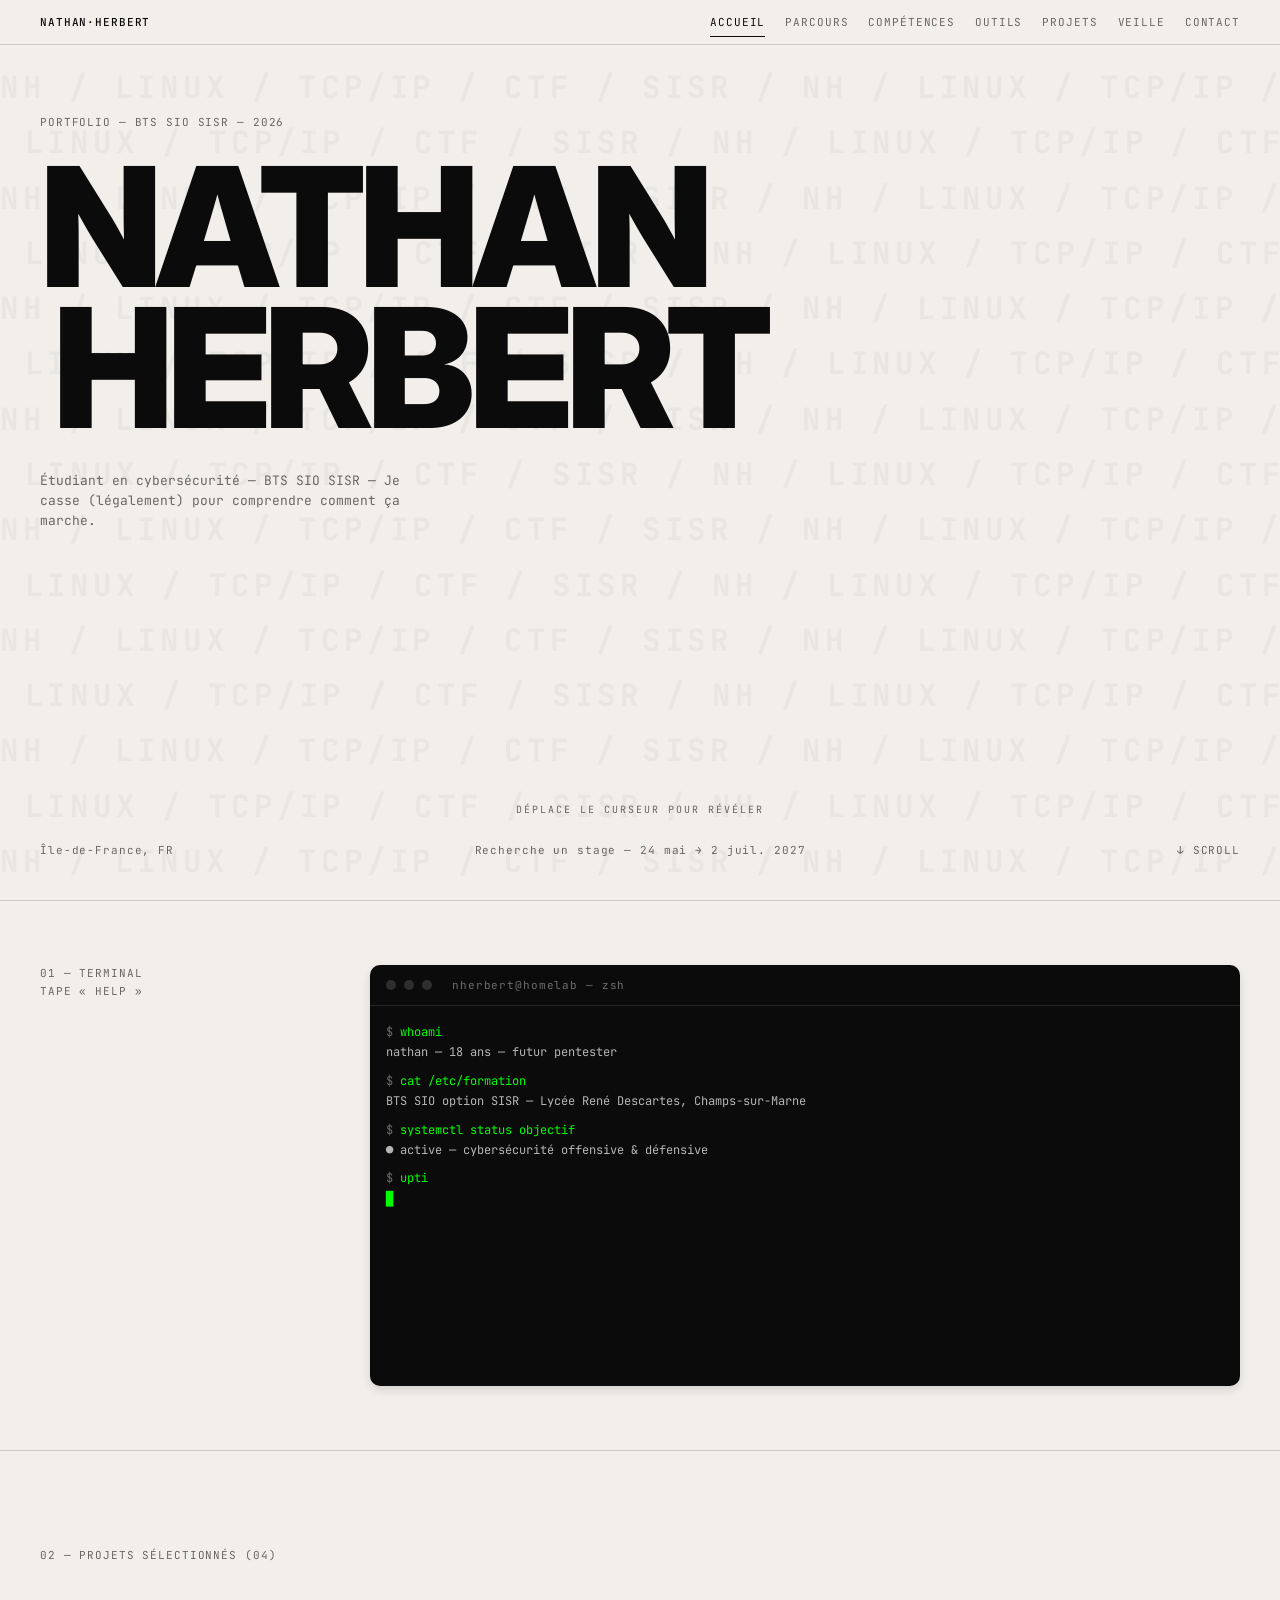
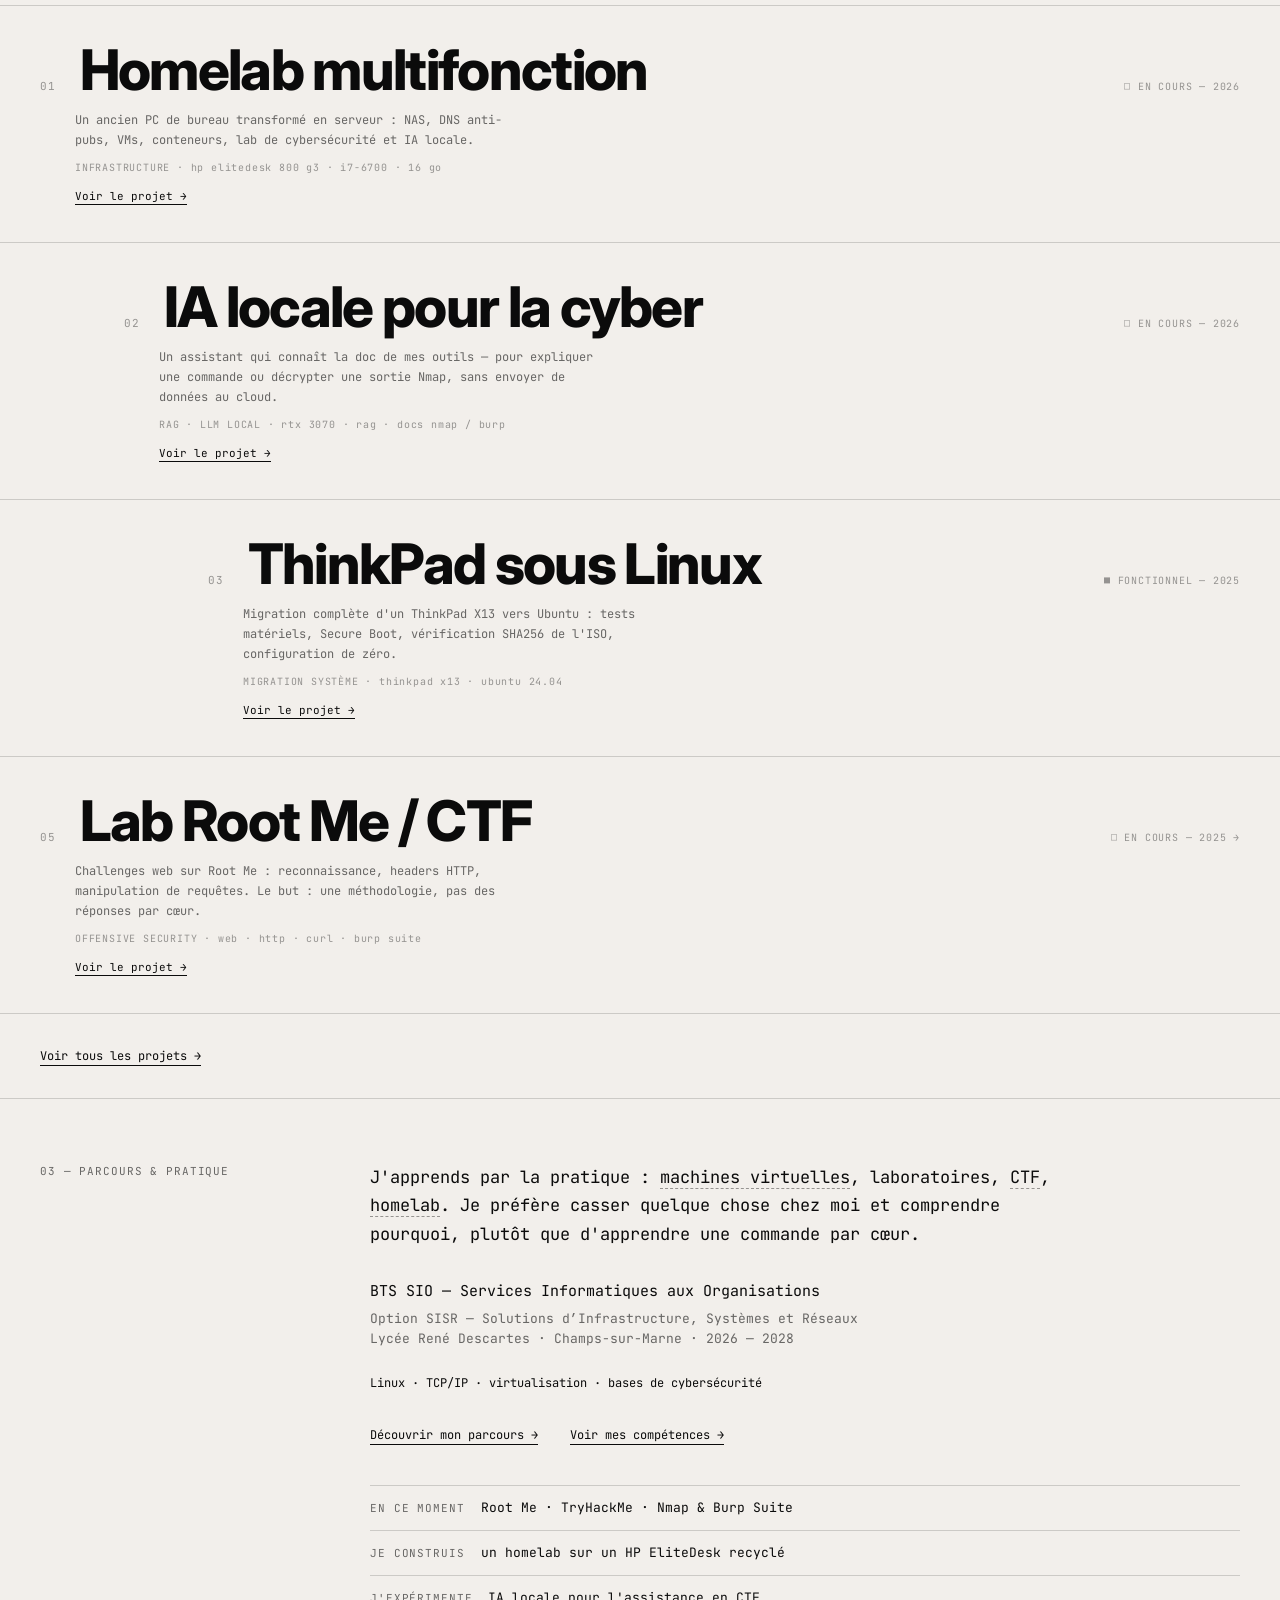
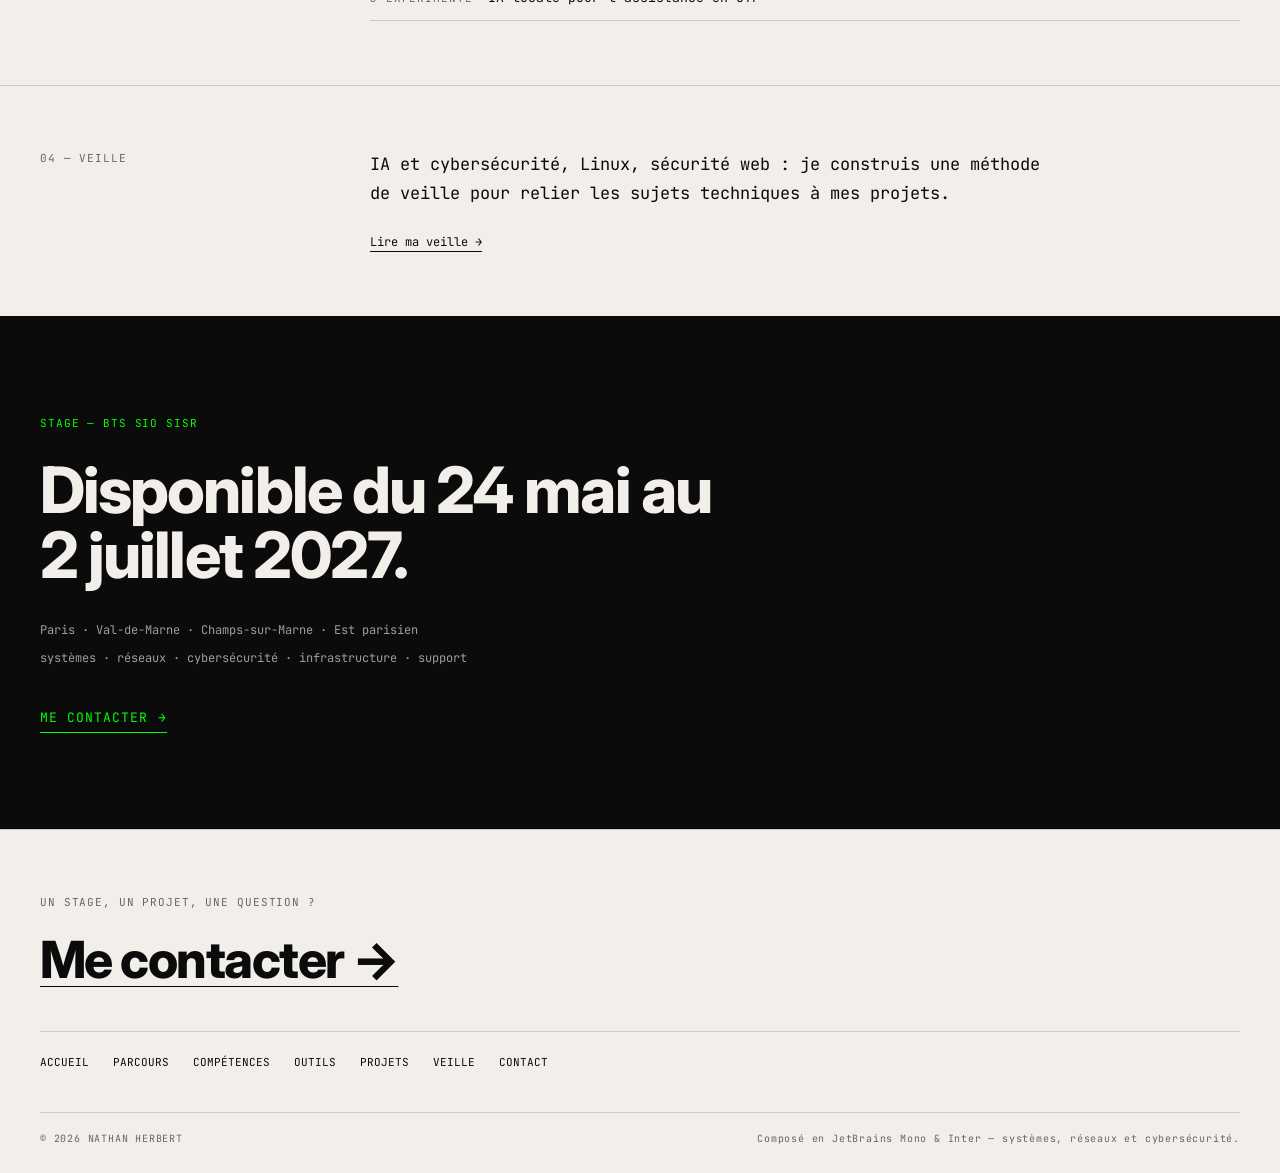
<file: index.html>
<!doctype html>
<html lang="fr">
  <head>
    <meta charset="UTF-8">
    <meta name="viewport" content="width=device-width, initial-scale=1.0">
    <meta name="description" content="Portfolio de Nathan Herbert, étudiant en BTS SIO option SISR, présentant ses projets en systèmes, réseaux, Linux et cybersécurité.">
    <meta property="og:title" content="Accueil | Portfolio Nathan Herbert">
    <meta property="og:description" content="Portfolio de Nathan Herbert, étudiant en BTS SIO option SISR, présentant ses projets en systèmes, réseaux, Linux et cybersécurité.">
    <meta property="og:type" content="website">
    <meta property="og:locale" content="fr_FR">
    <meta property="og:site_name" content="Portfolio Nathan Herbert">
    <link rel="icon" type="image/svg+xml" href="./assets/favicon.svg">
    <meta name="theme-color" content="#f2efeb">
    <title>Accueil | Portfolio Nathan Herbert</title>
    <link rel="preconnect" href="https://fonts.googleapis.com">
    <link rel="preconnect" href="https://fonts.gstatic.com" crossorigin="">
    <link href="https://fonts.googleapis.com/css2?family=Inter:opsz,wght@14..32,100..900&amp;family=JetBrains+Mono:ital,wght@0,100..800;1,100..800&amp;display=swap" rel="stylesheet">
    <link rel="stylesheet" href="./assets/style.css">
    <script src="./assets/site.js" defer=""></script>
    <meta name="portfolio-home" content="nathan-herbert">
  </head>
  <body>
    <header class="fixed inset-x-0 top-0 z-50 border-b bg-paper">
      <a href="#main-content" class="skip-link">Aller au contenu</a>
      <div class="flex h-11 items-center justify-between gap-4 px-5 text-11px tracking-wide tablet-px-10">
        <a class="shrink-0 font-medium hover-underline" href="./index.html">NATHAN·HERBERT</a>
        <nav aria-label="Navigation principale" class="hidden items-center gap-5 desktop-flex header-navigation">
          <a aria-current="page" class="nav-link nav-active" href="./index.html">Accueil</a>
          <a class="nav-link" href="./parcours/index.html">Parcours</a>
          <a class="nav-link" href="./competences/index.html">Compétences</a>
          <a class="nav-link" href="./outils/index.html">Outils</a>
          <a class="nav-link" href="./projets/index.html">Projets</a>
          <a class="nav-link" href="./veille/index.html">Veille</a>
          <a class="nav-link" href="./contact/index.html">Contact</a>
        </nav>
        <span class="hidden shrink-0 tabular-nums text-muted small-inline desktop-hidden wide-inline">Île-de-France — <time data-clock=""></time></span>
        <button type="button" aria-expanded="false" aria-controls="mobile-navigation" class="border px-3 py-1 uppercase desktop-hidden" hidden="" data-label-closed="Menu" data-label-open="Fermer">Menu</button>
      </div>
    </header>
    <main id="main-content" tabindex="-1">
      <section id="top" class="relative hero-height overflow-hidden">
        <div class="absolute inset-0 bg-paper">
          <div class="spotlight-pattern" aria-hidden="true">
            <div>NH / LINUX / TCP/IP / CTF / SISR / NH / LINUX / TCP/IP / CTF / SISR / NH / LINUX / TCP/IP / CTF / SISR / NH / LINUX / TCP/IP / CTF / SISR / NH / LINUX / TCP/IP / CTF / SISR / NH / LINUX / TCP/IP / CTF / SISR / NH / LINUX / TCP/IP / CTF / SISR / NH / LINUX / TCP/IP / CTF / SISR / NH / LINUX / TCP/IP / CTF / SISR / NH / LINUX / TCP/IP / CTF / SISR / </div>
            <div>NH / LINUX / TCP/IP / CTF / SISR / NH / LINUX / TCP/IP / CTF / SISR / NH / LINUX / TCP/IP / CTF / SISR / NH / LINUX / TCP/IP / CTF / SISR / NH / LINUX / TCP/IP / CTF / SISR / NH / LINUX / TCP/IP / CTF / SISR / NH / LINUX / TCP/IP / CTF / SISR / NH / LINUX / TCP/IP / CTF / SISR / NH / LINUX / TCP/IP / CTF / SISR / NH / LINUX / TCP/IP / CTF / SISR / </div>
            <div>NH / LINUX / TCP/IP / CTF / SISR / NH / LINUX / TCP/IP / CTF / SISR / NH / LINUX / TCP/IP / CTF / SISR / NH / LINUX / TCP/IP / CTF / SISR / NH / LINUX / TCP/IP / CTF / SISR / NH / LINUX / TCP/IP / CTF / SISR / NH / LINUX / TCP/IP / CTF / SISR / NH / LINUX / TCP/IP / CTF / SISR / NH / LINUX / TCP/IP / CTF / SISR / NH / LINUX / TCP/IP / CTF / SISR / </div>
            <div>NH / LINUX / TCP/IP / CTF / SISR / NH / LINUX / TCP/IP / CTF / SISR / NH / LINUX / TCP/IP / CTF / SISR / NH / LINUX / TCP/IP / CTF / SISR / NH / LINUX / TCP/IP / CTF / SISR / NH / LINUX / TCP/IP / CTF / SISR / NH / LINUX / TCP/IP / CTF / SISR / NH / LINUX / TCP/IP / CTF / SISR / NH / LINUX / TCP/IP / CTF / SISR / NH / LINUX / TCP/IP / CTF / SISR / </div>
            <div>NH / LINUX / TCP/IP / CTF / SISR / NH / LINUX / TCP/IP / CTF / SISR / NH / LINUX / TCP/IP / CTF / SISR / NH / LINUX / TCP/IP / CTF / SISR / NH / LINUX / TCP/IP / CTF / SISR / NH / LINUX / TCP/IP / CTF / SISR / NH / LINUX / TCP/IP / CTF / SISR / NH / LINUX / TCP/IP / CTF / SISR / NH / LINUX / TCP/IP / CTF / SISR / NH / LINUX / TCP/IP / CTF / SISR / </div>
            <div>NH / LINUX / TCP/IP / CTF / SISR / NH / LINUX / TCP/IP / CTF / SISR / NH / LINUX / TCP/IP / CTF / SISR / NH / LINUX / TCP/IP / CTF / SISR / NH / LINUX / TCP/IP / CTF / SISR / NH / LINUX / TCP/IP / CTF / SISR / NH / LINUX / TCP/IP / CTF / SISR / NH / LINUX / TCP/IP / CTF / SISR / NH / LINUX / TCP/IP / CTF / SISR / NH / LINUX / TCP/IP / CTF / SISR / </div>
            <div>NH / LINUX / TCP/IP / CTF / SISR / NH / LINUX / TCP/IP / CTF / SISR / NH / LINUX / TCP/IP / CTF / SISR / NH / LINUX / TCP/IP / CTF / SISR / NH / LINUX / TCP/IP / CTF / SISR / NH / LINUX / TCP/IP / CTF / SISR / NH / LINUX / TCP/IP / CTF / SISR / NH / LINUX / TCP/IP / CTF / SISR / NH / LINUX / TCP/IP / CTF / SISR / NH / LINUX / TCP/IP / CTF / SISR / </div>
            <div>NH / LINUX / TCP/IP / CTF / SISR / NH / LINUX / TCP/IP / CTF / SISR / NH / LINUX / TCP/IP / CTF / SISR / NH / LINUX / TCP/IP / CTF / SISR / NH / LINUX / TCP/IP / CTF / SISR / NH / LINUX / TCP/IP / CTF / SISR / NH / LINUX / TCP/IP / CTF / SISR / NH / LINUX / TCP/IP / CTF / SISR / NH / LINUX / TCP/IP / CTF / SISR / NH / LINUX / TCP/IP / CTF / SISR / </div>
            <div>NH / LINUX / TCP/IP / CTF / SISR / NH / LINUX / TCP/IP / CTF / SISR / NH / LINUX / TCP/IP / CTF / SISR / NH / LINUX / TCP/IP / CTF / SISR / NH / LINUX / TCP/IP / CTF / SISR / NH / LINUX / TCP/IP / CTF / SISR / NH / LINUX / TCP/IP / CTF / SISR / NH / LINUX / TCP/IP / CTF / SISR / NH / LINUX / TCP/IP / CTF / SISR / NH / LINUX / TCP/IP / CTF / SISR / </div>
            <div>NH / LINUX / TCP/IP / CTF / SISR / NH / LINUX / TCP/IP / CTF / SISR / NH / LINUX / TCP/IP / CTF / SISR / NH / LINUX / TCP/IP / CTF / SISR / NH / LINUX / TCP/IP / CTF / SISR / NH / LINUX / TCP/IP / CTF / SISR / NH / LINUX / TCP/IP / CTF / SISR / NH / LINUX / TCP/IP / CTF / SISR / NH / LINUX / TCP/IP / CTF / SISR / NH / LINUX / TCP/IP / CTF / SISR / </div>
            <div>NH / LINUX / TCP/IP / CTF / SISR / NH / LINUX / TCP/IP / CTF / SISR / NH / LINUX / TCP/IP / CTF / SISR / NH / LINUX / TCP/IP / CTF / SISR / NH / LINUX / TCP/IP / CTF / SISR / NH / LINUX / TCP/IP / CTF / SISR / NH / LINUX / TCP/IP / CTF / SISR / NH / LINUX / TCP/IP / CTF / SISR / NH / LINUX / TCP/IP / CTF / SISR / NH / LINUX / TCP/IP / CTF / SISR / </div>
            <div>NH / LINUX / TCP/IP / CTF / SISR / NH / LINUX / TCP/IP / CTF / SISR / NH / LINUX / TCP/IP / CTF / SISR / NH / LINUX / TCP/IP / CTF / SISR / NH / LINUX / TCP/IP / CTF / SISR / NH / LINUX / TCP/IP / CTF / SISR / NH / LINUX / TCP/IP / CTF / SISR / NH / LINUX / TCP/IP / CTF / SISR / NH / LINUX / TCP/IP / CTF / SISR / NH / LINUX / TCP/IP / CTF / SISR / </div>
            <div>NH / LINUX / TCP/IP / CTF / SISR / NH / LINUX / TCP/IP / CTF / SISR / NH / LINUX / TCP/IP / CTF / SISR / NH / LINUX / TCP/IP / CTF / SISR / NH / LINUX / TCP/IP / CTF / SISR / NH / LINUX / TCP/IP / CTF / SISR / NH / LINUX / TCP/IP / CTF / SISR / NH / LINUX / TCP/IP / CTF / SISR / NH / LINUX / TCP/IP / CTF / SISR / NH / LINUX / TCP/IP / CTF / SISR / </div>
            <div>NH / LINUX / TCP/IP / CTF / SISR / NH / LINUX / TCP/IP / CTF / SISR / NH / LINUX / TCP/IP / CTF / SISR / NH / LINUX / TCP/IP / CTF / SISR / NH / LINUX / TCP/IP / CTF / SISR / NH / LINUX / TCP/IP / CTF / SISR / NH / LINUX / TCP/IP / CTF / SISR / NH / LINUX / TCP/IP / CTF / SISR / NH / LINUX / TCP/IP / CTF / SISR / NH / LINUX / TCP/IP / CTF / SISR / </div>
            <div>NH / LINUX / TCP/IP / CTF / SISR / NH / LINUX / TCP/IP / CTF / SISR / NH / LINUX / TCP/IP / CTF / SISR / NH / LINUX / TCP/IP / CTF / SISR / NH / LINUX / TCP/IP / CTF / SISR / NH / LINUX / TCP/IP / CTF / SISR / NH / LINUX / TCP/IP / CTF / SISR / NH / LINUX / TCP/IP / CTF / SISR / NH / LINUX / TCP/IP / CTF / SISR / NH / LINUX / TCP/IP / CTF / SISR / </div>
            <div>NH / LINUX / TCP/IP / CTF / SISR / NH / LINUX / TCP/IP / CTF / SISR / NH / LINUX / TCP/IP / CTF / SISR / NH / LINUX / TCP/IP / CTF / SISR / NH / LINUX / TCP/IP / CTF / SISR / NH / LINUX / TCP/IP / CTF / SISR / NH / LINUX / TCP/IP / CTF / SISR / NH / LINUX / TCP/IP / CTF / SISR / NH / LINUX / TCP/IP / CTF / SISR / NH / LINUX / TCP/IP / CTF / SISR / </div>
            <div>NH / LINUX / TCP/IP / CTF / SISR / NH / LINUX / TCP/IP / CTF / SISR / NH / LINUX / TCP/IP / CTF / SISR / NH / LINUX / TCP/IP / CTF / SISR / NH / LINUX / TCP/IP / CTF / SISR / NH / LINUX / TCP/IP / CTF / SISR / NH / LINUX / TCP/IP / CTF / SISR / NH / LINUX / TCP/IP / CTF / SISR / NH / LINUX / TCP/IP / CTF / SISR / NH / LINUX / TCP/IP / CTF / SISR / </div>
            <div>NH / LINUX / TCP/IP / CTF / SISR / NH / LINUX / TCP/IP / CTF / SISR / NH / LINUX / TCP/IP / CTF / SISR / NH / LINUX / TCP/IP / CTF / SISR / NH / LINUX / TCP/IP / CTF / SISR / NH / LINUX / TCP/IP / CTF / SISR / NH / LINUX / TCP/IP / CTF / SISR / NH / LINUX / TCP/IP / CTF / SISR / NH / LINUX / TCP/IP / CTF / SISR / NH / LINUX / TCP/IP / CTF / SISR / </div>
            <div>NH / LINUX / TCP/IP / CTF / SISR / NH / LINUX / TCP/IP / CTF / SISR / NH / LINUX / TCP/IP / CTF / SISR / NH / LINUX / TCP/IP / CTF / SISR / NH / LINUX / TCP/IP / CTF / SISR / NH / LINUX / TCP/IP / CTF / SISR / NH / LINUX / TCP/IP / CTF / SISR / NH / LINUX / TCP/IP / CTF / SISR / NH / LINUX / TCP/IP / CTF / SISR / NH / LINUX / TCP/IP / CTF / SISR / </div>
            <div>NH / LINUX / TCP/IP / CTF / SISR / NH / LINUX / TCP/IP / CTF / SISR / NH / LINUX / TCP/IP / CTF / SISR / NH / LINUX / TCP/IP / CTF / SISR / NH / LINUX / TCP/IP / CTF / SISR / NH / LINUX / TCP/IP / CTF / SISR / NH / LINUX / TCP/IP / CTF / SISR / NH / LINUX / TCP/IP / CTF / SISR / NH / LINUX / TCP/IP / CTF / SISR / NH / LINUX / TCP/IP / CTF / SISR / </div>
            <div>NH / LINUX / TCP/IP / CTF / SISR / NH / LINUX / TCP/IP / CTF / SISR / NH / LINUX / TCP/IP / CTF / SISR / NH / LINUX / TCP/IP / CTF / SISR / NH / LINUX / TCP/IP / CTF / SISR / NH / LINUX / TCP/IP / CTF / SISR / NH / LINUX / TCP/IP / CTF / SISR / NH / LINUX / TCP/IP / CTF / SISR / NH / LINUX / TCP/IP / CTF / SISR / NH / LINUX / TCP/IP / CTF / SISR / </div>
            <div>NH / LINUX / TCP/IP / CTF / SISR / NH / LINUX / TCP/IP / CTF / SISR / NH / LINUX / TCP/IP / CTF / SISR / NH / LINUX / TCP/IP / CTF / SISR / NH / LINUX / TCP/IP / CTF / SISR / NH / LINUX / TCP/IP / CTF / SISR / NH / LINUX / TCP/IP / CTF / SISR / NH / LINUX / TCP/IP / CTF / SISR / NH / LINUX / TCP/IP / CTF / SISR / NH / LINUX / TCP/IP / CTF / SISR / </div>
            <div>NH / LINUX / TCP/IP / CTF / SISR / NH / LINUX / TCP/IP / CTF / SISR / NH / LINUX / TCP/IP / CTF / SISR / NH / LINUX / TCP/IP / CTF / SISR / NH / LINUX / TCP/IP / CTF / SISR / NH / LINUX / TCP/IP / CTF / SISR / NH / LINUX / TCP/IP / CTF / SISR / NH / LINUX / TCP/IP / CTF / SISR / NH / LINUX / TCP/IP / CTF / SISR / NH / LINUX / TCP/IP / CTF / SISR / </div>
            <div>NH / LINUX / TCP/IP / CTF / SISR / NH / LINUX / TCP/IP / CTF / SISR / NH / LINUX / TCP/IP / CTF / SISR / NH / LINUX / TCP/IP / CTF / SISR / NH / LINUX / TCP/IP / CTF / SISR / NH / LINUX / TCP/IP / CTF / SISR / NH / LINUX / TCP/IP / CTF / SISR / NH / LINUX / TCP/IP / CTF / SISR / NH / LINUX / TCP/IP / CTF / SISR / NH / LINUX / TCP/IP / CTF / SISR / </div>
          </div>
          <div class="absolute inset-0 flex flex-col justify-between px-5 pt-24 pb-8 tablet-px-10 tablet-pt-28 tablet-pb-10">
            <div>
              <p class="spotlight-secondary text-11px tracking-wide">PORTFOLIO — BTS SIO SISR — 2026</p>
              <h1 class="font-display mt-6 hero-title-size font-heavy-display uppercase leading-hero tracking-hero">NATHAN<br><span class="hero-name-indent">HERBERT</span></h1>
              <p class="spotlight-secondary mt-8 max-w-46ch text-13px leading-5">Étudiant en cybersécurité — BTS SIO SISR — Je casse (légalement) pour comprendre comment ça marche.</p>
            </div>
            <div class="spotlight-secondary hero-footer text-11px tracking-wide">
              <span>Île-de-France, FR</span>
              <span class="hero-availability">Recherche un stage — 24 mai → 2 juil. 2027</span>
              <span>↓ SCROLL</span>
            </div>
          </div>
          <p class="spotlight-hint pointer-events-none absolute left-half translate-x-center whitespace-nowrap text-10px uppercase tracking-extra-wide">déplace le curseur pour révéler</p>
        </div>
        <div aria-hidden="true" class="spotlight-alternate pointer-events-none absolute inset-0">
          <div class="spotlight-pattern" aria-hidden="true">
            <div>NH / LINUX / TCP/IP / CTF / SISR / NH / LINUX / TCP/IP / CTF / SISR / NH / LINUX / TCP/IP / CTF / SISR / NH / LINUX / TCP/IP / CTF / SISR / NH / LINUX / TCP/IP / CTF / SISR / NH / LINUX / TCP/IP / CTF / SISR / NH / LINUX / TCP/IP / CTF / SISR / NH / LINUX / TCP/IP / CTF / SISR / NH / LINUX / TCP/IP / CTF / SISR / NH / LINUX / TCP/IP / CTF / SISR / </div>
            <div>NH / LINUX / TCP/IP / CTF / SISR / NH / LINUX / TCP/IP / CTF / SISR / NH / LINUX / TCP/IP / CTF / SISR / NH / LINUX / TCP/IP / CTF / SISR / NH / LINUX / TCP/IP / CTF / SISR / NH / LINUX / TCP/IP / CTF / SISR / NH / LINUX / TCP/IP / CTF / SISR / NH / LINUX / TCP/IP / CTF / SISR / NH / LINUX / TCP/IP / CTF / SISR / NH / LINUX / TCP/IP / CTF / SISR / </div>
            <div>NH / LINUX / TCP/IP / CTF / SISR / NH / LINUX / TCP/IP / CTF / SISR / NH / LINUX / TCP/IP / CTF / SISR / NH / LINUX / TCP/IP / CTF / SISR / NH / LINUX / TCP/IP / CTF / SISR / NH / LINUX / TCP/IP / CTF / SISR / NH / LINUX / TCP/IP / CTF / SISR / NH / LINUX / TCP/IP / CTF / SISR / NH / LINUX / TCP/IP / CTF / SISR / NH / LINUX / TCP/IP / CTF / SISR / </div>
            <div>NH / LINUX / TCP/IP / CTF / SISR / NH / LINUX / TCP/IP / CTF / SISR / NH / LINUX / TCP/IP / CTF / SISR / NH / LINUX / TCP/IP / CTF / SISR / NH / LINUX / TCP/IP / CTF / SISR / NH / LINUX / TCP/IP / CTF / SISR / NH / LINUX / TCP/IP / CTF / SISR / NH / LINUX / TCP/IP / CTF / SISR / NH / LINUX / TCP/IP / CTF / SISR / NH / LINUX / TCP/IP / CTF / SISR / </div>
            <div>NH / LINUX / TCP/IP / CTF / SISR / NH / LINUX / TCP/IP / CTF / SISR / NH / LINUX / TCP/IP / CTF / SISR / NH / LINUX / TCP/IP / CTF / SISR / NH / LINUX / TCP/IP / CTF / SISR / NH / LINUX / TCP/IP / CTF / SISR / NH / LINUX / TCP/IP / CTF / SISR / NH / LINUX / TCP/IP / CTF / SISR / NH / LINUX / TCP/IP / CTF / SISR / NH / LINUX / TCP/IP / CTF / SISR / </div>
            <div>NH / LINUX / TCP/IP / CTF / SISR / NH / LINUX / TCP/IP / CTF / SISR / NH / LINUX / TCP/IP / CTF / SISR / NH / LINUX / TCP/IP / CTF / SISR / NH / LINUX / TCP/IP / CTF / SISR / NH / LINUX / TCP/IP / CTF / SISR / NH / LINUX / TCP/IP / CTF / SISR / NH / LINUX / TCP/IP / CTF / SISR / NH / LINUX / TCP/IP / CTF / SISR / NH / LINUX / TCP/IP / CTF / SISR / </div>
            <div>NH / LINUX / TCP/IP / CTF / SISR / NH / LINUX / TCP/IP / CTF / SISR / NH / LINUX / TCP/IP / CTF / SISR / NH / LINUX / TCP/IP / CTF / SISR / NH / LINUX / TCP/IP / CTF / SISR / NH / LINUX / TCP/IP / CTF / SISR / NH / LINUX / TCP/IP / CTF / SISR / NH / LINUX / TCP/IP / CTF / SISR / NH / LINUX / TCP/IP / CTF / SISR / NH / LINUX / TCP/IP / CTF / SISR / </div>
            <div>NH / LINUX / TCP/IP / CTF / SISR / NH / LINUX / TCP/IP / CTF / SISR / NH / LINUX / TCP/IP / CTF / SISR / NH / LINUX / TCP/IP / CTF / SISR / NH / LINUX / TCP/IP / CTF / SISR / NH / LINUX / TCP/IP / CTF / SISR / NH / LINUX / TCP/IP / CTF / SISR / NH / LINUX / TCP/IP / CTF / SISR / NH / LINUX / TCP/IP / CTF / SISR / NH / LINUX / TCP/IP / CTF / SISR / </div>
            <div>NH / LINUX / TCP/IP / CTF / SISR / NH / LINUX / TCP/IP / CTF / SISR / NH / LINUX / TCP/IP / CTF / SISR / NH / LINUX / TCP/IP / CTF / SISR / NH / LINUX / TCP/IP / CTF / SISR / NH / LINUX / TCP/IP / CTF / SISR / NH / LINUX / TCP/IP / CTF / SISR / NH / LINUX / TCP/IP / CTF / SISR / NH / LINUX / TCP/IP / CTF / SISR / NH / LINUX / TCP/IP / CTF / SISR / </div>
            <div>NH / LINUX / TCP/IP / CTF / SISR / NH / LINUX / TCP/IP / CTF / SISR / NH / LINUX / TCP/IP / CTF / SISR / NH / LINUX / TCP/IP / CTF / SISR / NH / LINUX / TCP/IP / CTF / SISR / NH / LINUX / TCP/IP / CTF / SISR / NH / LINUX / TCP/IP / CTF / SISR / NH / LINUX / TCP/IP / CTF / SISR / NH / LINUX / TCP/IP / CTF / SISR / NH / LINUX / TCP/IP / CTF / SISR / </div>
            <div>NH / LINUX / TCP/IP / CTF / SISR / NH / LINUX / TCP/IP / CTF / SISR / NH / LINUX / TCP/IP / CTF / SISR / NH / LINUX / TCP/IP / CTF / SISR / NH / LINUX / TCP/IP / CTF / SISR / NH / LINUX / TCP/IP / CTF / SISR / NH / LINUX / TCP/IP / CTF / SISR / NH / LINUX / TCP/IP / CTF / SISR / NH / LINUX / TCP/IP / CTF / SISR / NH / LINUX / TCP/IP / CTF / SISR / </div>
            <div>NH / LINUX / TCP/IP / CTF / SISR / NH / LINUX / TCP/IP / CTF / SISR / NH / LINUX / TCP/IP / CTF / SISR / NH / LINUX / TCP/IP / CTF / SISR / NH / LINUX / TCP/IP / CTF / SISR / NH / LINUX / TCP/IP / CTF / SISR / NH / LINUX / TCP/IP / CTF / SISR / NH / LINUX / TCP/IP / CTF / SISR / NH / LINUX / TCP/IP / CTF / SISR / NH / LINUX / TCP/IP / CTF / SISR / </div>
            <div>NH / LINUX / TCP/IP / CTF / SISR / NH / LINUX / TCP/IP / CTF / SISR / NH / LINUX / TCP/IP / CTF / SISR / NH / LINUX / TCP/IP / CTF / SISR / NH / LINUX / TCP/IP / CTF / SISR / NH / LINUX / TCP/IP / CTF / SISR / NH / LINUX / TCP/IP / CTF / SISR / NH / LINUX / TCP/IP / CTF / SISR / NH / LINUX / TCP/IP / CTF / SISR / NH / LINUX / TCP/IP / CTF / SISR / </div>
            <div>NH / LINUX / TCP/IP / CTF / SISR / NH / LINUX / TCP/IP / CTF / SISR / NH / LINUX / TCP/IP / CTF / SISR / NH / LINUX / TCP/IP / CTF / SISR / NH / LINUX / TCP/IP / CTF / SISR / NH / LINUX / TCP/IP / CTF / SISR / NH / LINUX / TCP/IP / CTF / SISR / NH / LINUX / TCP/IP / CTF / SISR / NH / LINUX / TCP/IP / CTF / SISR / NH / LINUX / TCP/IP / CTF / SISR / </div>
            <div>NH / LINUX / TCP/IP / CTF / SISR / NH / LINUX / TCP/IP / CTF / SISR / NH / LINUX / TCP/IP / CTF / SISR / NH / LINUX / TCP/IP / CTF / SISR / NH / LINUX / TCP/IP / CTF / SISR / NH / LINUX / TCP/IP / CTF / SISR / NH / LINUX / TCP/IP / CTF / SISR / NH / LINUX / TCP/IP / CTF / SISR / NH / LINUX / TCP/IP / CTF / SISR / NH / LINUX / TCP/IP / CTF / SISR / </div>
            <div>NH / LINUX / TCP/IP / CTF / SISR / NH / LINUX / TCP/IP / CTF / SISR / NH / LINUX / TCP/IP / CTF / SISR / NH / LINUX / TCP/IP / CTF / SISR / NH / LINUX / TCP/IP / CTF / SISR / NH / LINUX / TCP/IP / CTF / SISR / NH / LINUX / TCP/IP / CTF / SISR / NH / LINUX / TCP/IP / CTF / SISR / NH / LINUX / TCP/IP / CTF / SISR / NH / LINUX / TCP/IP / CTF / SISR / </div>
            <div>NH / LINUX / TCP/IP / CTF / SISR / NH / LINUX / TCP/IP / CTF / SISR / NH / LINUX / TCP/IP / CTF / SISR / NH / LINUX / TCP/IP / CTF / SISR / NH / LINUX / TCP/IP / CTF / SISR / NH / LINUX / TCP/IP / CTF / SISR / NH / LINUX / TCP/IP / CTF / SISR / NH / LINUX / TCP/IP / CTF / SISR / NH / LINUX / TCP/IP / CTF / SISR / NH / LINUX / TCP/IP / CTF / SISR / </div>
            <div>NH / LINUX / TCP/IP / CTF / SISR / NH / LINUX / TCP/IP / CTF / SISR / NH / LINUX / TCP/IP / CTF / SISR / NH / LINUX / TCP/IP / CTF / SISR / NH / LINUX / TCP/IP / CTF / SISR / NH / LINUX / TCP/IP / CTF / SISR / NH / LINUX / TCP/IP / CTF / SISR / NH / LINUX / TCP/IP / CTF / SISR / NH / LINUX / TCP/IP / CTF / SISR / NH / LINUX / TCP/IP / CTF / SISR / </div>
            <div>NH / LINUX / TCP/IP / CTF / SISR / NH / LINUX / TCP/IP / CTF / SISR / NH / LINUX / TCP/IP / CTF / SISR / NH / LINUX / TCP/IP / CTF / SISR / NH / LINUX / TCP/IP / CTF / SISR / NH / LINUX / TCP/IP / CTF / SISR / NH / LINUX / TCP/IP / CTF / SISR / NH / LINUX / TCP/IP / CTF / SISR / NH / LINUX / TCP/IP / CTF / SISR / NH / LINUX / TCP/IP / CTF / SISR / </div>
            <div>NH / LINUX / TCP/IP / CTF / SISR / NH / LINUX / TCP/IP / CTF / SISR / NH / LINUX / TCP/IP / CTF / SISR / NH / LINUX / TCP/IP / CTF / SISR / NH / LINUX / TCP/IP / CTF / SISR / NH / LINUX / TCP/IP / CTF / SISR / NH / LINUX / TCP/IP / CTF / SISR / NH / LINUX / TCP/IP / CTF / SISR / NH / LINUX / TCP/IP / CTF / SISR / NH / LINUX / TCP/IP / CTF / SISR / </div>
            <div>NH / LINUX / TCP/IP / CTF / SISR / NH / LINUX / TCP/IP / CTF / SISR / NH / LINUX / TCP/IP / CTF / SISR / NH / LINUX / TCP/IP / CTF / SISR / NH / LINUX / TCP/IP / CTF / SISR / NH / LINUX / TCP/IP / CTF / SISR / NH / LINUX / TCP/IP / CTF / SISR / NH / LINUX / TCP/IP / CTF / SISR / NH / LINUX / TCP/IP / CTF / SISR / NH / LINUX / TCP/IP / CTF / SISR / </div>
            <div>NH / LINUX / TCP/IP / CTF / SISR / NH / LINUX / TCP/IP / CTF / SISR / NH / LINUX / TCP/IP / CTF / SISR / NH / LINUX / TCP/IP / CTF / SISR / NH / LINUX / TCP/IP / CTF / SISR / NH / LINUX / TCP/IP / CTF / SISR / NH / LINUX / TCP/IP / CTF / SISR / NH / LINUX / TCP/IP / CTF / SISR / NH / LINUX / TCP/IP / CTF / SISR / NH / LINUX / TCP/IP / CTF / SISR / </div>
            <div>NH / LINUX / TCP/IP / CTF / SISR / NH / LINUX / TCP/IP / CTF / SISR / NH / LINUX / TCP/IP / CTF / SISR / NH / LINUX / TCP/IP / CTF / SISR / NH / LINUX / TCP/IP / CTF / SISR / NH / LINUX / TCP/IP / CTF / SISR / NH / LINUX / TCP/IP / CTF / SISR / NH / LINUX / TCP/IP / CTF / SISR / NH / LINUX / TCP/IP / CTF / SISR / NH / LINUX / TCP/IP / CTF / SISR / </div>
            <div>NH / LINUX / TCP/IP / CTF / SISR / NH / LINUX / TCP/IP / CTF / SISR / NH / LINUX / TCP/IP / CTF / SISR / NH / LINUX / TCP/IP / CTF / SISR / NH / LINUX / TCP/IP / CTF / SISR / NH / LINUX / TCP/IP / CTF / SISR / NH / LINUX / TCP/IP / CTF / SISR / NH / LINUX / TCP/IP / CTF / SISR / NH / LINUX / TCP/IP / CTF / SISR / NH / LINUX / TCP/IP / CTF / SISR / </div>
          </div>
          <div class="absolute inset-0 flex flex-col justify-between px-5 pt-24 pb-8 tablet-px-10 tablet-pt-28 tablet-pb-10">
            <div>
              <p class="spotlight-secondary text-11px tracking-wide">$ whoami — accès à la couche système</p>
              <div class="font-display mt-6 hero-title-size font-heavy-display uppercase leading-hero tracking-hero">N4TH4N<br><span class="hero-name-indent">H3RB3R7</span></div>
              <p class="spotlight-secondary mt-8 max-w-46ch text-13px leading-5">Linux · réseaux · homelab · cybersécurité. Explorer, tester, comprendre.</p>
            </div>
            <div class="spotlight-secondary hero-footer text-11px tracking-wide">
              <span>48.8566° N, 2.3522° E</span>
              <span class="hero-availability">Recherche un stage — 24 mai → 2 juil. 2027</span>
              <span>↓ SCROLL</span>
            </div>
          </div>
          <p class="spotlight-hint pointer-events-none absolute left-half translate-x-center whitespace-nowrap text-10px uppercase tracking-extra-wide">déplace le curseur pour révéler</p>
        </div>
      </section>
      <section class="editorial-section">
        <h2 class="eyebrow">01 — Terminal<br><span>tape « help »</span></h2>
        <div class="min-w-0">
          <div class="overflow-hidden terminal-rounded bg-terminal terminal-shadow" data-terminal="">
            <div class="flex items-center gap-2 border-b border-white-10 px-4 py-10px">
              <span class="h-10px w-10px shrink-0 rounded-full bg-white-15"></span>
              <span class="h-10px w-10px shrink-0 rounded-full bg-white-15"></span>
              <span class="h-10px w-10px shrink-0 rounded-full bg-white-15"></span>
              <span class="ml-3 min-w-0 text-11px tracking-wide text-white-40">nherbert@homelab — zsh</span>
            </div>
            <div class="terminal-height cursor-text overflow-y-auto p-4 text-12px leading-copy tablet-terminal-height terminal-body">
              <p class="whitespace-pre-wrap text-terminal-green" data-command=""><span class="text-white-40" aria-hidden="true">$ </span>whoami</p>
              <p class="mb-2 whitespace-pre-wrap text-white-70">nathan — 18 ans — futur pentester</p>
              <p class="whitespace-pre-wrap text-terminal-green" data-command=""><span class="text-white-40" aria-hidden="true">$ </span>cat /etc/formation</p>
              <p class="mb-2 whitespace-pre-wrap text-white-70">BTS SIO option SISR — Lycée René Descartes, Champs-sur-Marne</p>
              <p class="whitespace-pre-wrap text-terminal-green" data-command=""><span class="text-white-40" aria-hidden="true">$ </span>systemctl status objectif</p>
              <p class="mb-2 whitespace-pre-wrap text-white-70">● active — cybersécurité offensive &amp; défensive</p>
              <p class="whitespace-pre-wrap text-terminal-green" data-command=""><span class="text-white-40" aria-hidden="true">$ </span>uptime</p>
              <p class="mb-2 whitespace-pre-wrap text-white-70">apprentissage continu depuis la première ligne de bash</p>
              <form class="flex items-center text-terminal-green" data-terminal-command="" hidden="">
                <span class="mr-2 text-white-40" aria-hidden="true">$</span>
                <input class="terminal-input min-w-0 w-full bg-transparent text-terminal-green caret-green" autocapitalize="off" autocomplete="off" spellcheck="false" aria-label="terminal — tape help">
              </form>
              <span class="caret-blink text-terminal-green" hidden="" aria-hidden="true">█</span>
            </div>
          </div>
        </div>
      </section>
      <section class="border-t pt-16 tablet-pt-24">
        <h2 class="eyebrow px-5 tablet-px-10">02 — Projets sélectionnés (04)</h2>
        <div class="mt-10">
          <div>
            <a class="project-row group" href="./projets/homelab/index.html"><div class="tablet-ml-0"><div class="flex flex-wrap items-baseline gap-x-6 gap-y-2"><span class="project-muted text-11px tracking-wide">01</span><h2 class="font-display min-w-0 project-title-size font-bold-display leading-none tracking-tight">Homelab multifonction</h2><span class="project-muted ml-auto text-10px uppercase tracking-wide">□ En cours — 2026</span></div><div class="mt-3 space-y-2 tablet-project-indent"><p class="project-description max-w-62ch text-12px leading-5">Un ancien PC de bureau transformé en serveur : NAS, DNS anti-pubs, VMs, conteneurs, lab de cybersécurité et IA locale.</p><p class="project-muted text-10px tracking-wide">INFRASTRUCTURE · hp elitedesk 800 g3 · i7-6700 · 16 go</p><span class="project-link inline-block text-11px underline underline-offset-4">Voir le projet →</span></div></div></a>
            <a class="project-row group" href="./projets/ia-cyber/index.html"><div class="tablet-timeline-indent"><div class="flex flex-wrap items-baseline gap-x-6 gap-y-2"><span class="project-muted text-11px tracking-wide">02</span><h2 class="font-display min-w-0 project-title-size font-bold-display leading-none tracking-tight">IA locale pour la cyber</h2><span class="project-muted ml-auto text-10px uppercase tracking-wide">□ En cours — 2026</span></div><div class="mt-3 space-y-2 tablet-project-indent"><p class="project-description max-w-62ch text-12px leading-5">Un assistant qui connaît la doc de mes outils — pour expliquer une commande ou décrypter une sortie Nmap, sans envoyer de données au cloud.</p><p class="project-muted text-10px tracking-wide">RAG · LLM LOCAL · rtx 3070 · rag · docs nmap / burp</p><span class="project-link inline-block text-11px underline underline-offset-4">Voir le projet →</span></div></div></a>
            <a class="project-row group" href="./projets/thinkpad-linux/index.html"><div class="tablet-timeline-indent-large"><div class="flex flex-wrap items-baseline gap-x-6 gap-y-2"><span class="project-muted text-11px tracking-wide">03</span><h2 class="font-display min-w-0 project-title-size font-bold-display leading-none tracking-tight">ThinkPad sous Linux</h2><span class="project-muted ml-auto text-10px uppercase tracking-wide">■ Fonctionnel — 2025</span></div><div class="mt-3 space-y-2 tablet-project-indent"><p class="project-description max-w-62ch text-12px leading-5">Migration complète d'un ThinkPad X13 vers Ubuntu : tests matériels, Secure Boot, vérification SHA256 de l'ISO, configuration de zéro.</p><p class="project-muted text-10px tracking-wide">MIGRATION SYSTÈME · thinkpad x13 · ubuntu 24.04</p><span class="project-link inline-block text-11px underline underline-offset-4">Voir le projet →</span></div></div></a>
            <a class="project-row group" href="./projets/root-me-ctf/index.html"><div class="tablet-ml-0"><div class="flex flex-wrap items-baseline gap-x-6 gap-y-2"><span class="project-muted text-11px tracking-wide">05</span><h2 class="font-display min-w-0 project-title-size font-bold-display leading-none tracking-tight">Lab Root Me / CTF</h2><span class="project-muted ml-auto text-10px uppercase tracking-wide">□ En cours — 2025 →</span></div><div class="mt-3 space-y-2 tablet-project-indent"><p class="project-description max-w-62ch text-12px leading-5">Challenges web sur Root Me : reconnaissance, headers HTTP, manipulation de requêtes. Le but : une méthodologie, pas des réponses par cœur.</p><p class="project-muted text-10px tracking-wide">OFFENSIVE SECURITY · web · http · curl · burp suite</p><span class="project-link inline-block text-11px underline underline-offset-4">Voir le projet →</span></div></div></a>
          </div>
        </div>
        <div class="px-5 py-8 tablet-px-10">
          <a class="text-link" href="./projets/index.html">Voir tous les projets →</a>
        </div>
      </section>
      <section class="editorial-section">
        <h2 class="eyebrow">03 — Parcours &amp; pratique</h2>
        <div>
          <p class="reading-copy">J'apprends par la pratique : <span class="cursor-default border-b border-dashed border-muted glitch-word"><span class="sr-only">machines virtuelles</span><span aria-hidden="true">machines virtuelles</span></span>, laboratoires, <span class="cursor-default border-b border-dashed border-muted glitch-word"><span class="sr-only">CTF</span><span aria-hidden="true">CTF</span></span>, <span class="cursor-default border-b border-dashed border-muted glitch-word"><span class="sr-only">homelab</span><span aria-hidden="true">homelab</span></span>. Je préfère casser quelque chose chez moi et comprendre pourquoi, plutôt que d'apprendre une commande par cœur.</p>
          <p class="mt-8 text-15px">BTS SIO — Services Informatiques aux Organisations</p>
          <p class="mt-2 text-muted">Option SISR — Solutions d’Infrastructure, Systèmes et Réseaux<br>Lycée René Descartes · Champs-sur-Marne · 2026 — 2028</p>
          <p class="mt-6 text-12px">Linux · TCP/IP · virtualisation · bases de cybersécurité</p>
          <div class="mt-8 flex flex-wrap gap-x-8 gap-y-4">
            <a class="text-link" href="./parcours/index.html">Découvrir mon parcours →</a>
            <a class="text-link" href="./competences/index.html">Voir mes compétences →</a>
          </div>
          <ul class="ruled-list mt-10">
            <li><span class="eyebrow mr-4">EN CE MOMENT</span>Root Me · TryHackMe · Nmap &amp; Burp Suite</li>
            <li><span class="eyebrow mr-4">JE CONSTRUIS</span>un homelab sur un HP EliteDesk recyclé</li>
            <li><span class="eyebrow mr-4">J'EXPÉRIMENTE</span>IA locale pour l'assistance en CTF</li>
          </ul>
        </div>
      </section>
      <section class="editorial-section">
        <h2 class="eyebrow">04 — Veille</h2>
        <div>
          <p class="reading-copy">IA et cybersécurité, Linux, sécurité web : je construis une méthode de veille pour relier les sujets techniques à mes projets.</p>
          <a class="text-link mt-6 inline-block" href="./veille/index.html">Lire ma veille →</a>
        </div>
      </section>
      <section class="stage-section border-t bg-ink px-5 py-16 text-paper tablet-px-10 tablet-py-24">
        <p class="text-11px tracking-wide text-green">STAGE — BTS SIO SISR</p>
        <h2 class="font-display mt-6 max-w-16ch stage-title-size font-bold-display leading-display tracking-tight">Disponible du 24 mai au 2 juillet 2027.</h2>
        <div class="mt-8 space-y-2 text-12px leading-5 text-white-60">
          <p>Paris · Val-de-Marne · Champs-sur-Marne · Est parisien</p>
          <p>systèmes · réseaux · cybersécurité · infrastructure · support</p>
        </div>
        <a class="mt-10 inline-block border-b border-green pb-1 text-13px uppercase tracking-wide text-green transition-colors duration-150 hover-bg-green hover-text-ink" href="./contact/index.html">Me contacter →</a>
      </section>
    </main>
    <footer class="site-footer">
      <p class="eyebrow">Un stage, un projet, une question ?</p>
      <a class="font-display mt-4 inline-block footer-title-size font-bold-display leading-tight tracking-tight underline decoration-1 underline-offset-8" href="./contact/index.html">Me contacter →</a>
      <nav aria-label="Portfolio Nathan Herbert" class="mt-10 flex flex-wrap gap-x-6 gap-y-3 border-t pt-5">
        <a class="text-11px uppercase hover-underline" href="./index.html">Accueil</a>
        <a class="text-11px uppercase hover-underline" href="./parcours/index.html">Parcours</a>
        <a class="text-11px uppercase hover-underline" href="./competences/index.html">Compétences</a>
        <a class="text-11px uppercase hover-underline" href="./outils/index.html">Outils</a>
        <a class="text-11px uppercase hover-underline" href="./projets/index.html">Projets</a>
        <a class="text-11px uppercase hover-underline" href="./veille/index.html">Veille</a>
        <a class="text-11px uppercase hover-underline" href="./contact/index.html">Contact</a>
      </nav>
      <div class="mt-10 flex flex-wrap justify-between gap-3 border-t pt-4 text-10px tracking-wide text-muted">
        <span>© 2026 NATHAN HERBERT</span>
        <span>Composé en JetBrains Mono &amp; Inter — systèmes, réseaux et cybersécurité.</span>
      </div>
    </footer>
  </body>
</html>
</file>
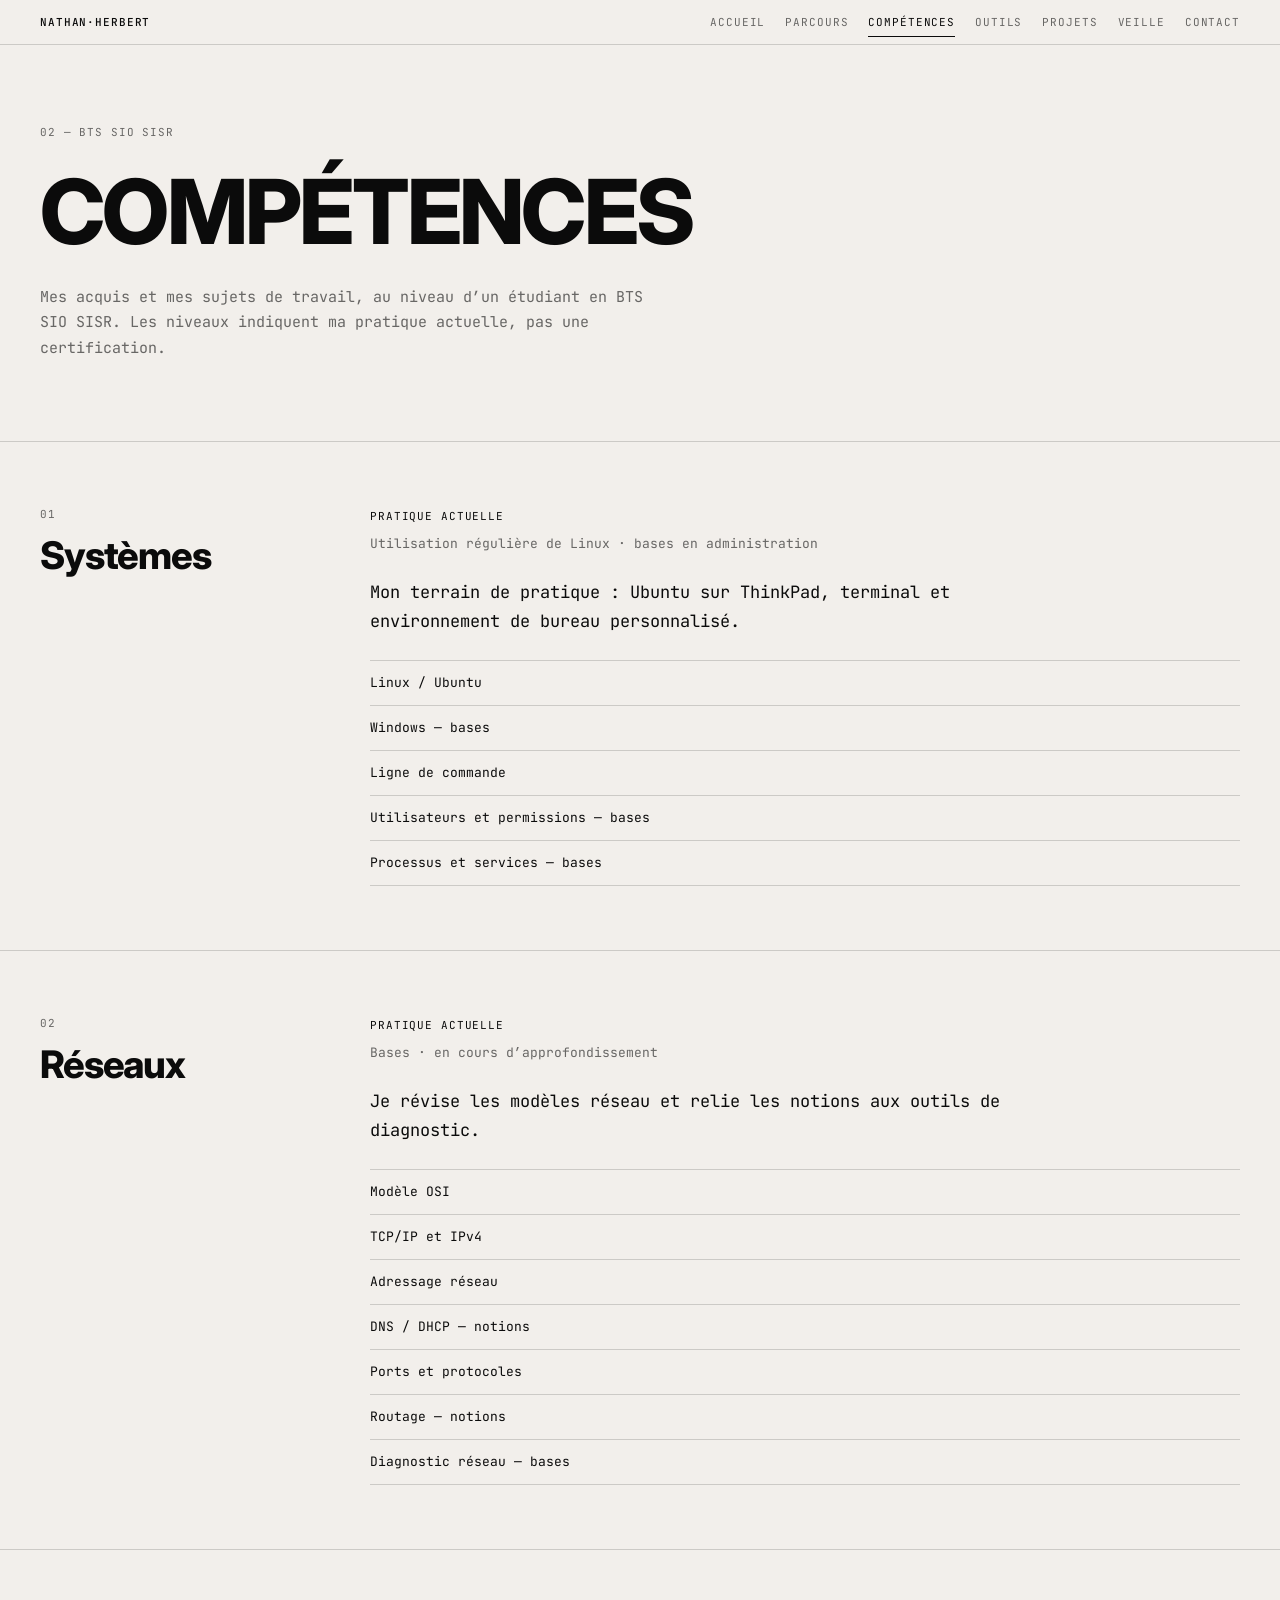
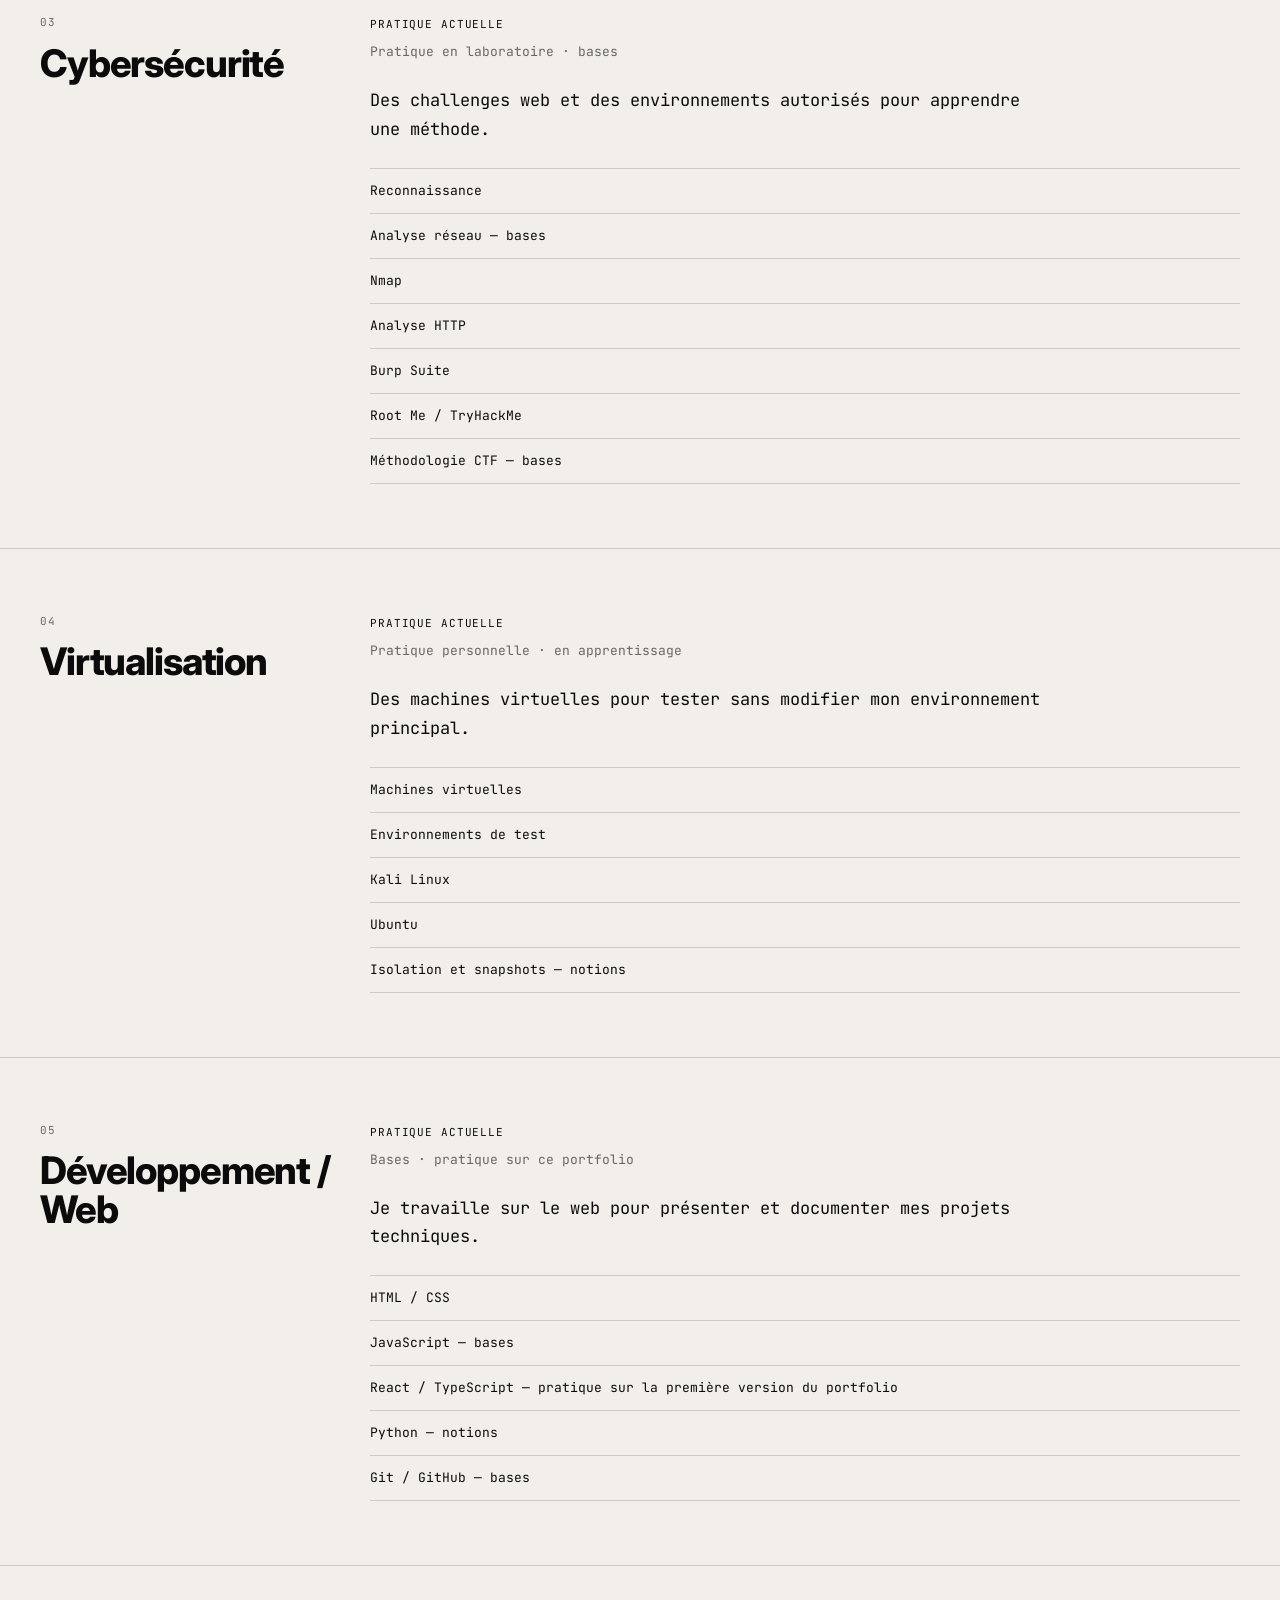
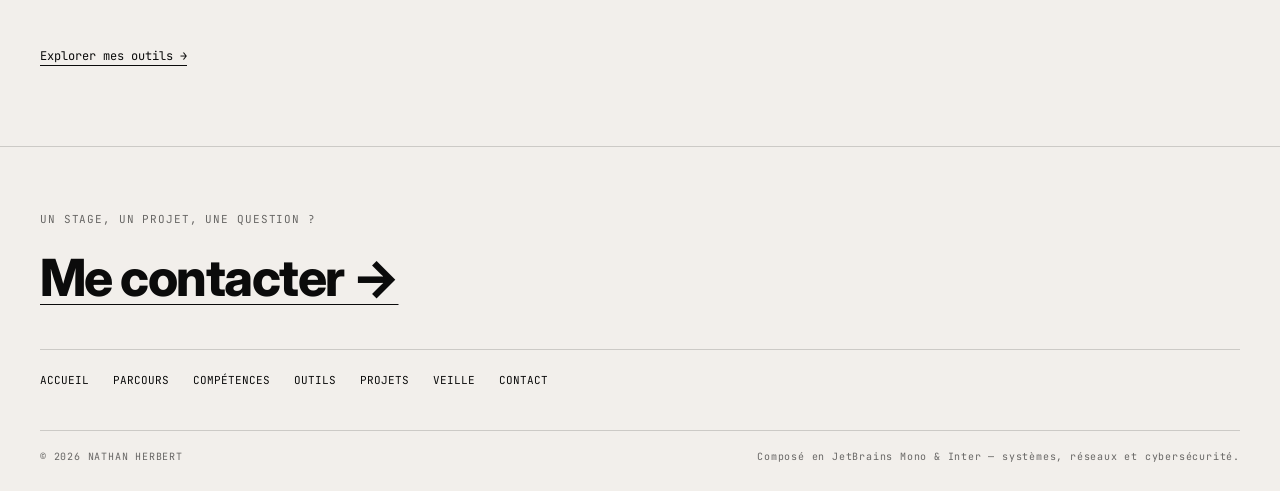
<file: competences/index.html>
<!doctype html>
<html lang="fr">
  <head>
    <meta charset="UTF-8">
    <meta name="viewport" content="width=device-width, initial-scale=1.0">
    <meta name="description" content="Mes acquis et mes sujets de travail, au niveau d’un étudiant en BTS SIO SISR. Les niveaux indiquent ma pratique actuelle, pas une certification.">
    <meta property="og:title" content="Compétences | Portfolio Nathan Herbert">
    <meta property="og:description" content="Mes acquis et mes sujets de travail, au niveau d’un étudiant en BTS SIO SISR. Les niveaux indiquent ma pratique actuelle, pas une certification.">
    <meta property="og:type" content="website">
    <meta property="og:locale" content="fr_FR">
    <meta property="og:site_name" content="Portfolio Nathan Herbert">
    <link rel="icon" type="image/svg+xml" href="../assets/favicon.svg">
    <meta name="theme-color" content="#f2efeb">
    <title>Compétences | Portfolio Nathan Herbert</title>
    <link rel="preconnect" href="https://fonts.googleapis.com">
    <link rel="preconnect" href="https://fonts.gstatic.com" crossorigin="">
    <link href="https://fonts.googleapis.com/css2?family=Inter:opsz,wght@14..32,100..900&amp;family=JetBrains+Mono:ital,wght@0,100..800;1,100..800&amp;display=swap" rel="stylesheet">
    <link rel="stylesheet" href="../assets/style.css">
    <script src="../assets/site.js" defer=""></script>
  </head>
  <body>
    <header class="fixed inset-x-0 top-0 z-50 border-b bg-paper">
      <a href="#main-content" class="skip-link">Aller au contenu</a>
      <div class="flex h-11 items-center justify-between gap-4 px-5 text-11px tracking-wide tablet-px-10">
        <a class="shrink-0 font-medium hover-underline" href="../index.html">NATHAN·HERBERT</a>
        <nav aria-label="Navigation principale" class="hidden items-center gap-5 desktop-flex header-navigation">
          <a class="nav-link" href="../index.html">Accueil</a>
          <a class="nav-link" href="../parcours/index.html">Parcours</a>
          <a aria-current="page" class="nav-link nav-active" href="../competences/index.html">Compétences</a>
          <a class="nav-link" href="../outils/index.html">Outils</a>
          <a class="nav-link" href="../projets/index.html">Projets</a>
          <a class="nav-link" href="../veille/index.html">Veille</a>
          <a class="nav-link" href="../contact/index.html">Contact</a>
        </nav>
        <span class="hidden shrink-0 tabular-nums text-muted small-inline desktop-hidden wide-inline">Île-de-France — <time data-clock=""></time></span>
        <button type="button" aria-expanded="false" aria-controls="mobile-navigation" class="border px-3 py-1 uppercase desktop-hidden" hidden="" data-label-closed="Menu" data-label-open="Fermer">Menu</button>
      </div>
    </header>
    <main id="main-content" tabindex="-1" class="page-shell">
      <div class="page-heading">
        <p class="eyebrow">02 — BTS SIO SISR</p>
        <h1 class="display-title">Compétences</h1>
        <p class="page-intro">Mes acquis et mes sujets de travail, au niveau d’un étudiant en BTS SIO SISR. Les niveaux indiquent ma pratique actuelle, pas une certification.</p>
      </div>
      <section class="editorial-section">
        <div>
          <p class="eyebrow">01</p>
          <h2 class="section-title mt-3">Systèmes</h2>
        </div>
        <div>
          <p class="text-11px uppercase tracking-wide">Pratique actuelle</p>
          <p class="mt-2 text-muted">Utilisation régulière de Linux · bases en administration</p>
          <p class="reading-copy mt-6">Mon terrain de pratique : Ubuntu sur ThinkPad, terminal et environnement de bureau personnalisé.</p>
          <ul class="ruled-list mt-6">
            <li>Linux / Ubuntu</li>
            <li>Windows — bases</li>
            <li>Ligne de commande</li>
            <li>Utilisateurs et permissions — bases</li>
            <li>Processus et services — bases</li>
          </ul>
        </div>
      </section>
      <section class="editorial-section">
        <div>
          <p class="eyebrow">02</p>
          <h2 class="section-title mt-3">Réseaux</h2>
        </div>
        <div>
          <p class="text-11px uppercase tracking-wide">Pratique actuelle</p>
          <p class="mt-2 text-muted">Bases · en cours d’approfondissement</p>
          <p class="reading-copy mt-6">Je révise les modèles réseau et relie les notions aux outils de diagnostic.</p>
          <ul class="ruled-list mt-6">
            <li>Modèle OSI</li>
            <li>TCP/IP et IPv4</li>
            <li>Adressage réseau</li>
            <li>DNS / DHCP — notions</li>
            <li>Ports et protocoles</li>
            <li>Routage — notions</li>
            <li>Diagnostic réseau — bases</li>
          </ul>
        </div>
      </section>
      <section class="editorial-section">
        <div>
          <p class="eyebrow">03</p>
          <h2 class="section-title mt-3">Cybersécurité</h2>
        </div>
        <div>
          <p class="text-11px uppercase tracking-wide">Pratique actuelle</p>
          <p class="mt-2 text-muted">Pratique en laboratoire · bases</p>
          <p class="reading-copy mt-6">Des challenges web et des environnements autorisés pour apprendre une méthode.</p>
          <ul class="ruled-list mt-6">
            <li>Reconnaissance</li>
            <li>Analyse réseau — bases</li>
            <li>Nmap</li>
            <li>Analyse HTTP</li>
            <li>Burp Suite</li>
            <li>Root Me / TryHackMe</li>
            <li>Méthodologie CTF — bases</li>
          </ul>
        </div>
      </section>
      <section class="editorial-section">
        <div>
          <p class="eyebrow">04</p>
          <h2 class="section-title mt-3">Virtualisation</h2>
        </div>
        <div>
          <p class="text-11px uppercase tracking-wide">Pratique actuelle</p>
          <p class="mt-2 text-muted">Pratique personnelle · en apprentissage</p>
          <p class="reading-copy mt-6">Des machines virtuelles pour tester sans modifier mon environnement principal.</p>
          <ul class="ruled-list mt-6">
            <li>Machines virtuelles</li>
            <li>Environnements de test</li>
            <li>Kali Linux</li>
            <li>Ubuntu</li>
            <li>Isolation et snapshots — notions</li>
          </ul>
        </div>
      </section>
      <section class="editorial-section">
        <div>
          <p class="eyebrow">05</p>
          <h2 class="section-title mt-3">Développement / Web</h2>
        </div>
        <div>
          <p class="text-11px uppercase tracking-wide">Pratique actuelle</p>
          <p class="mt-2 text-muted">Bases · pratique sur ce portfolio</p>
          <p class="reading-copy mt-6">Je travaille sur le web pour présenter et documenter mes projets techniques.</p>
          <ul class="ruled-list mt-6">
            <li>HTML / CSS</li>
            <li>JavaScript — bases</li>
            <li>React / TypeScript — pratique sur la première version du portfolio</li>
            <li>Python — notions</li>
            <li>Git / GitHub — bases</li>
          </ul>
        </div>
      </section>
      <div class="page-heading border-t">
        <a class="text-link" href="../outils/index.html">Explorer mes outils →</a>
      </div>
    </main>
    <footer class="site-footer">
      <p class="eyebrow">Un stage, un projet, une question ?</p>
      <a class="font-display mt-4 inline-block footer-title-size font-bold-display leading-tight tracking-tight underline decoration-1 underline-offset-8" href="../contact/index.html">Me contacter →</a>
      <nav aria-label="Portfolio Nathan Herbert" class="mt-10 flex flex-wrap gap-x-6 gap-y-3 border-t pt-5">
        <a class="text-11px uppercase hover-underline" href="../index.html">Accueil</a>
        <a class="text-11px uppercase hover-underline" href="../parcours/index.html">Parcours</a>
        <a class="text-11px uppercase hover-underline" href="../competences/index.html">Compétences</a>
        <a class="text-11px uppercase hover-underline" href="../outils/index.html">Outils</a>
        <a class="text-11px uppercase hover-underline" href="../projets/index.html">Projets</a>
        <a class="text-11px uppercase hover-underline" href="../veille/index.html">Veille</a>
        <a class="text-11px uppercase hover-underline" href="../contact/index.html">Contact</a>
      </nav>
      <div class="mt-10 flex flex-wrap justify-between gap-3 border-t pt-4 text-10px tracking-wide text-muted">
        <span>© 2026 NATHAN HERBERT</span>
        <span>Composé en JetBrains Mono &amp; Inter — systèmes, réseaux et cybersécurité.</span>
      </div>
    </footer>
  </body>
</html>
</file>
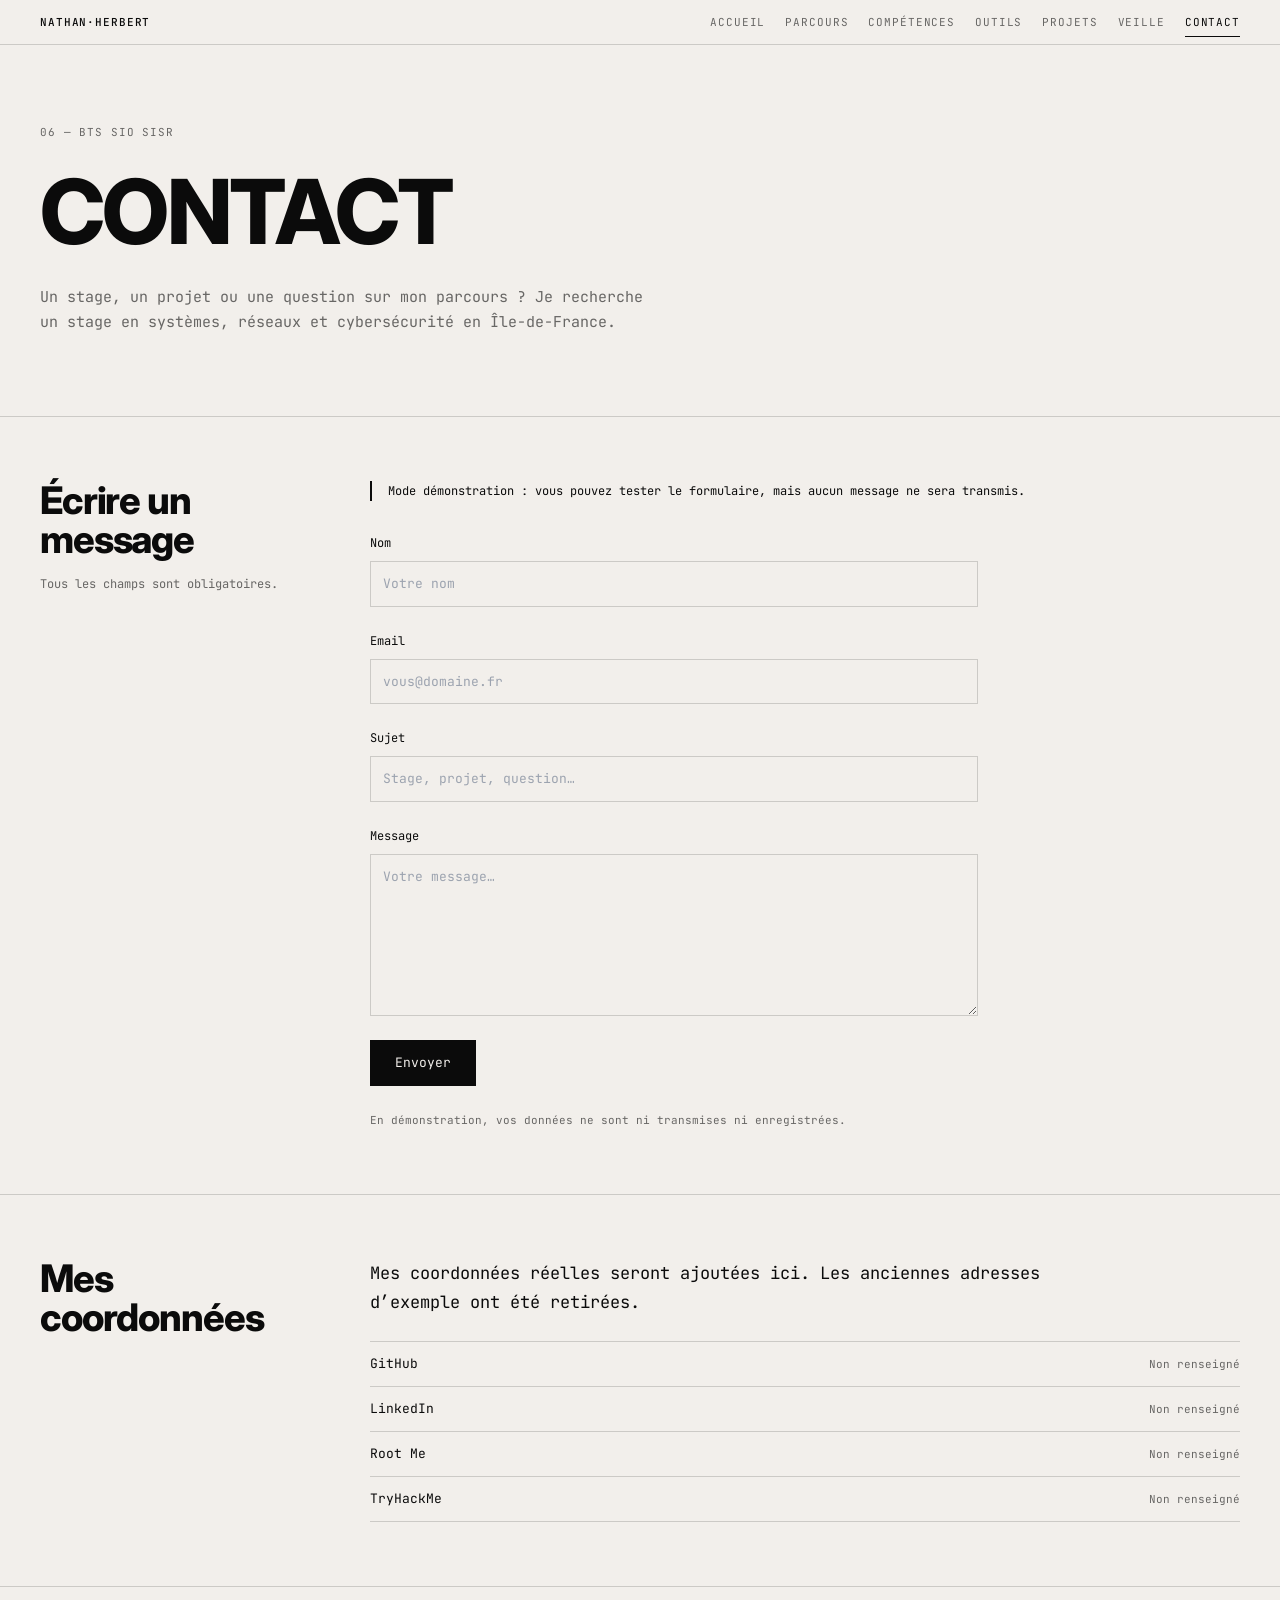
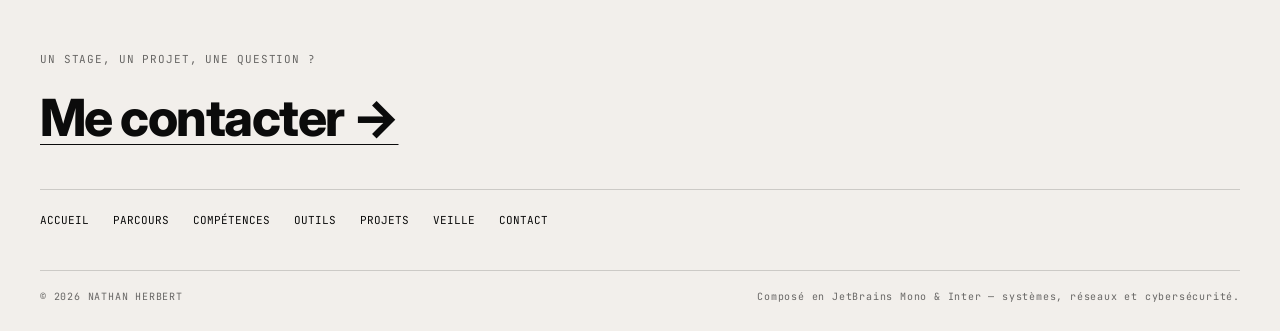
<file: contact/index.html>
<!doctype html>
<html lang="fr">
  <head>
    <meta charset="UTF-8">
    <meta name="viewport" content="width=device-width, initial-scale=1.0">
    <meta name="description" content="Un stage, un projet ou une question sur mon parcours ? Je recherche un stage en systèmes, réseaux et cybersécurité en Île-de-France.">
    <meta property="og:title" content="Contact | Portfolio Nathan Herbert">
    <meta property="og:description" content="Un stage, un projet ou une question sur mon parcours ? Je recherche un stage en systèmes, réseaux et cybersécurité en Île-de-France.">
    <meta property="og:type" content="website">
    <meta property="og:locale" content="fr_FR">
    <meta property="og:site_name" content="Portfolio Nathan Herbert">
    <link rel="icon" type="image/svg+xml" href="../assets/favicon.svg">
    <meta name="theme-color" content="#f2efeb">
    <title>Contact | Portfolio Nathan Herbert</title>
    <link rel="preconnect" href="https://fonts.googleapis.com">
    <link rel="preconnect" href="https://fonts.gstatic.com" crossorigin="">
    <link href="https://fonts.googleapis.com/css2?family=Inter:opsz,wght@14..32,100..900&amp;family=JetBrains+Mono:ital,wght@0,100..800;1,100..800&amp;display=swap" rel="stylesheet">
    <link rel="stylesheet" href="../assets/style.css">
    <script src="../assets/site.js" defer=""></script>
  </head>
  <body>
    <header class="fixed inset-x-0 top-0 z-50 border-b bg-paper">
      <a href="#main-content" class="skip-link">Aller au contenu</a>
      <div class="flex h-11 items-center justify-between gap-4 px-5 text-11px tracking-wide tablet-px-10">
        <a class="shrink-0 font-medium hover-underline" href="../index.html">NATHAN·HERBERT</a>
        <nav aria-label="Navigation principale" class="hidden items-center gap-5 desktop-flex header-navigation">
          <a class="nav-link" href="../index.html">Accueil</a>
          <a class="nav-link" href="../parcours/index.html">Parcours</a>
          <a class="nav-link" href="../competences/index.html">Compétences</a>
          <a class="nav-link" href="../outils/index.html">Outils</a>
          <a class="nav-link" href="../projets/index.html">Projets</a>
          <a class="nav-link" href="../veille/index.html">Veille</a>
          <a aria-current="page" class="nav-link nav-active" href="../contact/index.html">Contact</a>
        </nav>
        <span class="hidden shrink-0 tabular-nums text-muted small-inline desktop-hidden wide-inline">Île-de-France — <time data-clock=""></time></span>
        <button type="button" aria-expanded="false" aria-controls="mobile-navigation" class="border px-3 py-1 uppercase desktop-hidden" hidden="" data-label-closed="Menu" data-label-open="Fermer">Menu</button>
      </div>
    </header>
    <main id="main-content" tabindex="-1" class="page-shell">
      <div class="page-heading">
        <p class="eyebrow">06 — BTS SIO SISR</p>
        <h1 class="display-title">Contact</h1>
        <p class="page-intro">Un stage, un projet ou une question sur mon parcours ? Je recherche un stage en systèmes, réseaux et cybersécurité en Île-de-France.</p>
      </div>
      <section class="editorial-section">
        <div>
          <h2 class="section-title">Écrire un message</h2>
          <p class="mt-4 text-12px text-muted">Tous les champs sont obligatoires.</p>
        </div>
        <div>
          <p class="form-notice mb-8" data-contact-demo="">Mode démonstration : vous pouvez tester le formulaire, mais aucun message ne sera transmis.</p>
          <noscript>Activez JavaScript pour utiliser le formulaire.</noscript>
          <form novalidate="" aria-busy="false" class="max-w-76ch" data-contact="" data-endpoint="" method="post">
            <fieldset disabled="" class="space-y-6">
              <div>
                <label for="contact-name" class="text-12px">Nom</label>
                <input id="contact-name" required="" maxlength="100" placeholder="Votre nom" aria-invalid="false" class="form-field" type="text" autocomplete="name" name="name" value="" minlength="2">
                <p class="form-error" id="error-name" hidden="">Indiquez votre nom (2 à 100 caractères).</p>
              </div>
              <div>
                <label for="contact-email" class="text-12px">Email</label>
                <input id="contact-email" required="" maxlength="254" placeholder="vous@domaine.fr" aria-invalid="false" class="form-field" type="email" autocomplete="email" name="email" value="">
                <p class="form-error" id="error-email" hidden="">Indiquez une adresse email valide.</p>
              </div>
              <div>
                <label for="contact-subject" class="text-12px">Sujet</label>
                <input id="contact-subject" required="" maxlength="180" placeholder="Stage, projet, question…" aria-invalid="false" class="form-field" type="text" autocomplete="off" name="subject" value="" minlength="3">
                <p class="form-error" id="error-subject" hidden="">Indiquez un sujet (3 à 180 caractères).</p>
              </div>
              <div>
                <label for="contact-message" class="text-12px">Message</label>
                <textarea id="contact-message" name="message" required="" maxlength="5000" placeholder="Votre message…" aria-invalid="false" class="form-field resize-y" rows="7" minlength="10"></textarea>
                <p class="form-error" id="error-message" hidden="">Écrivez un message de 10 à 5 000 caractères.</p>
              </div>
              <button class="form-button" type="submit">Envoyer</button>
              <div role="status" aria-live="polite" aria-atomic="true">
                <p class="form-notice" hidden=""></p>
              </div>
              <p class="text-11px text-muted" data-contact-demo="">En démonstration, vos données ne sont ni transmises ni enregistrées.</p>
            </fieldset>
          </form>
        </div>
      </section>
      <section class="editorial-section">
        <h2 class="section-title">Mes coordonnées</h2>
        <div>
          <p class="reading-copy">Mes coordonnées réelles seront ajoutées ici. Les anciennes adresses d’exemple ont été retirées.</p>
          <ul class="ruled-list mt-6">
            <li>
              <div class="flex flex-wrap justify-between gap-2">
                <span>GitHub</span>
                <span class="text-11px text-muted">Non renseigné</span>
              </div>
            </li>
            <li>
              <div class="flex flex-wrap justify-between gap-2">
                <span>LinkedIn</span>
                <span class="text-11px text-muted">Non renseigné</span>
              </div>
            </li>
            <li>
              <div class="flex flex-wrap justify-between gap-2">
                <span>Root Me</span>
                <span class="text-11px text-muted">Non renseigné</span>
              </div>
            </li>
            <li>
              <div class="flex flex-wrap justify-between gap-2">
                <span>TryHackMe</span>
                <span class="text-11px text-muted">Non renseigné</span>
              </div>
            </li>
          </ul>
        </div>
      </section>
    </main>
    <footer class="site-footer">
      <p class="eyebrow">Un stage, un projet, une question ?</p>
      <a class="font-display mt-4 inline-block footer-title-size font-bold-display leading-tight tracking-tight underline decoration-1 underline-offset-8" href="../contact/index.html">Me contacter →</a>
      <nav aria-label="Portfolio Nathan Herbert" class="mt-10 flex flex-wrap gap-x-6 gap-y-3 border-t pt-5">
        <a class="text-11px uppercase hover-underline" href="../index.html">Accueil</a>
        <a class="text-11px uppercase hover-underline" href="../parcours/index.html">Parcours</a>
        <a class="text-11px uppercase hover-underline" href="../competences/index.html">Compétences</a>
        <a class="text-11px uppercase hover-underline" href="../outils/index.html">Outils</a>
        <a class="text-11px uppercase hover-underline" href="../projets/index.html">Projets</a>
        <a class="text-11px uppercase hover-underline" href="../veille/index.html">Veille</a>
        <a class="text-11px uppercase hover-underline" href="../contact/index.html">Contact</a>
      </nav>
      <div class="mt-10 flex flex-wrap justify-between gap-3 border-t pt-4 text-10px tracking-wide text-muted">
        <span>© 2026 NATHAN HERBERT</span>
        <span>Composé en JetBrains Mono &amp; Inter — systèmes, réseaux et cybersécurité.</span>
      </div>
    </footer>
  </body>
</html>
</file>
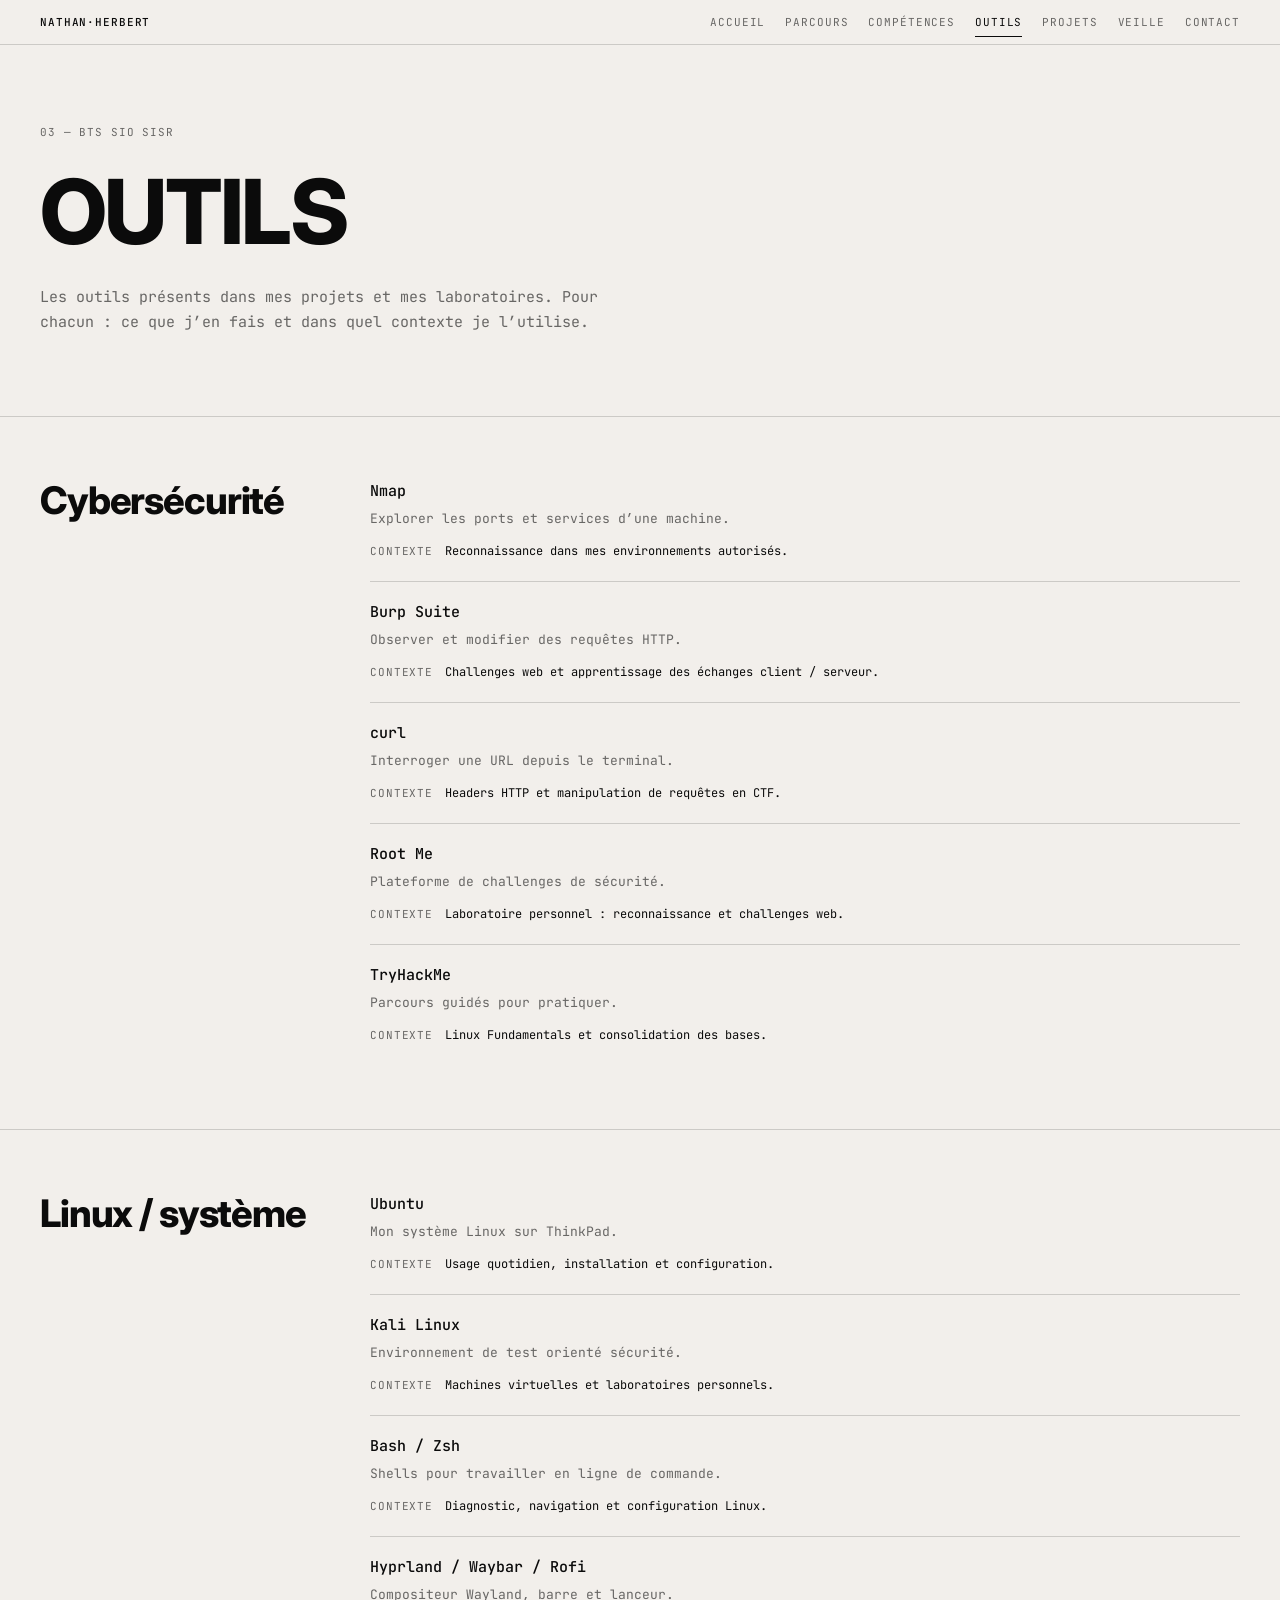
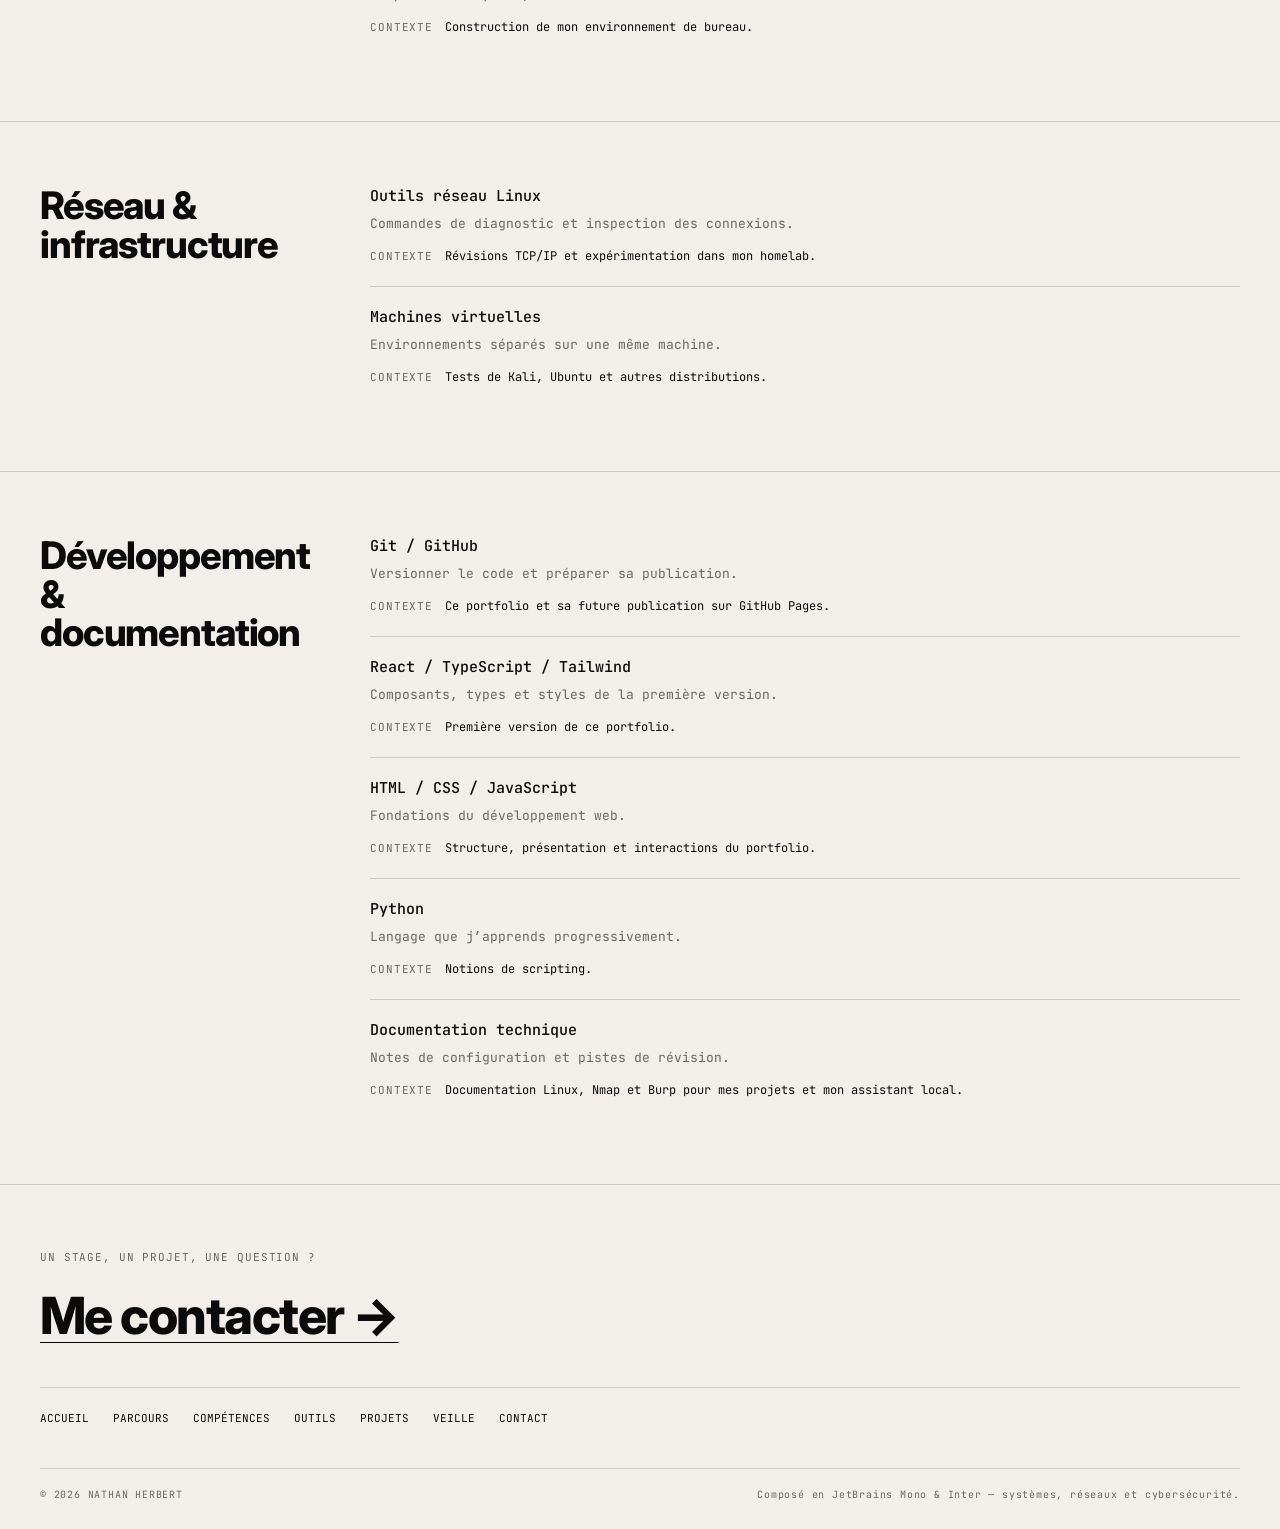
<file: outils/index.html>
<!doctype html>
<html lang="fr">
  <head>
    <meta charset="UTF-8">
    <meta name="viewport" content="width=device-width, initial-scale=1.0">
    <meta name="description" content="Les outils présents dans mes projets et mes laboratoires. Pour chacun : ce que j’en fais et dans quel contexte je l’utilise.">
    <meta property="og:title" content="Outils | Portfolio Nathan Herbert">
    <meta property="og:description" content="Les outils présents dans mes projets et mes laboratoires. Pour chacun : ce que j’en fais et dans quel contexte je l’utilise.">
    <meta property="og:type" content="website">
    <meta property="og:locale" content="fr_FR">
    <meta property="og:site_name" content="Portfolio Nathan Herbert">
    <link rel="icon" type="image/svg+xml" href="../assets/favicon.svg">
    <meta name="theme-color" content="#f2efeb">
    <title>Outils | Portfolio Nathan Herbert</title>
    <link rel="preconnect" href="https://fonts.googleapis.com">
    <link rel="preconnect" href="https://fonts.gstatic.com" crossorigin="">
    <link href="https://fonts.googleapis.com/css2?family=Inter:opsz,wght@14..32,100..900&amp;family=JetBrains+Mono:ital,wght@0,100..800;1,100..800&amp;display=swap" rel="stylesheet">
    <link rel="stylesheet" href="../assets/style.css">
    <script src="../assets/site.js" defer=""></script>
  </head>
  <body>
    <header class="fixed inset-x-0 top-0 z-50 border-b bg-paper">
      <a href="#main-content" class="skip-link">Aller au contenu</a>
      <div class="flex h-11 items-center justify-between gap-4 px-5 text-11px tracking-wide tablet-px-10">
        <a class="shrink-0 font-medium hover-underline" href="../index.html">NATHAN·HERBERT</a>
        <nav aria-label="Navigation principale" class="hidden items-center gap-5 desktop-flex header-navigation">
          <a class="nav-link" href="../index.html">Accueil</a>
          <a class="nav-link" href="../parcours/index.html">Parcours</a>
          <a class="nav-link" href="../competences/index.html">Compétences</a>
          <a aria-current="page" class="nav-link nav-active" href="../outils/index.html">Outils</a>
          <a class="nav-link" href="../projets/index.html">Projets</a>
          <a class="nav-link" href="../veille/index.html">Veille</a>
          <a class="nav-link" href="../contact/index.html">Contact</a>
        </nav>
        <span class="hidden shrink-0 tabular-nums text-muted small-inline desktop-hidden wide-inline">Île-de-France — <time data-clock=""></time></span>
        <button type="button" aria-expanded="false" aria-controls="mobile-navigation" class="border px-3 py-1 uppercase desktop-hidden" hidden="" data-label-closed="Menu" data-label-open="Fermer">Menu</button>
      </div>
    </header>
    <main id="main-content" tabindex="-1" class="page-shell">
      <div class="page-heading">
        <p class="eyebrow">03 — BTS SIO SISR</p>
        <h1 class="display-title">Outils</h1>
        <p class="page-intro">Les outils présents dans mes projets et mes laboratoires. Pour chacun : ce que j’en fais et dans quel contexte je l’utilise.</p>
      </div>
      <section class="editorial-section">
        <h2 class="section-title">Cybersécurité</h2>
        <dl>
          <div class="border-t py-5 first-no-border first-no-padding-top">
            <dt class="text-15px font-medium">Nmap</dt>
            <dd class="mt-2 text-muted">Explorer les ports et services d’une machine.</dd>
            <dd class="mt-3 text-12px"><span class="eyebrow mr-3">Contexte</span>Reconnaissance dans mes environnements autorisés.</dd>
          </div>
          <div class="border-t py-5 first-no-border first-no-padding-top">
            <dt class="text-15px font-medium">Burp Suite</dt>
            <dd class="mt-2 text-muted">Observer et modifier des requêtes HTTP.</dd>
            <dd class="mt-3 text-12px"><span class="eyebrow mr-3">Contexte</span>Challenges web et apprentissage des échanges client / serveur.</dd>
          </div>
          <div class="border-t py-5 first-no-border first-no-padding-top">
            <dt class="text-15px font-medium">curl</dt>
            <dd class="mt-2 text-muted">Interroger une URL depuis le terminal.</dd>
            <dd class="mt-3 text-12px"><span class="eyebrow mr-3">Contexte</span>Headers HTTP et manipulation de requêtes en CTF.</dd>
          </div>
          <div class="border-t py-5 first-no-border first-no-padding-top">
            <dt class="text-15px font-medium">Root Me</dt>
            <dd class="mt-2 text-muted">Plateforme de challenges de sécurité.</dd>
            <dd class="mt-3 text-12px"><span class="eyebrow mr-3">Contexte</span>Laboratoire personnel : reconnaissance et challenges web.</dd>
          </div>
          <div class="border-t py-5 first-no-border first-no-padding-top">
            <dt class="text-15px font-medium">TryHackMe</dt>
            <dd class="mt-2 text-muted">Parcours guidés pour pratiquer.</dd>
            <dd class="mt-3 text-12px"><span class="eyebrow mr-3">Contexte</span>Linux Fundamentals et consolidation des bases.</dd>
          </div>
        </dl>
      </section>
      <section class="editorial-section">
        <h2 class="section-title">Linux / système</h2>
        <dl>
          <div class="border-t py-5 first-no-border first-no-padding-top">
            <dt class="text-15px font-medium">Ubuntu</dt>
            <dd class="mt-2 text-muted">Mon système Linux sur ThinkPad.</dd>
            <dd class="mt-3 text-12px"><span class="eyebrow mr-3">Contexte</span>Usage quotidien, installation et configuration.</dd>
          </div>
          <div class="border-t py-5 first-no-border first-no-padding-top">
            <dt class="text-15px font-medium">Kali Linux</dt>
            <dd class="mt-2 text-muted">Environnement de test orienté sécurité.</dd>
            <dd class="mt-3 text-12px"><span class="eyebrow mr-3">Contexte</span>Machines virtuelles et laboratoires personnels.</dd>
          </div>
          <div class="border-t py-5 first-no-border first-no-padding-top">
            <dt class="text-15px font-medium">Bash / Zsh</dt>
            <dd class="mt-2 text-muted">Shells pour travailler en ligne de commande.</dd>
            <dd class="mt-3 text-12px"><span class="eyebrow mr-3">Contexte</span>Diagnostic, navigation et configuration Linux.</dd>
          </div>
          <div class="border-t py-5 first-no-border first-no-padding-top">
            <dt class="text-15px font-medium">Hyprland / Waybar / Rofi</dt>
            <dd class="mt-2 text-muted">Compositeur Wayland, barre et lanceur.</dd>
            <dd class="mt-3 text-12px"><span class="eyebrow mr-3">Contexte</span>Construction de mon environnement de bureau.</dd>
          </div>
        </dl>
      </section>
      <section class="editorial-section">
        <h2 class="section-title">Réseau &amp; infrastructure</h2>
        <dl>
          <div class="border-t py-5 first-no-border first-no-padding-top">
            <dt class="text-15px font-medium">Outils réseau Linux</dt>
            <dd class="mt-2 text-muted">Commandes de diagnostic et inspection des connexions.</dd>
            <dd class="mt-3 text-12px"><span class="eyebrow mr-3">Contexte</span>Révisions TCP/IP et expérimentation dans mon homelab.</dd>
          </div>
          <div class="border-t py-5 first-no-border first-no-padding-top">
            <dt class="text-15px font-medium">Machines virtuelles</dt>
            <dd class="mt-2 text-muted">Environnements séparés sur une même machine.</dd>
            <dd class="mt-3 text-12px"><span class="eyebrow mr-3">Contexte</span>Tests de Kali, Ubuntu et autres distributions.</dd>
          </div>
        </dl>
      </section>
      <section class="editorial-section">
        <h2 class="section-title">Développement &amp; documentation</h2>
        <dl>
          <div class="border-t py-5 first-no-border first-no-padding-top">
            <dt class="text-15px font-medium">Git / GitHub</dt>
            <dd class="mt-2 text-muted">Versionner le code et préparer sa publication.</dd>
            <dd class="mt-3 text-12px"><span class="eyebrow mr-3">Contexte</span>Ce portfolio et sa future publication sur GitHub Pages.</dd>
          </div>
          <div class="border-t py-5 first-no-border first-no-padding-top">
            <dt class="text-15px font-medium">React / TypeScript / Tailwind</dt>
            <dd class="mt-2 text-muted">Composants, types et styles de la première version.</dd>
            <dd class="mt-3 text-12px"><span class="eyebrow mr-3">Contexte</span>Première version de ce portfolio.</dd>
          </div>
          <div class="border-t py-5 first-no-border first-no-padding-top">
            <dt class="text-15px font-medium">HTML / CSS / JavaScript</dt>
            <dd class="mt-2 text-muted">Fondations du développement web.</dd>
            <dd class="mt-3 text-12px"><span class="eyebrow mr-3">Contexte</span>Structure, présentation et interactions du portfolio.</dd>
          </div>
          <div class="border-t py-5 first-no-border first-no-padding-top">
            <dt class="text-15px font-medium">Python</dt>
            <dd class="mt-2 text-muted">Langage que j’apprends progressivement.</dd>
            <dd class="mt-3 text-12px"><span class="eyebrow mr-3">Contexte</span>Notions de scripting.</dd>
          </div>
          <div class="border-t py-5 first-no-border first-no-padding-top">
            <dt class="text-15px font-medium">Documentation technique</dt>
            <dd class="mt-2 text-muted">Notes de configuration et pistes de révision.</dd>
            <dd class="mt-3 text-12px"><span class="eyebrow mr-3">Contexte</span>Documentation Linux, Nmap et Burp pour mes projets et mon assistant local.</dd>
          </div>
        </dl>
      </section>
    </main>
    <footer class="site-footer">
      <p class="eyebrow">Un stage, un projet, une question ?</p>
      <a class="font-display mt-4 inline-block footer-title-size font-bold-display leading-tight tracking-tight underline decoration-1 underline-offset-8" href="../contact/index.html">Me contacter →</a>
      <nav aria-label="Portfolio Nathan Herbert" class="mt-10 flex flex-wrap gap-x-6 gap-y-3 border-t pt-5">
        <a class="text-11px uppercase hover-underline" href="../index.html">Accueil</a>
        <a class="text-11px uppercase hover-underline" href="../parcours/index.html">Parcours</a>
        <a class="text-11px uppercase hover-underline" href="../competences/index.html">Compétences</a>
        <a class="text-11px uppercase hover-underline" href="../outils/index.html">Outils</a>
        <a class="text-11px uppercase hover-underline" href="../projets/index.html">Projets</a>
        <a class="text-11px uppercase hover-underline" href="../veille/index.html">Veille</a>
        <a class="text-11px uppercase hover-underline" href="../contact/index.html">Contact</a>
      </nav>
      <div class="mt-10 flex flex-wrap justify-between gap-3 border-t pt-4 text-10px tracking-wide text-muted">
        <span>© 2026 NATHAN HERBERT</span>
        <span>Composé en JetBrains Mono &amp; Inter — systèmes, réseaux et cybersécurité.</span>
      </div>
    </footer>
  </body>
</html>
</file>
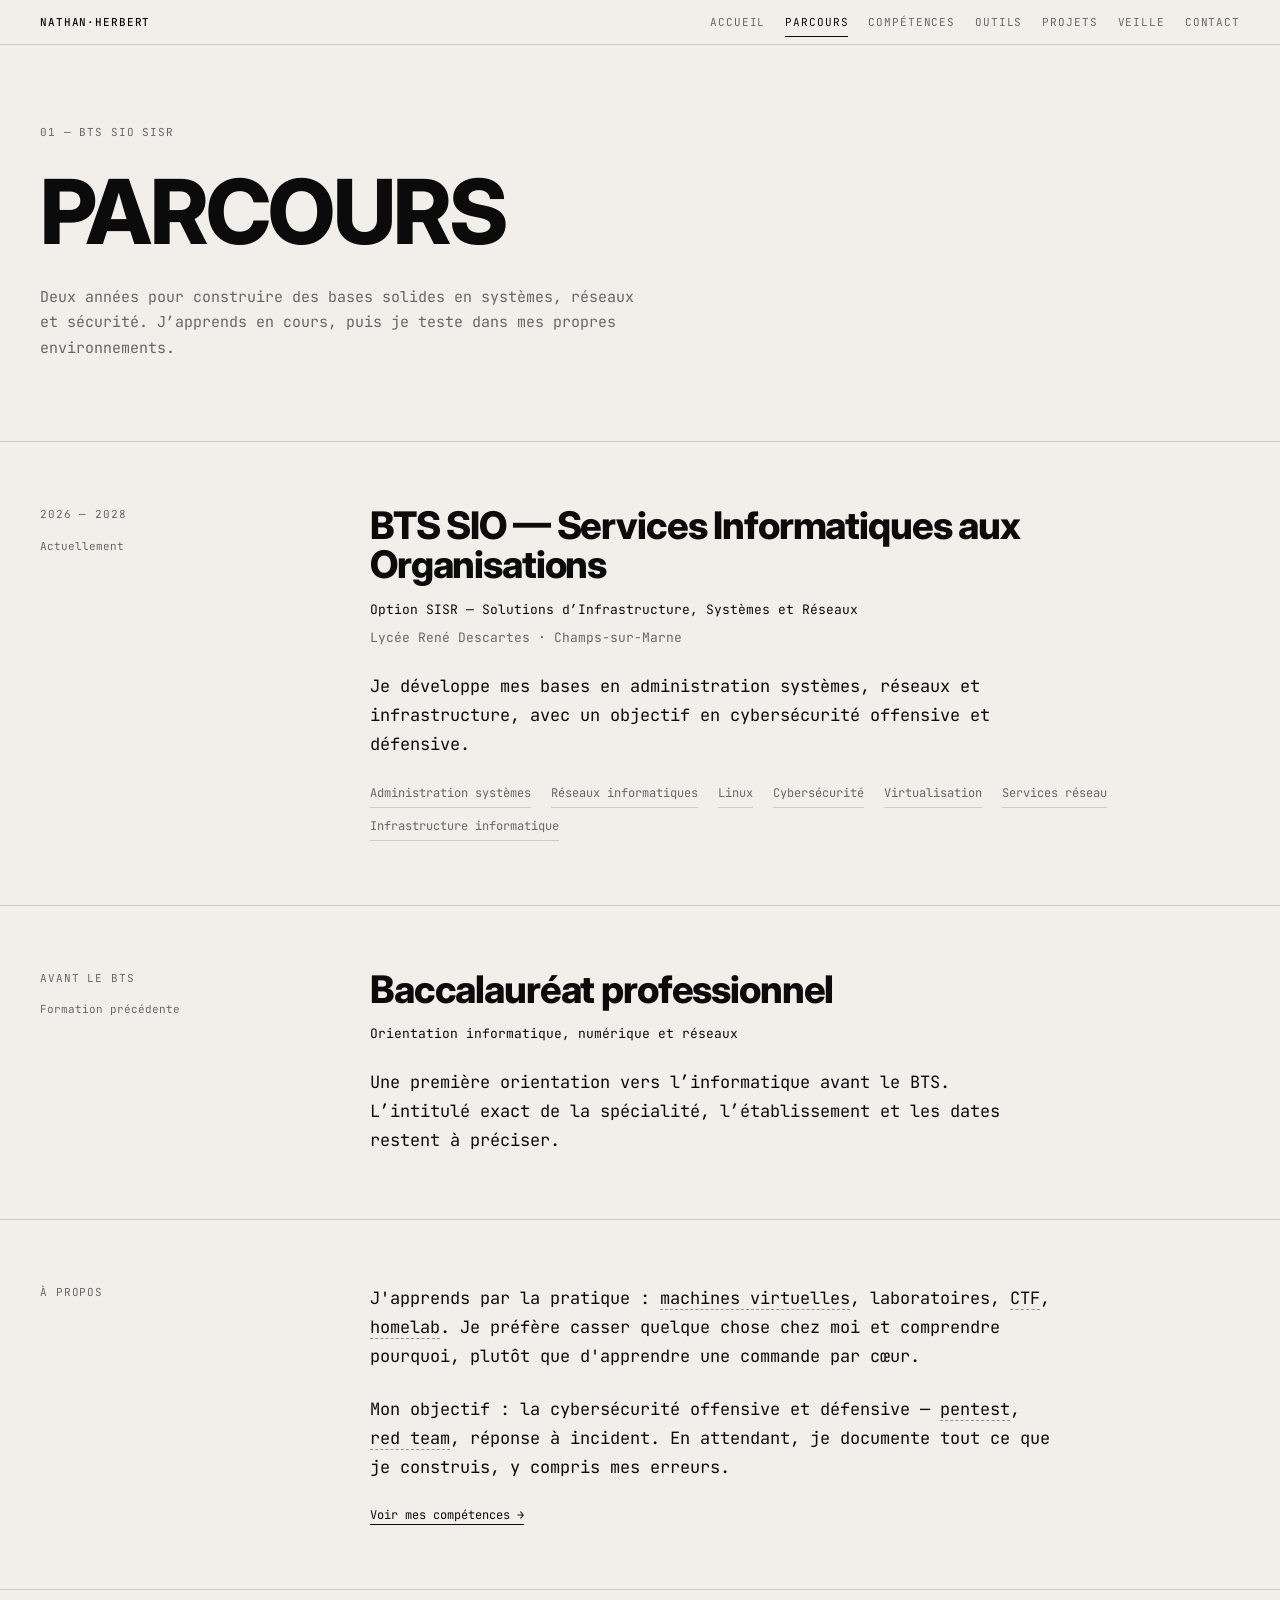
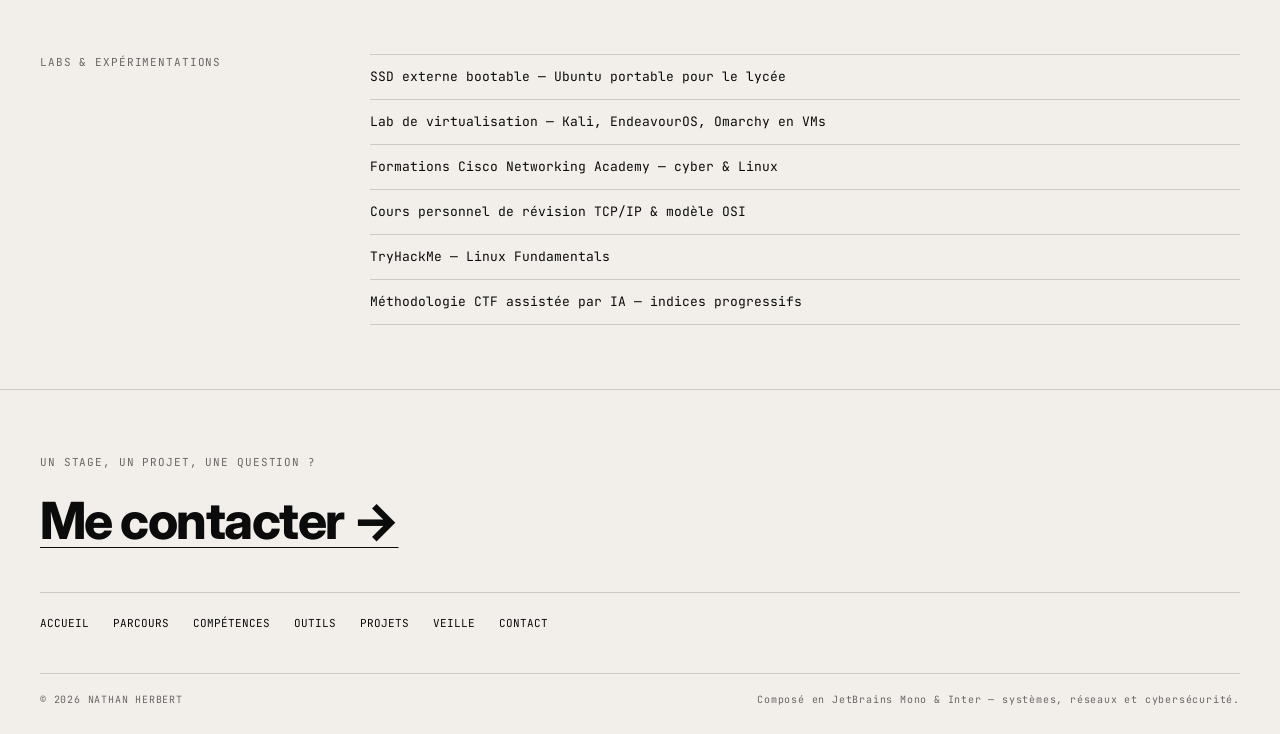
<file: parcours/index.html>
<!doctype html>
<html lang="fr">
  <head>
    <meta charset="UTF-8">
    <meta name="viewport" content="width=device-width, initial-scale=1.0">
    <meta name="description" content="Deux années pour construire des bases solides en systèmes, réseaux et sécurité. J’apprends en cours, puis je teste dans mes propres environnements.">
    <meta property="og:title" content="Parcours | Portfolio Nathan Herbert">
    <meta property="og:description" content="Deux années pour construire des bases solides en systèmes, réseaux et sécurité. J’apprends en cours, puis je teste dans mes propres environnements.">
    <meta property="og:type" content="website">
    <meta property="og:locale" content="fr_FR">
    <meta property="og:site_name" content="Portfolio Nathan Herbert">
    <link rel="icon" type="image/svg+xml" href="../assets/favicon.svg">
    <meta name="theme-color" content="#f2efeb">
    <title>Parcours | Portfolio Nathan Herbert</title>
    <link rel="preconnect" href="https://fonts.googleapis.com">
    <link rel="preconnect" href="https://fonts.gstatic.com" crossorigin="">
    <link href="https://fonts.googleapis.com/css2?family=Inter:opsz,wght@14..32,100..900&amp;family=JetBrains+Mono:ital,wght@0,100..800;1,100..800&amp;display=swap" rel="stylesheet">
    <link rel="stylesheet" href="../assets/style.css">
    <script src="../assets/site.js" defer=""></script>
  </head>
  <body>
    <header class="fixed inset-x-0 top-0 z-50 border-b bg-paper">
      <a href="#main-content" class="skip-link">Aller au contenu</a>
      <div class="flex h-11 items-center justify-between gap-4 px-5 text-11px tracking-wide tablet-px-10">
        <a class="shrink-0 font-medium hover-underline" href="../index.html">NATHAN·HERBERT</a>
        <nav aria-label="Navigation principale" class="hidden items-center gap-5 desktop-flex header-navigation">
          <a class="nav-link" href="../index.html">Accueil</a>
          <a aria-current="page" class="nav-link nav-active" href="../parcours/index.html">Parcours</a>
          <a class="nav-link" href="../competences/index.html">Compétences</a>
          <a class="nav-link" href="../outils/index.html">Outils</a>
          <a class="nav-link" href="../projets/index.html">Projets</a>
          <a class="nav-link" href="../veille/index.html">Veille</a>
          <a class="nav-link" href="../contact/index.html">Contact</a>
        </nav>
        <span class="hidden shrink-0 tabular-nums text-muted small-inline desktop-hidden wide-inline">Île-de-France — <time data-clock=""></time></span>
        <button type="button" aria-expanded="false" aria-controls="mobile-navigation" class="border px-3 py-1 uppercase desktop-hidden" hidden="" data-label-closed="Menu" data-label-open="Fermer">Menu</button>
      </div>
    </header>
    <main id="main-content" tabindex="-1" class="page-shell">
      <div class="page-heading">
        <p class="eyebrow">01 — BTS SIO SISR</p>
        <h1 class="display-title">Parcours</h1>
        <p class="page-intro">Deux années pour construire des bases solides en systèmes, réseaux et sécurité. J’apprends en cours, puis je teste dans mes propres environnements.</p>
      </div>
      <ol class="timeline">
        <li class="editorial-section timeline-entry">
          <div>
            <p class="eyebrow">2026 — 2028</p>
            <p class="mt-3 text-11px text-muted">Actuellement</p>
          </div>
          <div class="min-w-0">
            <h2 class="section-title">BTS SIO — Services Informatiques aux Organisations</h2>
            <p class="mt-4">Option SISR — Solutions d’Infrastructure, Systèmes et Réseaux</p>
            <p class="mt-2 text-muted">Lycée René Descartes · Champs-sur-Marne</p>
            <p class="reading-copy mt-6">Je développe mes bases en administration systèmes, réseaux et infrastructure, avec un objectif en cybersécurité offensive et défensive.</p>
            <ul class="tag-list mt-6">
              <li>Administration systèmes</li>
              <li>Réseaux informatiques</li>
              <li>Linux</li>
              <li>Cybersécurité</li>
              <li>Virtualisation</li>
              <li>Services réseau</li>
              <li>Infrastructure informatique</li>
            </ul>
          </div>
        </li>
        <li class="editorial-section timeline-entry">
          <div>
            <p class="eyebrow">Avant le BTS</p>
            <p class="mt-3 text-11px text-muted">Formation précédente</p>
          </div>
          <div class="min-w-0">
            <h2 class="section-title">Baccalauréat professionnel</h2>
            <p class="mt-4">Orientation informatique, numérique et réseaux</p>
            <p class="reading-copy mt-6">Une première orientation vers l’informatique avant le BTS. L’intitulé exact de la spécialité, l’établissement et les dates restent à préciser.</p>
          </div>
        </li>
      </ol>
      <section class="editorial-section">
        <h2 class="eyebrow">À PROPOS</h2>
        <div>
          <p class="reading-copy mb-6">J'apprends par la pratique : <span class="cursor-default border-b border-dashed border-muted"><span class="sr-only">machines virtuelles</span><span aria-hidden="true">machines virtuelles</span></span>, laboratoires, <span class="cursor-default border-b border-dashed border-muted"><span class="sr-only">CTF</span><span aria-hidden="true">CTF</span></span>, <span class="cursor-default border-b border-dashed border-muted"><span class="sr-only">homelab</span><span aria-hidden="true">homelab</span></span>. Je préfère casser quelque chose chez moi et comprendre pourquoi, plutôt que d'apprendre une commande par cœur.</p>
          <p class="reading-copy mb-6">Mon objectif : la cybersécurité offensive et défensive — <span class="cursor-default border-b border-dashed border-muted"><span class="sr-only">pentest</span><span aria-hidden="true">pentest</span></span>, <span class="cursor-default border-b border-dashed border-muted"><span class="sr-only">red team</span><span aria-hidden="true">red team</span></span>, réponse à incident. En attendant, je documente tout ce que je construis, y compris mes erreurs.</p>
          <a class="text-link" href="../competences/index.html">Voir mes compétences →</a>
        </div>
      </section>
      <section class="editorial-section">
        <h2 class="eyebrow">Labs &amp; expérimentations</h2>
        <ul class="ruled-list">
          <li>SSD externe bootable — Ubuntu portable pour le lycée</li>
          <li>Lab de virtualisation — Kali, EndeavourOS, Omarchy en VMs</li>
          <li>Formations Cisco Networking Academy — cyber &amp; Linux</li>
          <li>Cours personnel de révision TCP/IP &amp; modèle OSI</li>
          <li>TryHackMe — Linux Fundamentals</li>
          <li>Méthodologie CTF assistée par IA — indices progressifs</li>
        </ul>
      </section>
    </main>
    <footer class="site-footer">
      <p class="eyebrow">Un stage, un projet, une question ?</p>
      <a class="font-display mt-4 inline-block footer-title-size font-bold-display leading-tight tracking-tight underline decoration-1 underline-offset-8" href="../contact/index.html">Me contacter →</a>
      <nav aria-label="Portfolio Nathan Herbert" class="mt-10 flex flex-wrap gap-x-6 gap-y-3 border-t pt-5">
        <a class="text-11px uppercase hover-underline" href="../index.html">Accueil</a>
        <a class="text-11px uppercase hover-underline" href="../parcours/index.html">Parcours</a>
        <a class="text-11px uppercase hover-underline" href="../competences/index.html">Compétences</a>
        <a class="text-11px uppercase hover-underline" href="../outils/index.html">Outils</a>
        <a class="text-11px uppercase hover-underline" href="../projets/index.html">Projets</a>
        <a class="text-11px uppercase hover-underline" href="../veille/index.html">Veille</a>
        <a class="text-11px uppercase hover-underline" href="../contact/index.html">Contact</a>
      </nav>
      <div class="mt-10 flex flex-wrap justify-between gap-3 border-t pt-4 text-10px tracking-wide text-muted">
        <span>© 2026 NATHAN HERBERT</span>
        <span>Composé en JetBrains Mono &amp; Inter — systèmes, réseaux et cybersécurité.</span>
      </div>
    </footer>
  </body>
</html>
</file>
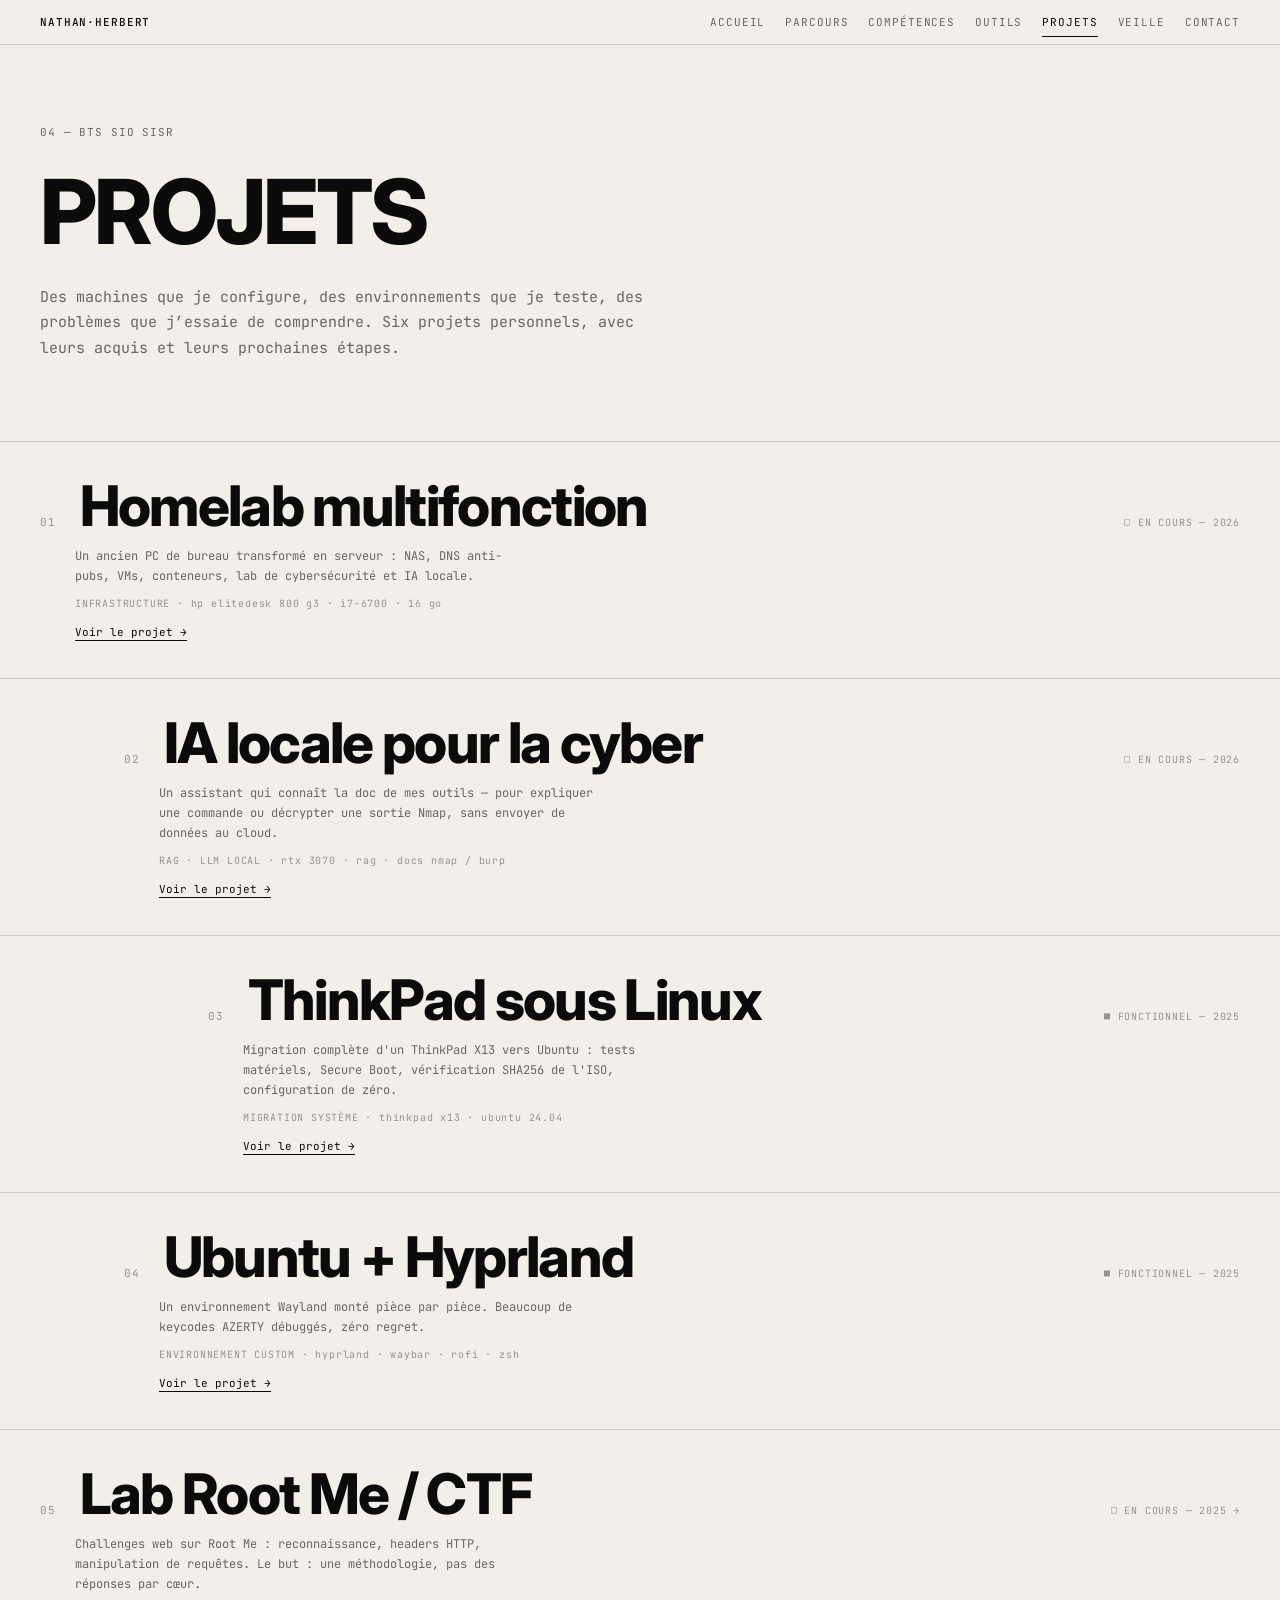
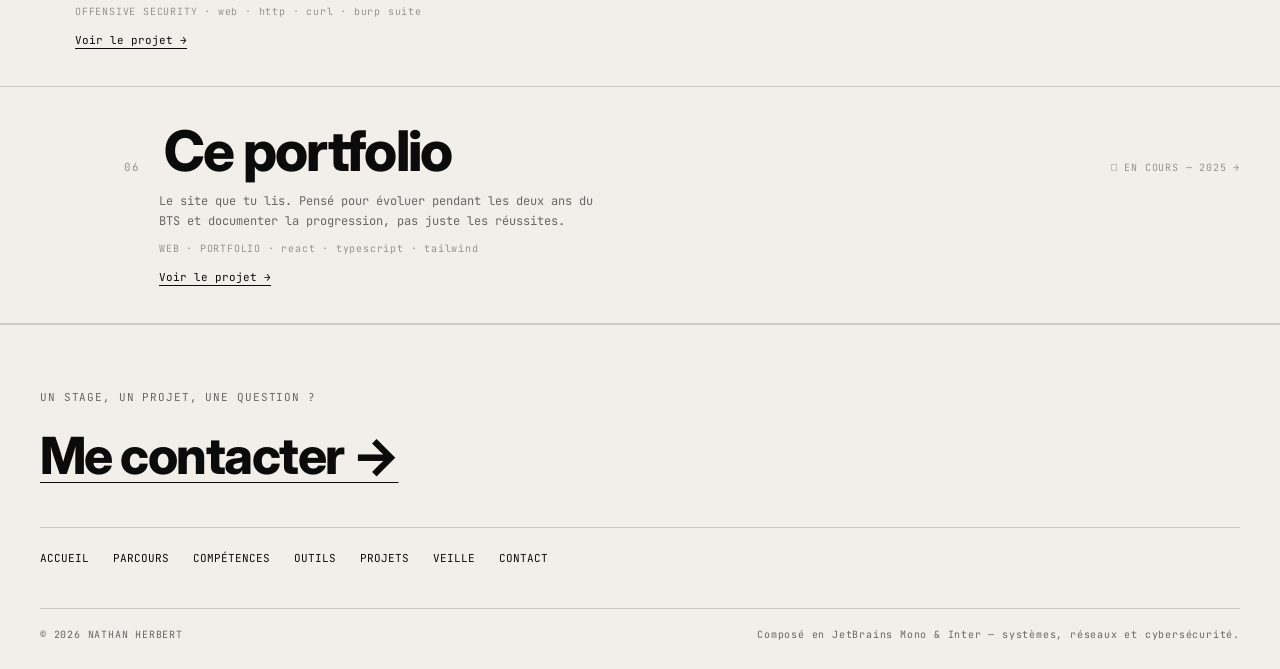
<file: projets/index.html>
<!doctype html>
<html lang="fr">
  <head>
    <meta charset="UTF-8">
    <meta name="viewport" content="width=device-width, initial-scale=1.0">
    <meta name="description" content="Des machines que je configure, des environnements que je teste, des problèmes que j’essaie de comprendre. Six projets personnels, avec leurs acquis et leurs prochaines étapes.">
    <meta property="og:title" content="Projets | Portfolio Nathan Herbert">
    <meta property="og:description" content="Des machines que je configure, des environnements que je teste, des problèmes que j’essaie de comprendre. Six projets personnels, avec leurs acquis et leurs prochaines étapes.">
    <meta property="og:type" content="website">
    <meta property="og:locale" content="fr_FR">
    <meta property="og:site_name" content="Portfolio Nathan Herbert">
    <link rel="icon" type="image/svg+xml" href="../assets/favicon.svg">
    <meta name="theme-color" content="#f2efeb">
    <title>Projets | Portfolio Nathan Herbert</title>
    <link rel="preconnect" href="https://fonts.googleapis.com">
    <link rel="preconnect" href="https://fonts.gstatic.com" crossorigin="">
    <link href="https://fonts.googleapis.com/css2?family=Inter:opsz,wght@14..32,100..900&amp;family=JetBrains+Mono:ital,wght@0,100..800;1,100..800&amp;display=swap" rel="stylesheet">
    <link rel="stylesheet" href="../assets/style.css">
    <script src="../assets/site.js" defer=""></script>
  </head>
  <body>
    <header class="fixed inset-x-0 top-0 z-50 border-b bg-paper">
      <a href="#main-content" class="skip-link">Aller au contenu</a>
      <div class="flex h-11 items-center justify-between gap-4 px-5 text-11px tracking-wide tablet-px-10">
        <a class="shrink-0 font-medium hover-underline" href="../index.html">NATHAN·HERBERT</a>
        <nav aria-label="Navigation principale" class="hidden items-center gap-5 desktop-flex header-navigation">
          <a class="nav-link" href="../index.html">Accueil</a>
          <a class="nav-link" href="../parcours/index.html">Parcours</a>
          <a class="nav-link" href="../competences/index.html">Compétences</a>
          <a class="nav-link" href="../outils/index.html">Outils</a>
          <a aria-current="page" class="nav-link nav-active" href="../projets/index.html">Projets</a>
          <a class="nav-link" href="../veille/index.html">Veille</a>
          <a class="nav-link" href="../contact/index.html">Contact</a>
        </nav>
        <span class="hidden shrink-0 tabular-nums text-muted small-inline desktop-hidden wide-inline">Île-de-France — <time data-clock=""></time></span>
        <button type="button" aria-expanded="false" aria-controls="mobile-navigation" class="border px-3 py-1 uppercase desktop-hidden" hidden="" data-label-closed="Menu" data-label-open="Fermer">Menu</button>
      </div>
    </header>
    <main id="main-content" tabindex="-1" class="page-shell">
      <div class="page-heading">
        <p class="eyebrow">04 — BTS SIO SISR</p>
        <h1 class="display-title">Projets</h1>
        <p class="page-intro">Des machines que je configure, des environnements que je teste, des problèmes que j’essaie de comprendre. Six projets personnels, avec leurs acquis et leurs prochaines étapes.</p>
      </div>
      <div>
        <a class="project-row group" href="../projets/homelab/index.html"><div class="tablet-ml-0"><div class="flex flex-wrap items-baseline gap-x-6 gap-y-2"><span class="project-muted text-11px tracking-wide">01</span><h2 class="font-display min-w-0 project-title-size font-bold-display leading-none tracking-tight">Homelab multifonction</h2><span class="project-muted ml-auto text-10px uppercase tracking-wide">□ En cours — 2026</span></div><div class="mt-3 space-y-2 tablet-project-indent"><p class="project-description max-w-62ch text-12px leading-5">Un ancien PC de bureau transformé en serveur : NAS, DNS anti-pubs, VMs, conteneurs, lab de cybersécurité et IA locale.</p><p class="project-muted text-10px tracking-wide">INFRASTRUCTURE · hp elitedesk 800 g3 · i7-6700 · 16 go</p><span class="project-link inline-block text-11px underline underline-offset-4">Voir le projet →</span></div></div></a>
        <a class="project-row group" href="../projets/ia-cyber/index.html"><div class="tablet-timeline-indent"><div class="flex flex-wrap items-baseline gap-x-6 gap-y-2"><span class="project-muted text-11px tracking-wide">02</span><h2 class="font-display min-w-0 project-title-size font-bold-display leading-none tracking-tight">IA locale pour la cyber</h2><span class="project-muted ml-auto text-10px uppercase tracking-wide">□ En cours — 2026</span></div><div class="mt-3 space-y-2 tablet-project-indent"><p class="project-description max-w-62ch text-12px leading-5">Un assistant qui connaît la doc de mes outils — pour expliquer une commande ou décrypter une sortie Nmap, sans envoyer de données au cloud.</p><p class="project-muted text-10px tracking-wide">RAG · LLM LOCAL · rtx 3070 · rag · docs nmap / burp</p><span class="project-link inline-block text-11px underline underline-offset-4">Voir le projet →</span></div></div></a>
        <a class="project-row group" href="../projets/thinkpad-linux/index.html"><div class="tablet-timeline-indent-large"><div class="flex flex-wrap items-baseline gap-x-6 gap-y-2"><span class="project-muted text-11px tracking-wide">03</span><h2 class="font-display min-w-0 project-title-size font-bold-display leading-none tracking-tight">ThinkPad sous Linux</h2><span class="project-muted ml-auto text-10px uppercase tracking-wide">■ Fonctionnel — 2025</span></div><div class="mt-3 space-y-2 tablet-project-indent"><p class="project-description max-w-62ch text-12px leading-5">Migration complète d'un ThinkPad X13 vers Ubuntu : tests matériels, Secure Boot, vérification SHA256 de l'ISO, configuration de zéro.</p><p class="project-muted text-10px tracking-wide">MIGRATION SYSTÈME · thinkpad x13 · ubuntu 24.04</p><span class="project-link inline-block text-11px underline underline-offset-4">Voir le projet →</span></div></div></a>
        <a class="project-row group" href="../projets/ubuntu-hyprland/index.html"><div class="tablet-timeline-indent"><div class="flex flex-wrap items-baseline gap-x-6 gap-y-2"><span class="project-muted text-11px tracking-wide">04</span><h2 class="font-display min-w-0 project-title-size font-bold-display leading-none tracking-tight">Ubuntu + Hyprland</h2><span class="project-muted ml-auto text-10px uppercase tracking-wide">■ Fonctionnel — 2025</span></div><div class="mt-3 space-y-2 tablet-project-indent"><p class="project-description max-w-62ch text-12px leading-5">Un environnement Wayland monté pièce par pièce. Beaucoup de keycodes AZERTY débuggés, zéro regret.</p><p class="project-muted text-10px tracking-wide">ENVIRONNEMENT CUSTOM · hyprland · waybar · rofi · zsh</p><span class="project-link inline-block text-11px underline underline-offset-4">Voir le projet →</span></div></div></a>
        <a class="project-row group" href="../projets/root-me-ctf/index.html"><div class="tablet-ml-0"><div class="flex flex-wrap items-baseline gap-x-6 gap-y-2"><span class="project-muted text-11px tracking-wide">05</span><h2 class="font-display min-w-0 project-title-size font-bold-display leading-none tracking-tight">Lab Root Me / CTF</h2><span class="project-muted ml-auto text-10px uppercase tracking-wide">□ En cours — 2025 →</span></div><div class="mt-3 space-y-2 tablet-project-indent"><p class="project-description max-w-62ch text-12px leading-5">Challenges web sur Root Me : reconnaissance, headers HTTP, manipulation de requêtes. Le but : une méthodologie, pas des réponses par cœur.</p><p class="project-muted text-10px tracking-wide">OFFENSIVE SECURITY · web · http · curl · burp suite</p><span class="project-link inline-block text-11px underline underline-offset-4">Voir le projet →</span></div></div></a>
        <a class="project-row group" href="../projets/portfolio/index.html"><div class="tablet-timeline-indent"><div class="flex flex-wrap items-baseline gap-x-6 gap-y-2"><span class="project-muted text-11px tracking-wide">06</span><h2 class="font-display min-w-0 project-title-size font-bold-display leading-none tracking-tight">Ce portfolio</h2><span class="project-muted ml-auto text-10px uppercase tracking-wide">□ En cours — 2025 →</span></div><div class="mt-3 space-y-2 tablet-project-indent"><p class="project-description max-w-62ch text-12px leading-5">Le site que tu lis. Pensé pour évoluer pendant les deux ans du BTS et documenter la progression, pas juste les réussites.</p><p class="project-muted text-10px tracking-wide">WEB · PORTFOLIO · react · typescript · tailwind</p><span class="project-link inline-block text-11px underline underline-offset-4">Voir le projet →</span></div></div></a>
      </div>
    </main>
    <footer class="site-footer">
      <p class="eyebrow">Un stage, un projet, une question ?</p>
      <a class="font-display mt-4 inline-block footer-title-size font-bold-display leading-tight tracking-tight underline decoration-1 underline-offset-8" href="../contact/index.html">Me contacter →</a>
      <nav aria-label="Portfolio Nathan Herbert" class="mt-10 flex flex-wrap gap-x-6 gap-y-3 border-t pt-5">
        <a class="text-11px uppercase hover-underline" href="../index.html">Accueil</a>
        <a class="text-11px uppercase hover-underline" href="../parcours/index.html">Parcours</a>
        <a class="text-11px uppercase hover-underline" href="../competences/index.html">Compétences</a>
        <a class="text-11px uppercase hover-underline" href="../outils/index.html">Outils</a>
        <a class="text-11px uppercase hover-underline" href="../projets/index.html">Projets</a>
        <a class="text-11px uppercase hover-underline" href="../veille/index.html">Veille</a>
        <a class="text-11px uppercase hover-underline" href="../contact/index.html">Contact</a>
      </nav>
      <div class="mt-10 flex flex-wrap justify-between gap-3 border-t pt-4 text-10px tracking-wide text-muted">
        <span>© 2026 NATHAN HERBERT</span>
        <span>Composé en JetBrains Mono &amp; Inter — systèmes, réseaux et cybersécurité.</span>
      </div>
    </footer>
  </body>
</html>
</file>
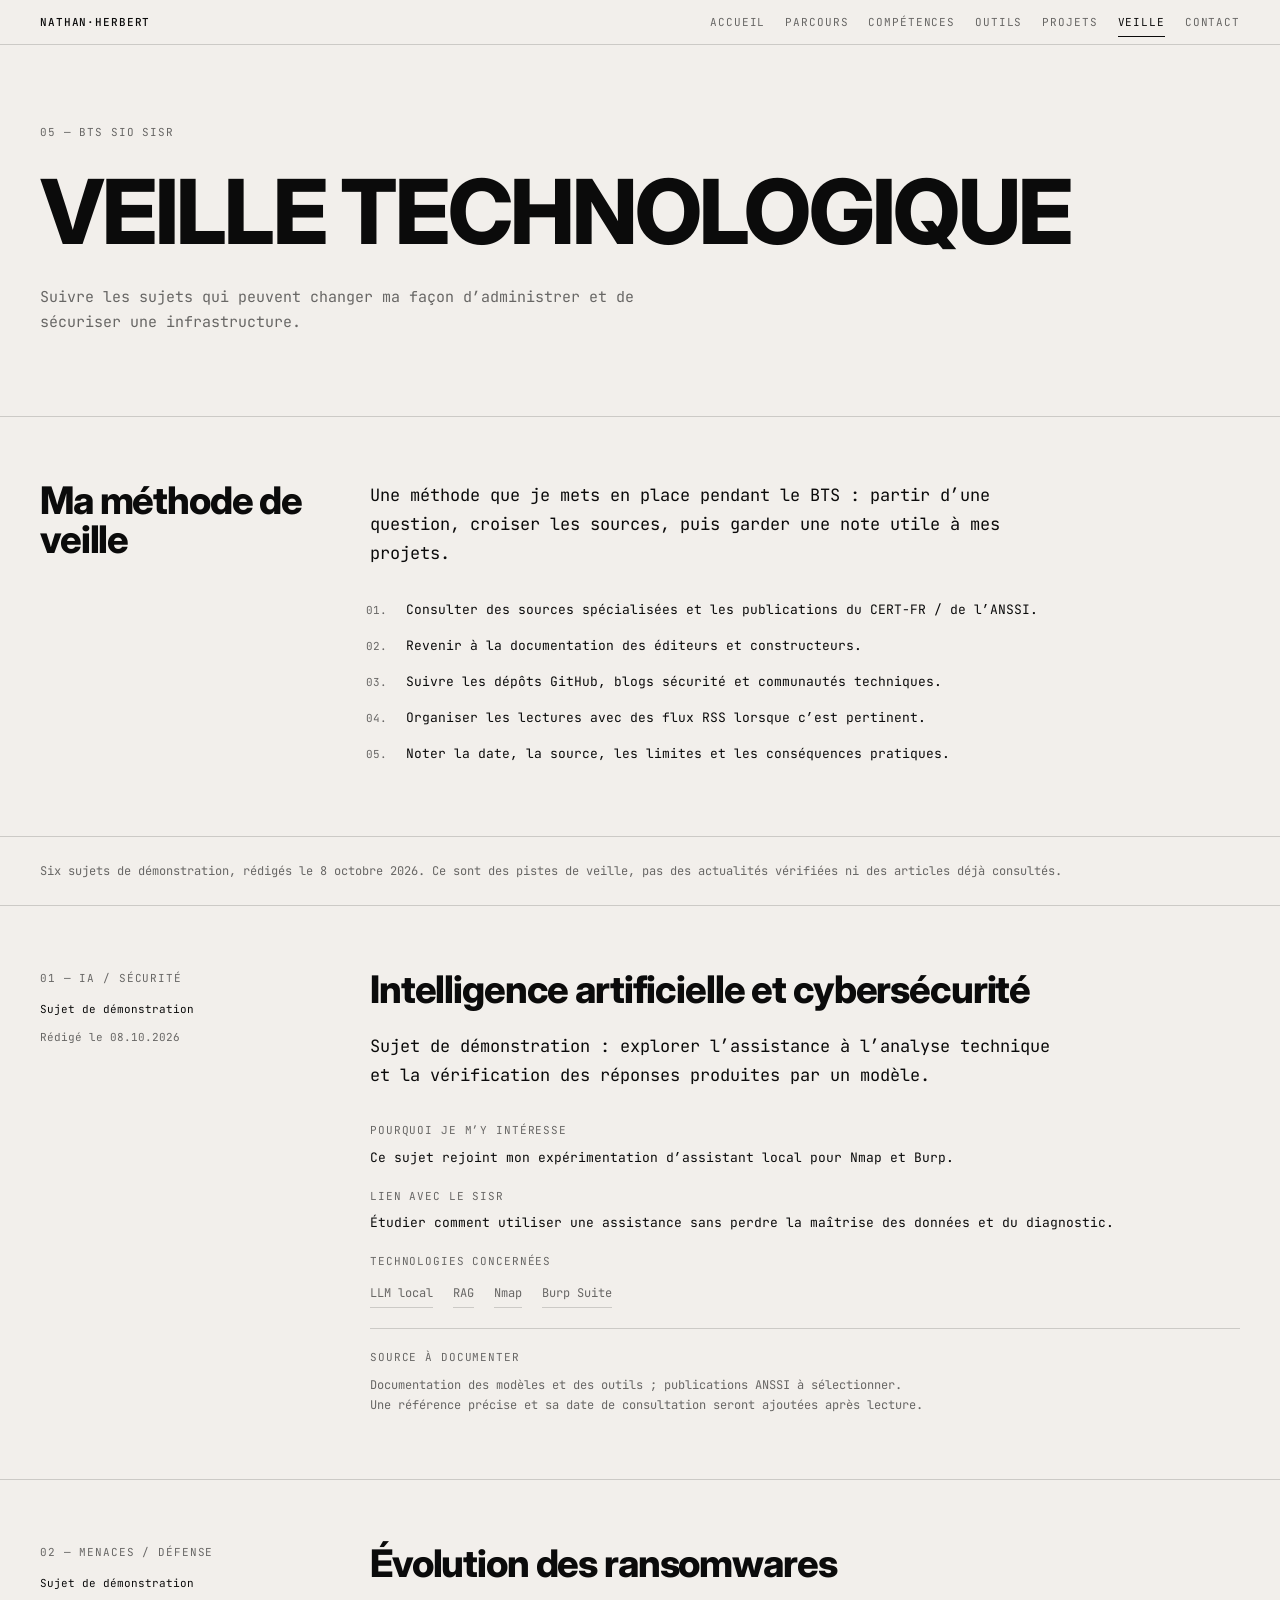
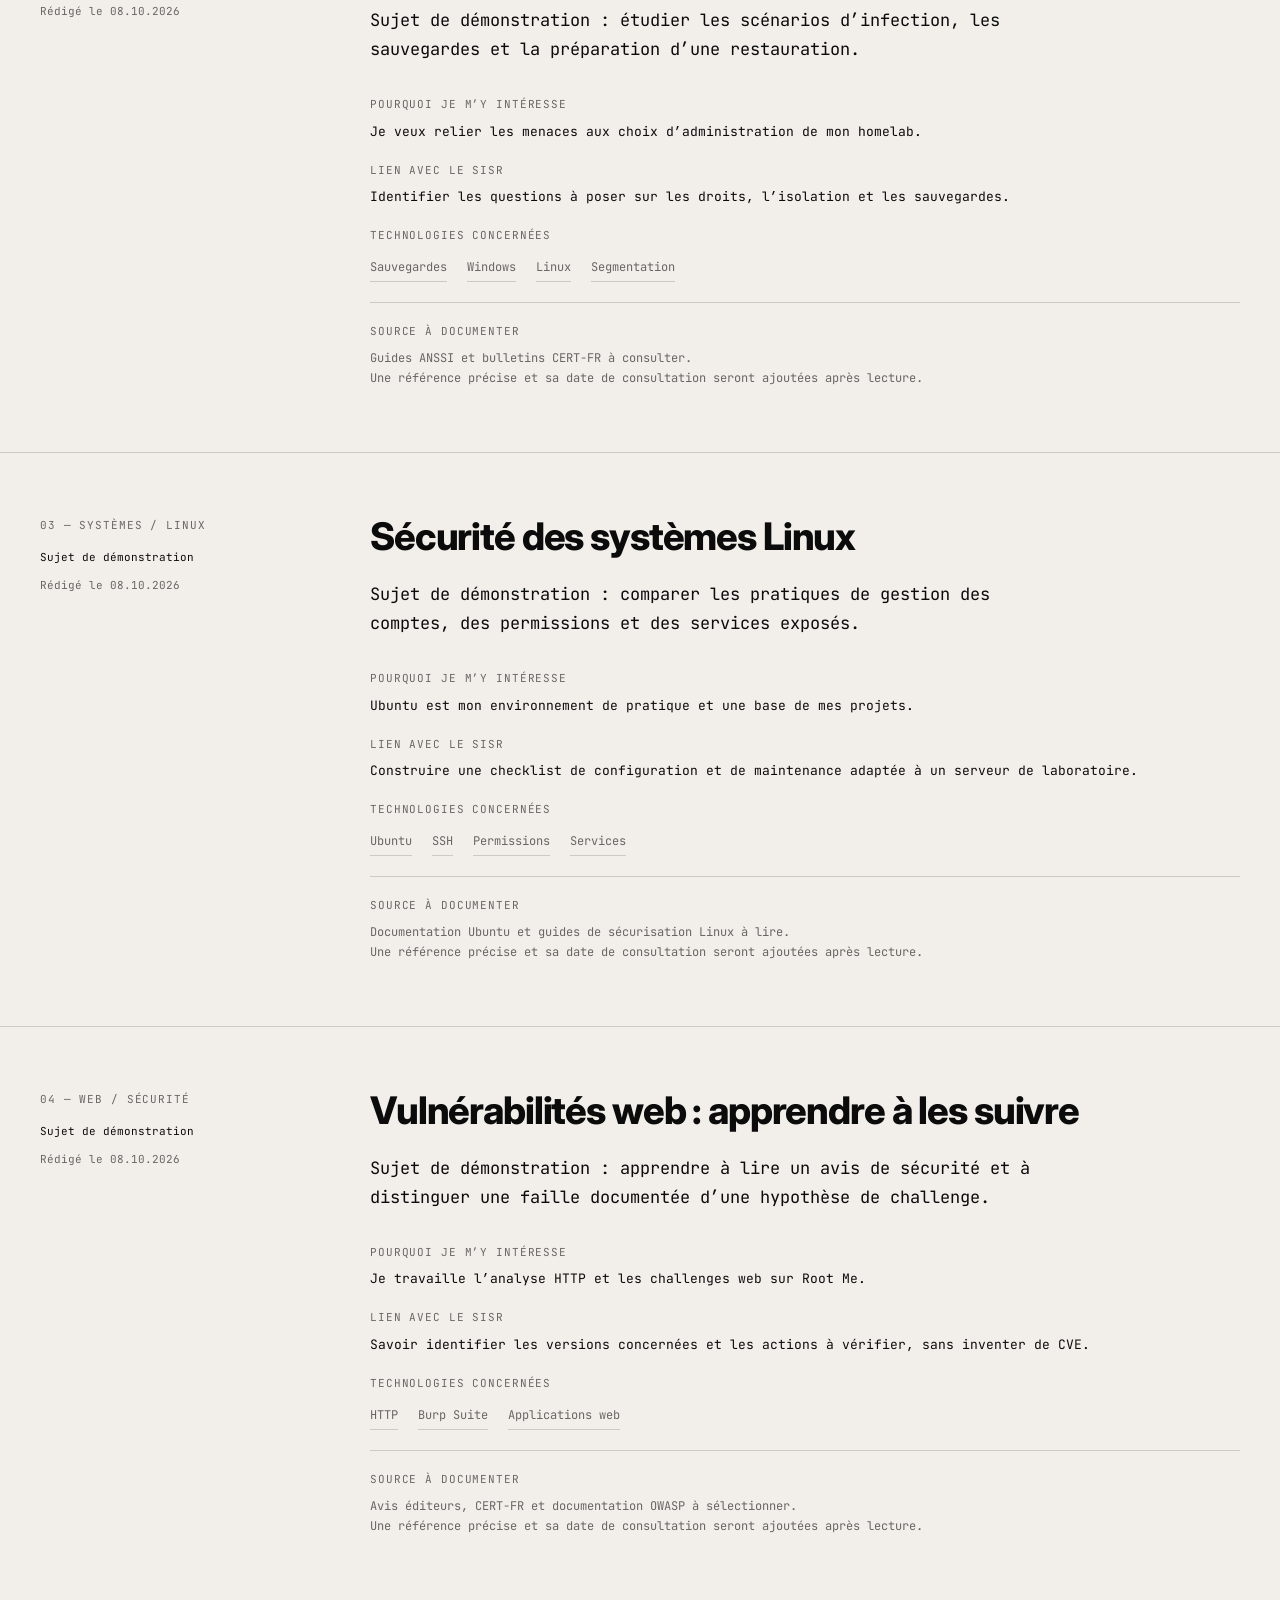
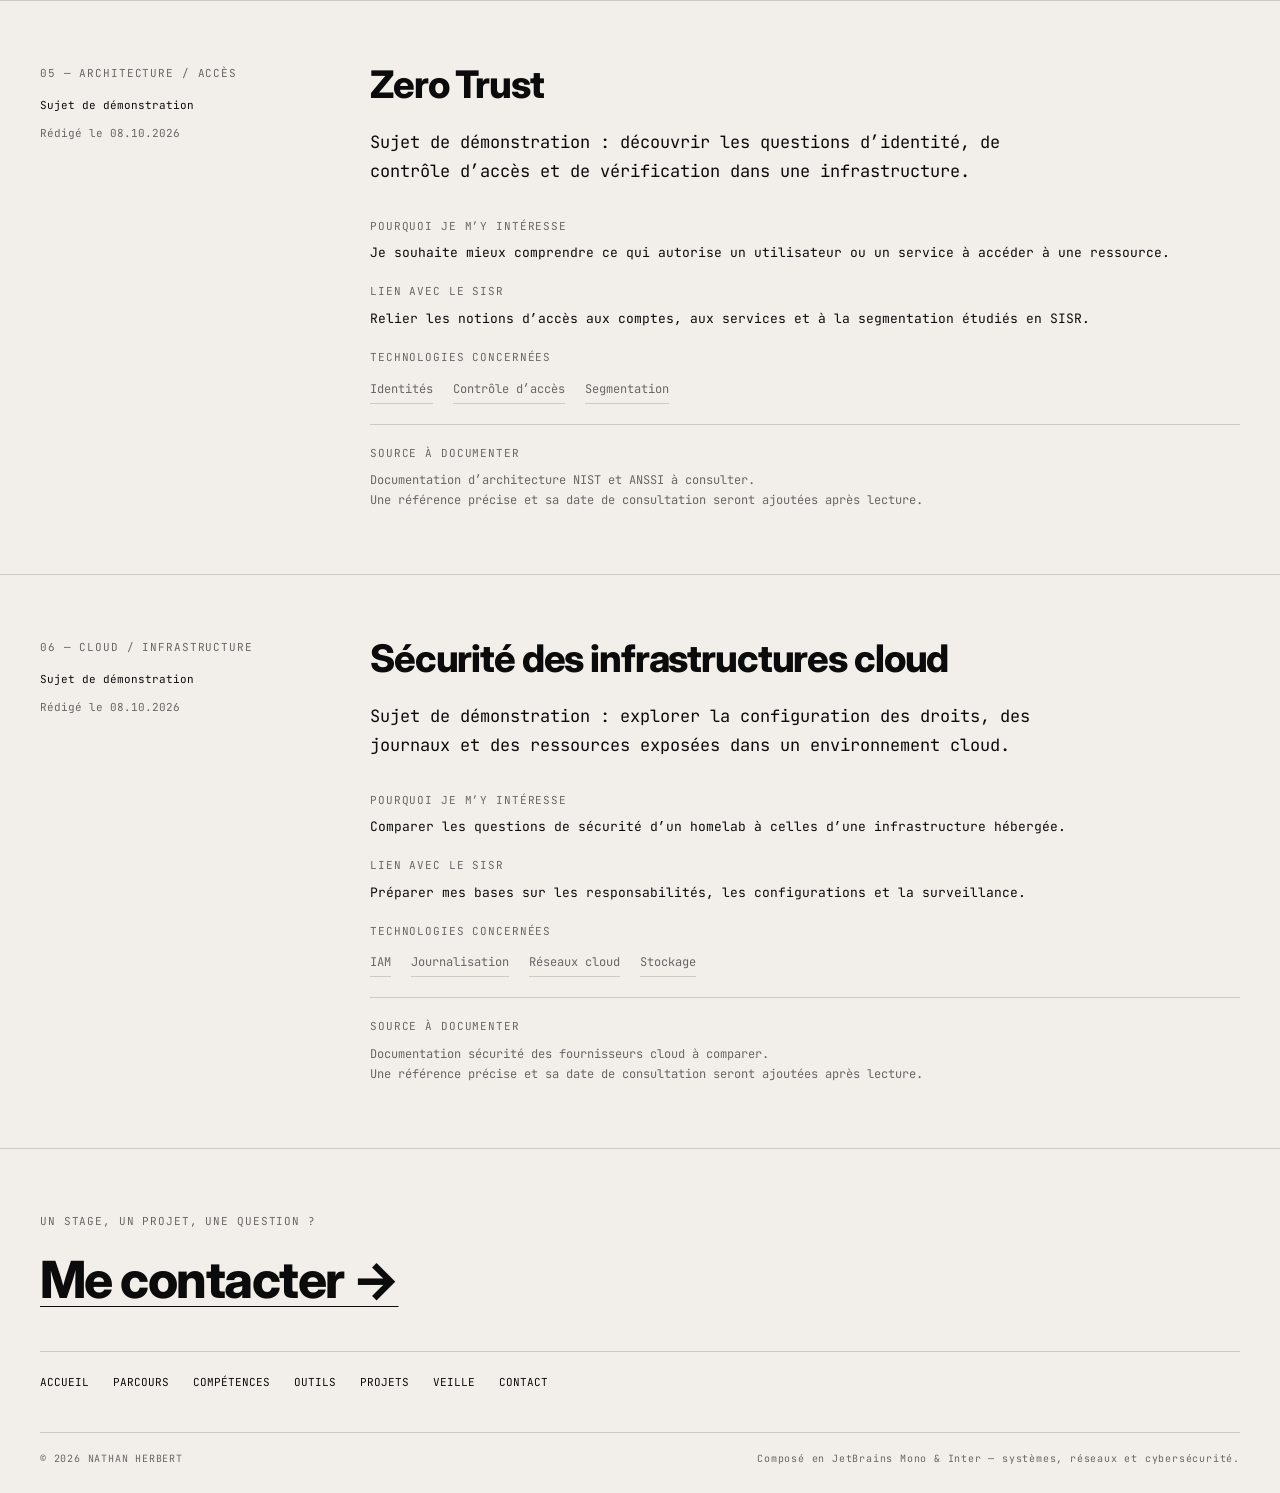
<file: veille/index.html>
<!doctype html>
<html lang="fr">
  <head>
    <meta charset="UTF-8">
    <meta name="viewport" content="width=device-width, initial-scale=1.0">
    <meta name="description" content="Suivre les sujets qui peuvent changer ma façon d’administrer et de sécuriser une infrastructure.">
    <meta property="og:title" content="Veille | Portfolio Nathan Herbert">
    <meta property="og:description" content="Suivre les sujets qui peuvent changer ma façon d’administrer et de sécuriser une infrastructure.">
    <meta property="og:type" content="website">
    <meta property="og:locale" content="fr_FR">
    <meta property="og:site_name" content="Portfolio Nathan Herbert">
    <link rel="icon" type="image/svg+xml" href="../assets/favicon.svg">
    <meta name="theme-color" content="#f2efeb">
    <title>Veille | Portfolio Nathan Herbert</title>
    <link rel="preconnect" href="https://fonts.googleapis.com">
    <link rel="preconnect" href="https://fonts.gstatic.com" crossorigin="">
    <link href="https://fonts.googleapis.com/css2?family=Inter:opsz,wght@14..32,100..900&amp;family=JetBrains+Mono:ital,wght@0,100..800;1,100..800&amp;display=swap" rel="stylesheet">
    <link rel="stylesheet" href="../assets/style.css">
    <script src="../assets/site.js" defer=""></script>
  </head>
  <body>
    <header class="fixed inset-x-0 top-0 z-50 border-b bg-paper">
      <a href="#main-content" class="skip-link">Aller au contenu</a>
      <div class="flex h-11 items-center justify-between gap-4 px-5 text-11px tracking-wide tablet-px-10">
        <a class="shrink-0 font-medium hover-underline" href="../index.html">NATHAN·HERBERT</a>
        <nav aria-label="Navigation principale" class="hidden items-center gap-5 desktop-flex header-navigation">
          <a class="nav-link" href="../index.html">Accueil</a>
          <a class="nav-link" href="../parcours/index.html">Parcours</a>
          <a class="nav-link" href="../competences/index.html">Compétences</a>
          <a class="nav-link" href="../outils/index.html">Outils</a>
          <a class="nav-link" href="../projets/index.html">Projets</a>
          <a aria-current="page" class="nav-link nav-active" href="../veille/index.html">Veille</a>
          <a class="nav-link" href="../contact/index.html">Contact</a>
        </nav>
        <span class="hidden shrink-0 tabular-nums text-muted small-inline desktop-hidden wide-inline">Île-de-France — <time data-clock=""></time></span>
        <button type="button" aria-expanded="false" aria-controls="mobile-navigation" class="border px-3 py-1 uppercase desktop-hidden" hidden="" data-label-closed="Menu" data-label-open="Fermer">Menu</button>
      </div>
    </header>
    <main id="main-content" tabindex="-1" class="page-shell">
      <div class="page-heading">
        <p class="eyebrow">05 — BTS SIO SISR</p>
        <h1 class="display-title">Veille technologique</h1>
        <p class="page-intro">Suivre les sujets qui peuvent changer ma façon d’administrer et de sécuriser une infrastructure.</p>
      </div>
      <section class="editorial-section">
        <h2 class="section-title">Ma méthode de veille</h2>
        <div>
          <p class="reading-copy">Une méthode que je mets en place pendant le BTS : partir d’une question, croiser les sources, puis garder une note utile à mes projets.</p>
          <ol class="numbered-list mt-6">
            <li>Consulter des sources spécialisées et les publications du CERT-FR / de l’ANSSI.</li>
            <li>Revenir à la documentation des éditeurs et constructeurs.</li>
            <li>Suivre les dépôts GitHub, blogs sécurité et communautés techniques.</li>
            <li>Organiser les lectures avec des flux RSS lorsque c’est pertinent.</li>
            <li>Noter la date, la source, les limites et les conséquences pratiques.</li>
          </ol>
        </div>
      </section>
      <p class="page-heading border-t compact-section text-12px text-muted">Six sujets de démonstration, rédigés le 8 octobre 2026. Ce sont des pistes de veille, pas des actualités vérifiées ni des articles déjà consultés.</p>
      <article class="editorial-section">
        <div>
          <p class="eyebrow">01 — IA / sécurité</p>
          <p class="mt-3 text-11px">Sujet de démonstration</p>
          <p class="mt-2 text-11px text-muted">Rédigé le <time datetime="2026-10-08">08.10.2026</time></p>
        </div>
        <div class="min-w-0">
          <h2 class="section-title">Intelligence artificielle et cybersécurité</h2>
          <p class="reading-copy mt-6">Sujet de démonstration : explorer l’assistance à l’analyse technique et la vérification des réponses produites par un modèle.</p>
          <dl class="mt-8 space-y-5">
            <div>
              <dt class="eyebrow">Pourquoi je m’y intéresse</dt>
              <dd class="mt-2">Ce sujet rejoint mon expérimentation d’assistant local pour Nmap et Burp.</dd>
            </div>
            <div>
              <dt class="eyebrow">Lien avec le SISR</dt>
              <dd class="mt-2">Étudier comment utiliser une assistance sans perdre la maîtrise des données et du diagnostic.</dd>
            </div>
            <div>
              <dt class="eyebrow">Technologies concernées</dt>
              <dd><ul class="tag-list mt-3"><li>LLM local</li><li>RAG</li><li>Nmap</li><li>Burp Suite</li></ul></dd>
            </div>
            <div class="border-t pt-5">
              <dt class="eyebrow">Source à documenter</dt>
              <dd class="mt-2 text-12px text-muted">Documentation des modèles et des outils ; publications ANSSI à sélectionner.<br>Une référence précise et sa date de consultation seront ajoutées après lecture.</dd>
            </div>
          </dl>
        </div>
      </article>
      <article class="editorial-section">
        <div>
          <p class="eyebrow">02 — Menaces / défense</p>
          <p class="mt-3 text-11px">Sujet de démonstration</p>
          <p class="mt-2 text-11px text-muted">Rédigé le <time datetime="2026-10-08">08.10.2026</time></p>
        </div>
        <div class="min-w-0">
          <h2 class="section-title">Évolution des ransomwares</h2>
          <p class="reading-copy mt-6">Sujet de démonstration : étudier les scénarios d’infection, les sauvegardes et la préparation d’une restauration.</p>
          <dl class="mt-8 space-y-5">
            <div>
              <dt class="eyebrow">Pourquoi je m’y intéresse</dt>
              <dd class="mt-2">Je veux relier les menaces aux choix d’administration de mon homelab.</dd>
            </div>
            <div>
              <dt class="eyebrow">Lien avec le SISR</dt>
              <dd class="mt-2">Identifier les questions à poser sur les droits, l’isolation et les sauvegardes.</dd>
            </div>
            <div>
              <dt class="eyebrow">Technologies concernées</dt>
              <dd><ul class="tag-list mt-3"><li>Sauvegardes</li><li>Windows</li><li>Linux</li><li>Segmentation</li></ul></dd>
            </div>
            <div class="border-t pt-5">
              <dt class="eyebrow">Source à documenter</dt>
              <dd class="mt-2 text-12px text-muted">Guides ANSSI et bulletins CERT-FR à consulter.<br>Une référence précise et sa date de consultation seront ajoutées après lecture.</dd>
            </div>
          </dl>
        </div>
      </article>
      <article class="editorial-section">
        <div>
          <p class="eyebrow">03 — Systèmes / Linux</p>
          <p class="mt-3 text-11px">Sujet de démonstration</p>
          <p class="mt-2 text-11px text-muted">Rédigé le <time datetime="2026-10-08">08.10.2026</time></p>
        </div>
        <div class="min-w-0">
          <h2 class="section-title">Sécurité des systèmes Linux</h2>
          <p class="reading-copy mt-6">Sujet de démonstration : comparer les pratiques de gestion des comptes, des permissions et des services exposés.</p>
          <dl class="mt-8 space-y-5">
            <div>
              <dt class="eyebrow">Pourquoi je m’y intéresse</dt>
              <dd class="mt-2">Ubuntu est mon environnement de pratique et une base de mes projets.</dd>
            </div>
            <div>
              <dt class="eyebrow">Lien avec le SISR</dt>
              <dd class="mt-2">Construire une checklist de configuration et de maintenance adaptée à un serveur de laboratoire.</dd>
            </div>
            <div>
              <dt class="eyebrow">Technologies concernées</dt>
              <dd><ul class="tag-list mt-3"><li>Ubuntu</li><li>SSH</li><li>Permissions</li><li>Services</li></ul></dd>
            </div>
            <div class="border-t pt-5">
              <dt class="eyebrow">Source à documenter</dt>
              <dd class="mt-2 text-12px text-muted">Documentation Ubuntu et guides de sécurisation Linux à lire.<br>Une référence précise et sa date de consultation seront ajoutées après lecture.</dd>
            </div>
          </dl>
        </div>
      </article>
      <article class="editorial-section">
        <div>
          <p class="eyebrow">04 — Web / sécurité</p>
          <p class="mt-3 text-11px">Sujet de démonstration</p>
          <p class="mt-2 text-11px text-muted">Rédigé le <time datetime="2026-10-08">08.10.2026</time></p>
        </div>
        <div class="min-w-0">
          <h2 class="section-title">Vulnérabilités web : apprendre à les suivre</h2>
          <p class="reading-copy mt-6">Sujet de démonstration : apprendre à lire un avis de sécurité et à distinguer une faille documentée d’une hypothèse de challenge.</p>
          <dl class="mt-8 space-y-5">
            <div>
              <dt class="eyebrow">Pourquoi je m’y intéresse</dt>
              <dd class="mt-2">Je travaille l’analyse HTTP et les challenges web sur Root Me.</dd>
            </div>
            <div>
              <dt class="eyebrow">Lien avec le SISR</dt>
              <dd class="mt-2">Savoir identifier les versions concernées et les actions à vérifier, sans inventer de CVE.</dd>
            </div>
            <div>
              <dt class="eyebrow">Technologies concernées</dt>
              <dd><ul class="tag-list mt-3"><li>HTTP</li><li>Burp Suite</li><li>Applications web</li></ul></dd>
            </div>
            <div class="border-t pt-5">
              <dt class="eyebrow">Source à documenter</dt>
              <dd class="mt-2 text-12px text-muted">Avis éditeurs, CERT-FR et documentation OWASP à sélectionner.<br>Une référence précise et sa date de consultation seront ajoutées après lecture.</dd>
            </div>
          </dl>
        </div>
      </article>
      <article class="editorial-section">
        <div>
          <p class="eyebrow">05 — Architecture / accès</p>
          <p class="mt-3 text-11px">Sujet de démonstration</p>
          <p class="mt-2 text-11px text-muted">Rédigé le <time datetime="2026-10-08">08.10.2026</time></p>
        </div>
        <div class="min-w-0">
          <h2 class="section-title">Zero Trust</h2>
          <p class="reading-copy mt-6">Sujet de démonstration : découvrir les questions d’identité, de contrôle d’accès et de vérification dans une infrastructure.</p>
          <dl class="mt-8 space-y-5">
            <div>
              <dt class="eyebrow">Pourquoi je m’y intéresse</dt>
              <dd class="mt-2">Je souhaite mieux comprendre ce qui autorise un utilisateur ou un service à accéder à une ressource.</dd>
            </div>
            <div>
              <dt class="eyebrow">Lien avec le SISR</dt>
              <dd class="mt-2">Relier les notions d’accès aux comptes, aux services et à la segmentation étudiés en SISR.</dd>
            </div>
            <div>
              <dt class="eyebrow">Technologies concernées</dt>
              <dd><ul class="tag-list mt-3"><li>Identités</li><li>Contrôle d’accès</li><li>Segmentation</li></ul></dd>
            </div>
            <div class="border-t pt-5">
              <dt class="eyebrow">Source à documenter</dt>
              <dd class="mt-2 text-12px text-muted">Documentation d’architecture NIST et ANSSI à consulter.<br>Une référence précise et sa date de consultation seront ajoutées après lecture.</dd>
            </div>
          </dl>
        </div>
      </article>
      <article class="editorial-section">
        <div>
          <p class="eyebrow">06 — Cloud / infrastructure</p>
          <p class="mt-3 text-11px">Sujet de démonstration</p>
          <p class="mt-2 text-11px text-muted">Rédigé le <time datetime="2026-10-08">08.10.2026</time></p>
        </div>
        <div class="min-w-0">
          <h2 class="section-title">Sécurité des infrastructures cloud</h2>
          <p class="reading-copy mt-6">Sujet de démonstration : explorer la configuration des droits, des journaux et des ressources exposées dans un environnement cloud.</p>
          <dl class="mt-8 space-y-5">
            <div>
              <dt class="eyebrow">Pourquoi je m’y intéresse</dt>
              <dd class="mt-2">Comparer les questions de sécurité d’un homelab à celles d’une infrastructure hébergée.</dd>
            </div>
            <div>
              <dt class="eyebrow">Lien avec le SISR</dt>
              <dd class="mt-2">Préparer mes bases sur les responsabilités, les configurations et la surveillance.</dd>
            </div>
            <div>
              <dt class="eyebrow">Technologies concernées</dt>
              <dd><ul class="tag-list mt-3"><li>IAM</li><li>Journalisation</li><li>Réseaux cloud</li><li>Stockage</li></ul></dd>
            </div>
            <div class="border-t pt-5">
              <dt class="eyebrow">Source à documenter</dt>
              <dd class="mt-2 text-12px text-muted">Documentation sécurité des fournisseurs cloud à comparer.<br>Une référence précise et sa date de consultation seront ajoutées après lecture.</dd>
            </div>
          </dl>
        </div>
      </article>
    </main>
    <footer class="site-footer">
      <p class="eyebrow">Un stage, un projet, une question ?</p>
      <a class="font-display mt-4 inline-block footer-title-size font-bold-display leading-tight tracking-tight underline decoration-1 underline-offset-8" href="../contact/index.html">Me contacter →</a>
      <nav aria-label="Portfolio Nathan Herbert" class="mt-10 flex flex-wrap gap-x-6 gap-y-3 border-t pt-5">
        <a class="text-11px uppercase hover-underline" href="../index.html">Accueil</a>
        <a class="text-11px uppercase hover-underline" href="../parcours/index.html">Parcours</a>
        <a class="text-11px uppercase hover-underline" href="../competences/index.html">Compétences</a>
        <a class="text-11px uppercase hover-underline" href="../outils/index.html">Outils</a>
        <a class="text-11px uppercase hover-underline" href="../projets/index.html">Projets</a>
        <a class="text-11px uppercase hover-underline" href="../veille/index.html">Veille</a>
        <a class="text-11px uppercase hover-underline" href="../contact/index.html">Contact</a>
      </nav>
      <div class="mt-10 flex flex-wrap justify-between gap-3 border-t pt-4 text-10px tracking-wide text-muted">
        <span>© 2026 NATHAN HERBERT</span>
        <span>Composé en JetBrains Mono &amp; Inter — systèmes, réseaux et cybersécurité.</span>
      </div>
    </footer>
  </body>
</html>
</file>
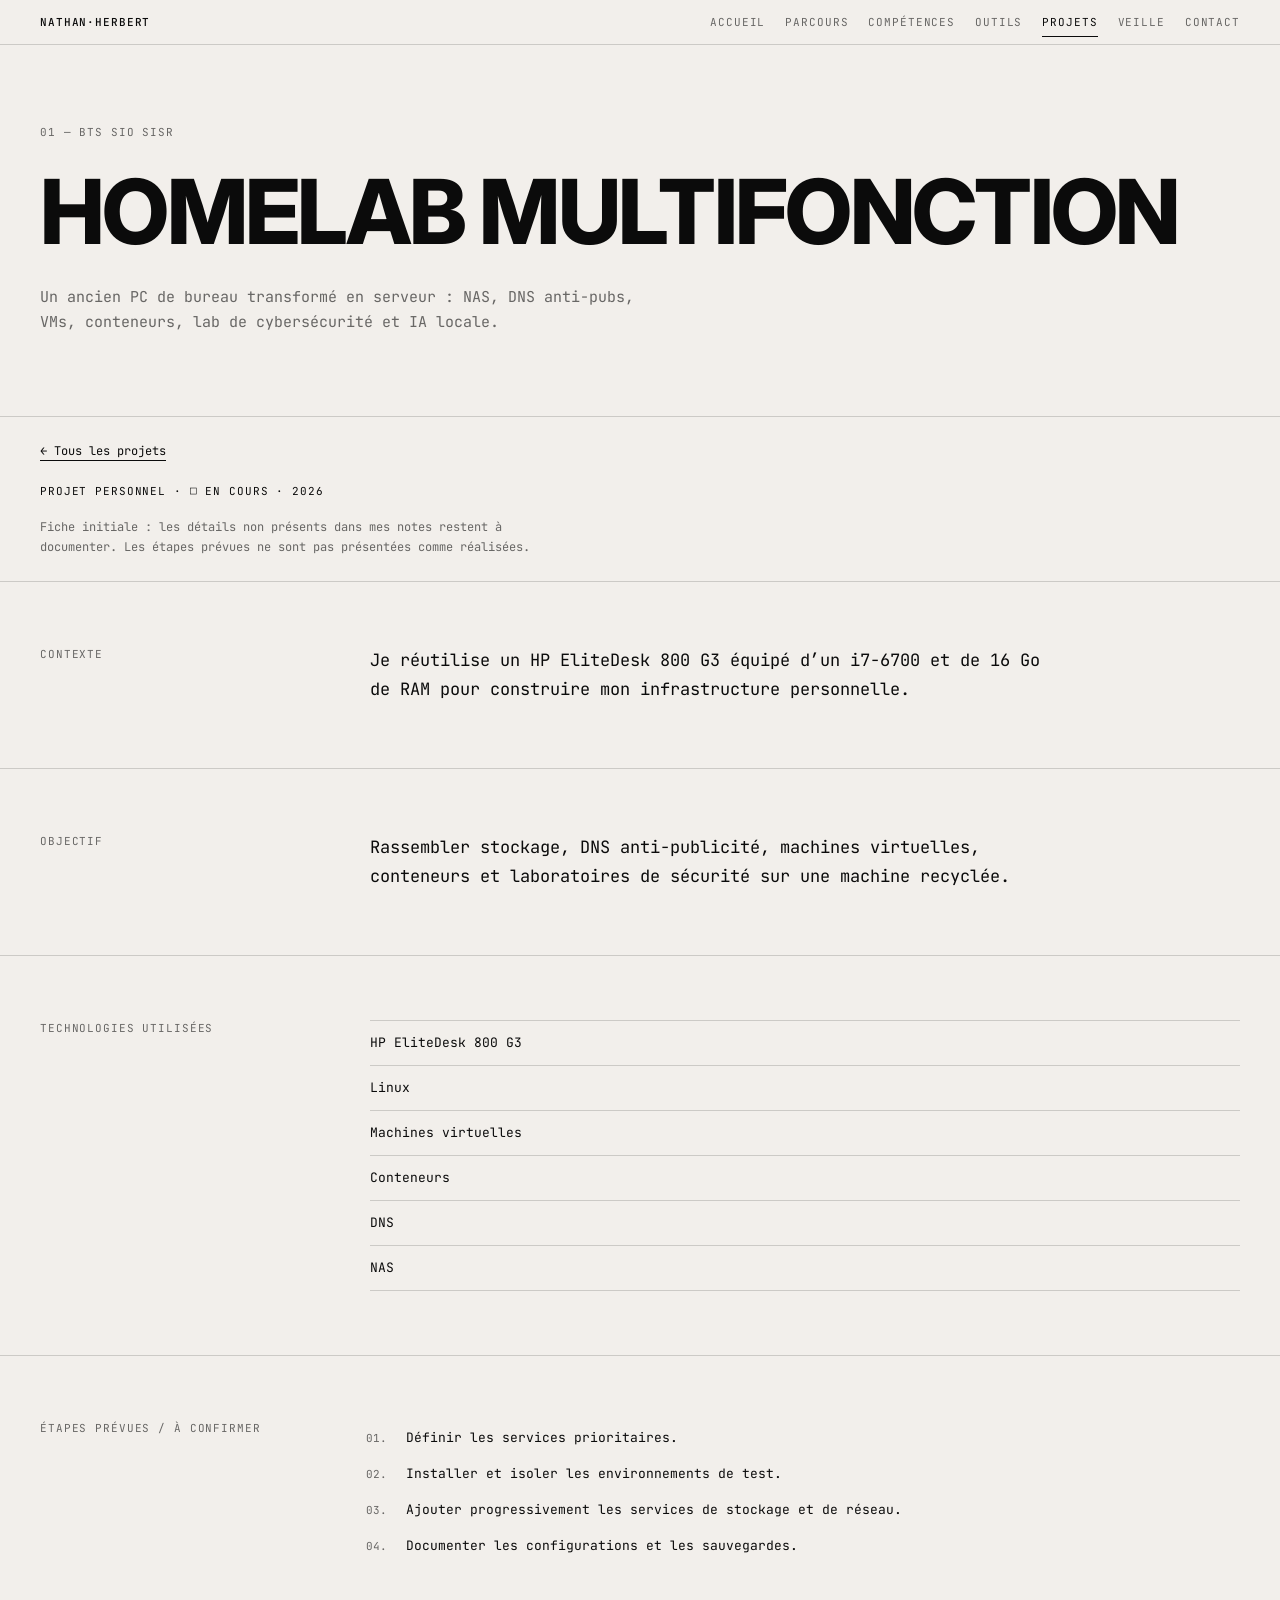
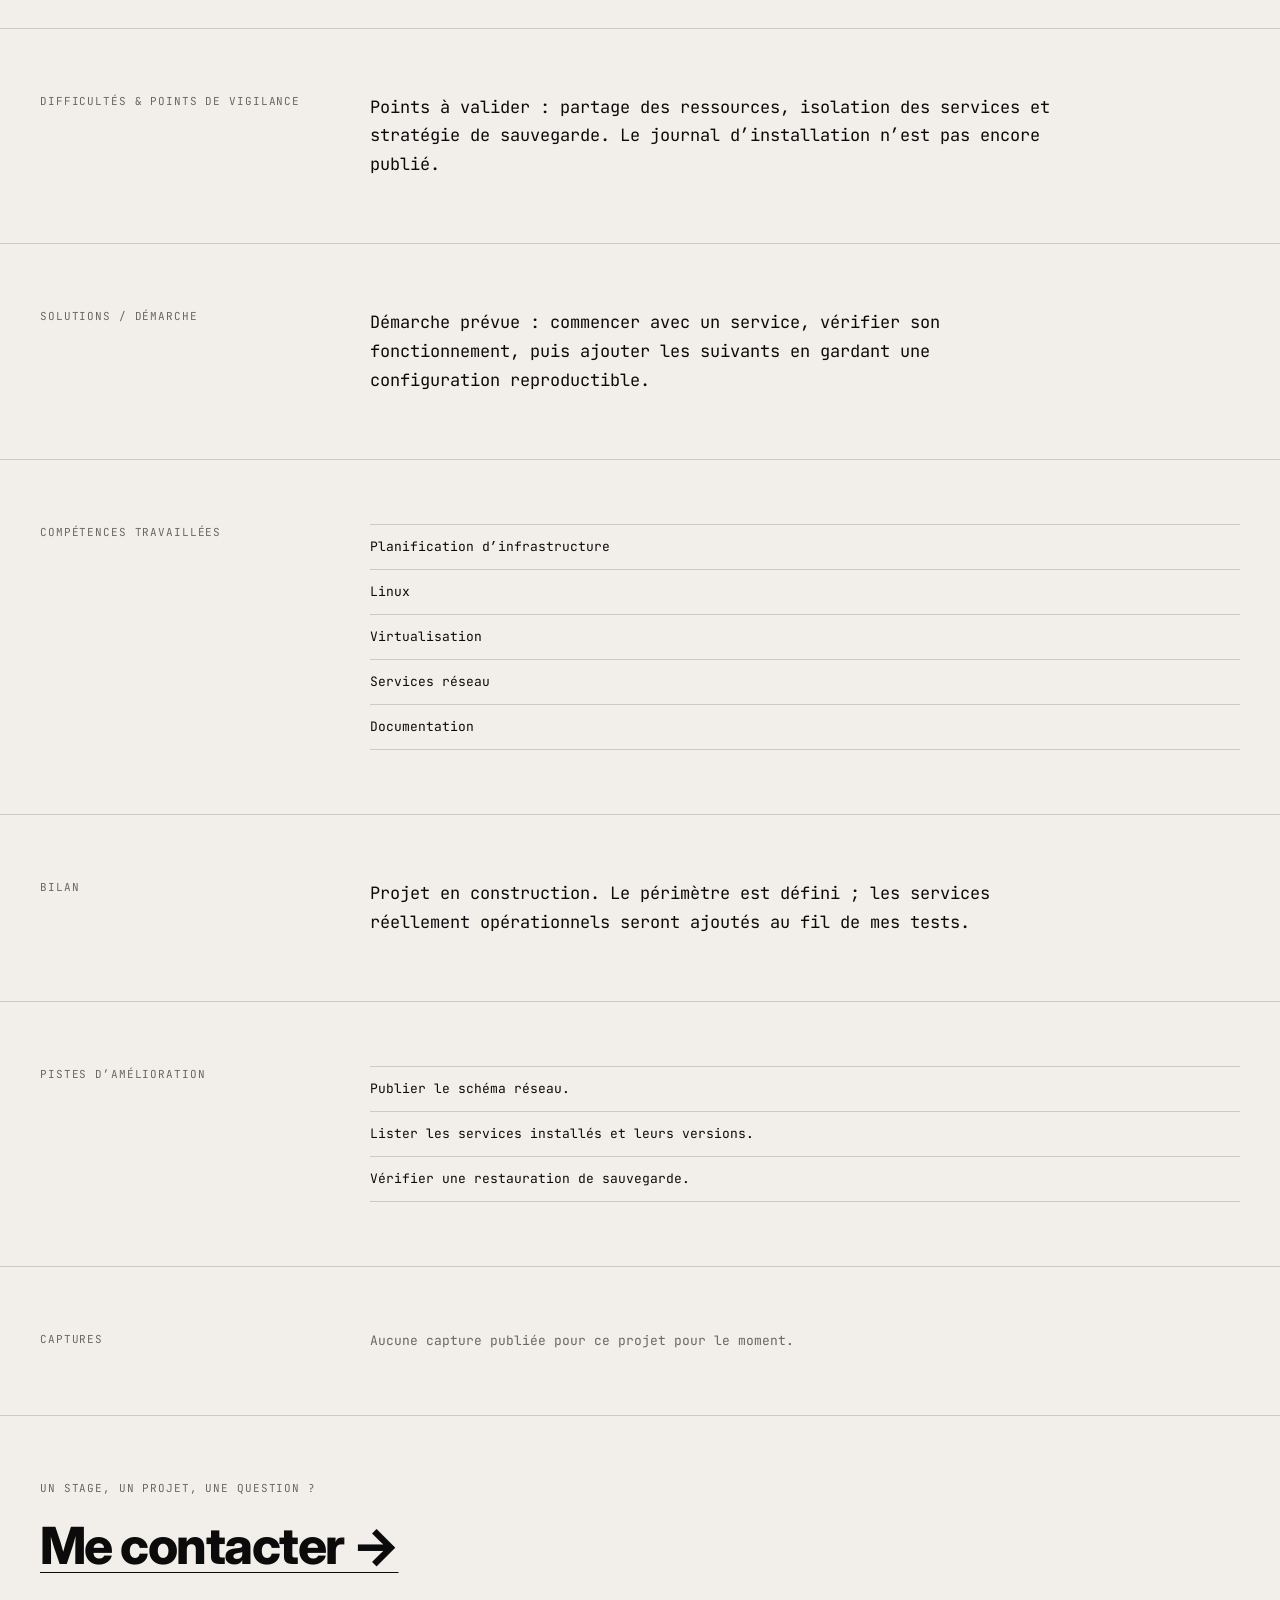
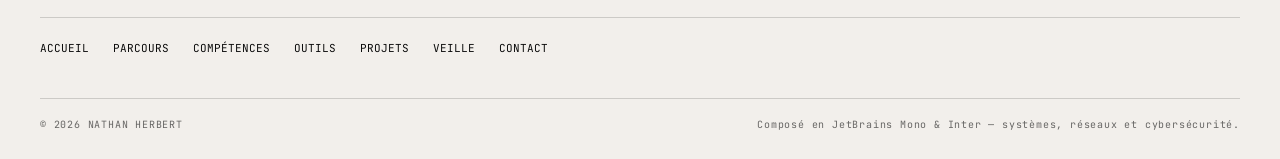
<file: projets/homelab/index.html>
<!doctype html>
<html lang="fr">
  <head>
    <meta charset="UTF-8">
    <meta name="viewport" content="width=device-width, initial-scale=1.0">
    <meta name="description" content="Un ancien PC de bureau transformé en serveur : NAS, DNS anti-pubs, VMs, conteneurs, lab de cybersécurité et IA locale.">
    <meta property="og:title" content="Homelab multifonction | Portfolio Nathan Herbert">
    <meta property="og:description" content="Un ancien PC de bureau transformé en serveur : NAS, DNS anti-pubs, VMs, conteneurs, lab de cybersécurité et IA locale.">
    <meta property="og:type" content="website">
    <meta property="og:locale" content="fr_FR">
    <meta property="og:site_name" content="Portfolio Nathan Herbert">
    <link rel="icon" type="image/svg+xml" href="../../assets/favicon.svg">
    <meta name="theme-color" content="#f2efeb">
    <title>Homelab multifonction | Portfolio Nathan Herbert</title>
    <link rel="preconnect" href="https://fonts.googleapis.com">
    <link rel="preconnect" href="https://fonts.gstatic.com" crossorigin="">
    <link href="https://fonts.googleapis.com/css2?family=Inter:opsz,wght@14..32,100..900&amp;family=JetBrains+Mono:ital,wght@0,100..800;1,100..800&amp;display=swap" rel="stylesheet">
    <link rel="stylesheet" href="../../assets/style.css">
    <script src="../../assets/site.js" defer=""></script>
  </head>
  <body>
    <header class="fixed inset-x-0 top-0 z-50 border-b bg-paper">
      <a href="#main-content" class="skip-link">Aller au contenu</a>
      <div class="flex h-11 items-center justify-between gap-4 px-5 text-11px tracking-wide tablet-px-10">
        <a class="shrink-0 font-medium hover-underline" href="../../index.html">NATHAN·HERBERT</a>
        <nav aria-label="Navigation principale" class="hidden items-center gap-5 desktop-flex header-navigation">
          <a class="nav-link" href="../../index.html">Accueil</a>
          <a class="nav-link" href="../../parcours/index.html">Parcours</a>
          <a class="nav-link" href="../../competences/index.html">Compétences</a>
          <a class="nav-link" href="../../outils/index.html">Outils</a>
          <a aria-current="page" class="nav-link nav-active" href="../../projets/index.html">Projets</a>
          <a class="nav-link" href="../../veille/index.html">Veille</a>
          <a class="nav-link" href="../../contact/index.html">Contact</a>
        </nav>
        <span class="hidden shrink-0 tabular-nums text-muted small-inline desktop-hidden wide-inline">Île-de-France — <time data-clock=""></time></span>
        <button type="button" aria-expanded="false" aria-controls="mobile-navigation" class="border px-3 py-1 uppercase desktop-hidden" hidden="" data-label-closed="Menu" data-label-open="Fermer">Menu</button>
      </div>
    </header>
    <main id="main-content" tabindex="-1" class="page-shell">
      <div class="page-heading">
        <p class="eyebrow">01 — BTS SIO SISR</p>
        <h1 class="display-title">Homelab multifonction</h1>
        <p class="page-intro">Un ancien PC de bureau transformé en serveur : NAS, DNS anti-pubs, VMs, conteneurs, lab de cybersécurité et IA locale.</p>
      </div>
      <div class="page-heading border-t compact-section">
        <a class="text-link" href="../../projets/index.html">← Tous les projets</a>
        <p class="mt-5 text-11px uppercase tracking-wide">Projet personnel · □ En cours · 2026</p>
        <p class="mt-4 max-w-76ch text-12px text-muted">Fiche initiale : les détails non présents dans mes notes restent à documenter. Les étapes prévues ne sont pas présentées comme réalisées.</p>
      </div>
      <section class="editorial-section">
        <h2 class="eyebrow">Contexte</h2>
        <div>
          <p class="reading-copy">Je réutilise un HP EliteDesk 800 G3 équipé d’un i7-6700 et de 16 Go de RAM pour construire mon infrastructure personnelle.</p>
        </div>
      </section>
      <section class="editorial-section">
        <h2 class="eyebrow">Objectif</h2>
        <div>
          <p class="reading-copy">Rassembler stockage, DNS anti-publicité, machines virtuelles, conteneurs et laboratoires de sécurité sur une machine recyclée.</p>
        </div>
      </section>
      <section class="editorial-section">
        <h2 class="eyebrow">Technologies utilisées</h2>
        <div>
          <ul class="ruled-list">
            <li>HP EliteDesk 800 G3</li>
            <li>Linux</li>
            <li>Machines virtuelles</li>
            <li>Conteneurs</li>
            <li>DNS</li>
            <li>NAS</li>
          </ul>
        </div>
      </section>
      <section class="editorial-section">
        <h2 class="eyebrow">Étapes prévues / à confirmer</h2>
        <div>
          <ol class="numbered-list">
            <li>Définir les services prioritaires.</li>
            <li>Installer et isoler les environnements de test.</li>
            <li>Ajouter progressivement les services de stockage et de réseau.</li>
            <li>Documenter les configurations et les sauvegardes.</li>
          </ol>
        </div>
      </section>
      <section class="editorial-section">
        <h2 class="eyebrow">Difficultés &amp; points de vigilance</h2>
        <div>
          <p class="reading-copy">Points à valider : partage des ressources, isolation des services et stratégie de sauvegarde. Le journal d’installation n’est pas encore publié.</p>
        </div>
      </section>
      <section class="editorial-section">
        <h2 class="eyebrow">Solutions / démarche</h2>
        <div>
          <p class="reading-copy">Démarche prévue : commencer avec un service, vérifier son fonctionnement, puis ajouter les suivants en gardant une configuration reproductible.</p>
        </div>
      </section>
      <section class="editorial-section">
        <h2 class="eyebrow">Compétences travaillées</h2>
        <div>
          <ul class="ruled-list">
            <li>Planification d’infrastructure</li>
            <li>Linux</li>
            <li>Virtualisation</li>
            <li>Services réseau</li>
            <li>Documentation</li>
          </ul>
        </div>
      </section>
      <section class="editorial-section">
        <h2 class="eyebrow">Bilan</h2>
        <div>
          <p class="reading-copy">Projet en construction. Le périmètre est défini ; les services réellement opérationnels seront ajoutés au fil de mes tests.</p>
        </div>
      </section>
      <section class="editorial-section">
        <h2 class="eyebrow">Pistes d’amélioration</h2>
        <div>
          <ul class="ruled-list">
            <li>Publier le schéma réseau.</li>
            <li>Lister les services installés et leurs versions.</li>
            <li>Vérifier une restauration de sauvegarde.</li>
          </ul>
        </div>
      </section>
      <section class="editorial-section">
        <h2 class="eyebrow">Captures</h2>
        <p class="text-muted">Aucune capture publiée pour ce projet pour le moment.</p>
      </section>
    </main>
    <footer class="site-footer">
      <p class="eyebrow">Un stage, un projet, une question ?</p>
      <a class="font-display mt-4 inline-block footer-title-size font-bold-display leading-tight tracking-tight underline decoration-1 underline-offset-8" href="../../contact/index.html">Me contacter →</a>
      <nav aria-label="Portfolio Nathan Herbert" class="mt-10 flex flex-wrap gap-x-6 gap-y-3 border-t pt-5">
        <a class="text-11px uppercase hover-underline" href="../../index.html">Accueil</a>
        <a class="text-11px uppercase hover-underline" href="../../parcours/index.html">Parcours</a>
        <a class="text-11px uppercase hover-underline" href="../../competences/index.html">Compétences</a>
        <a class="text-11px uppercase hover-underline" href="../../outils/index.html">Outils</a>
        <a class="text-11px uppercase hover-underline" href="../../projets/index.html">Projets</a>
        <a class="text-11px uppercase hover-underline" href="../../veille/index.html">Veille</a>
        <a class="text-11px uppercase hover-underline" href="../../contact/index.html">Contact</a>
      </nav>
      <div class="mt-10 flex flex-wrap justify-between gap-3 border-t pt-4 text-10px tracking-wide text-muted">
        <span>© 2026 NATHAN HERBERT</span>
        <span>Composé en JetBrains Mono &amp; Inter — systèmes, réseaux et cybersécurité.</span>
      </div>
    </footer>
  </body>
</html>
</file>
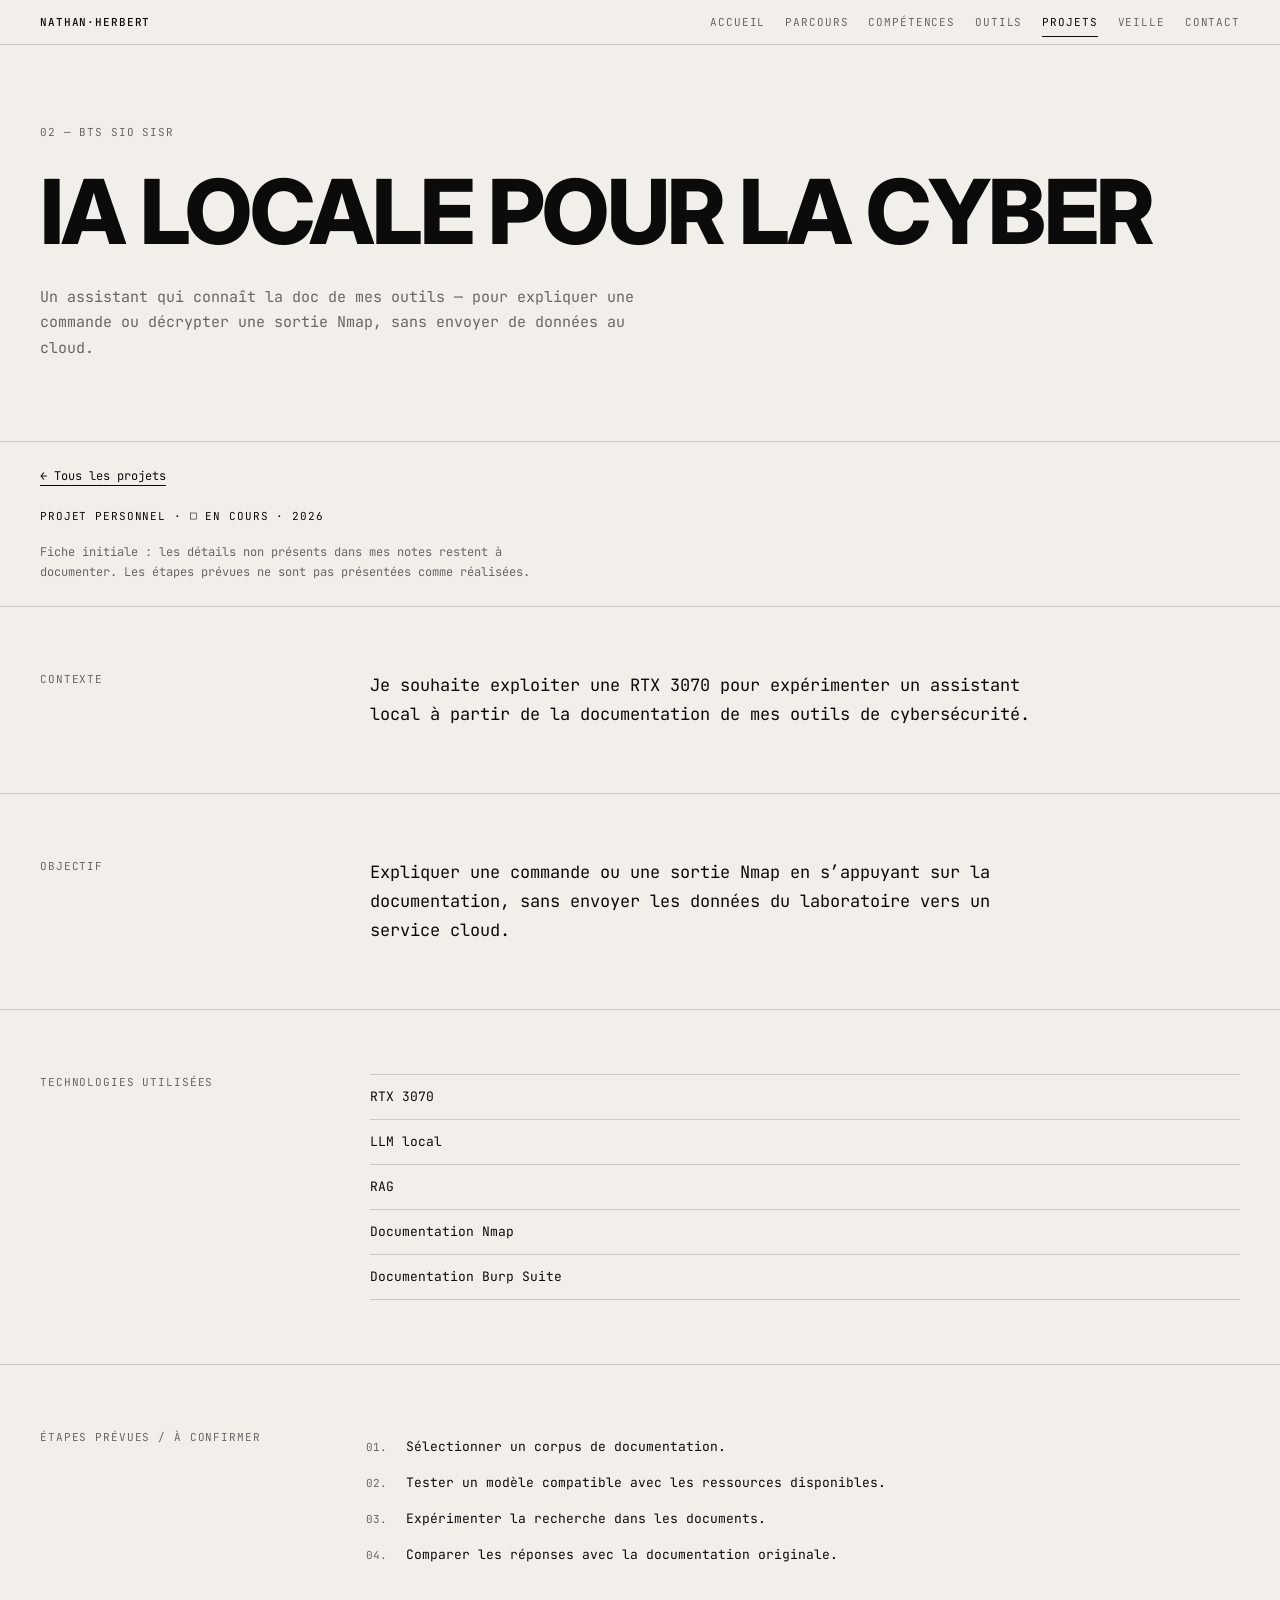
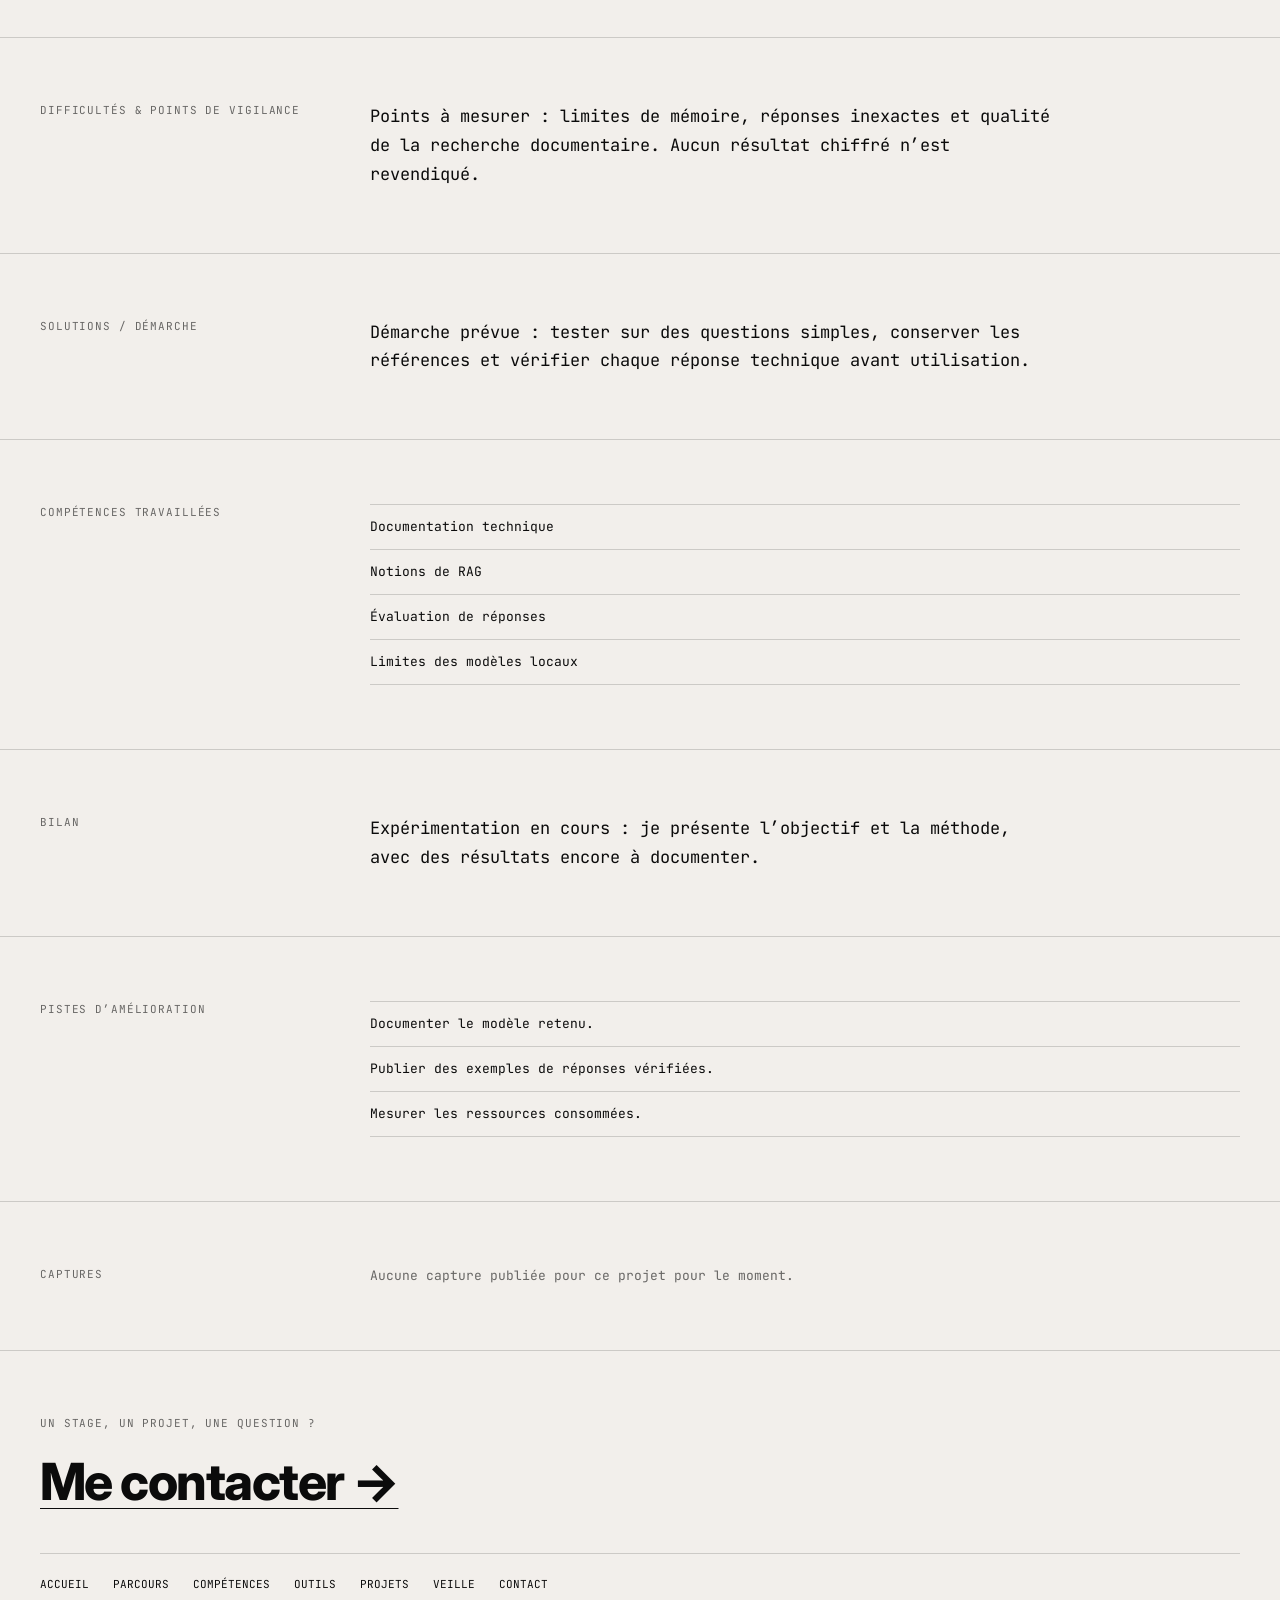
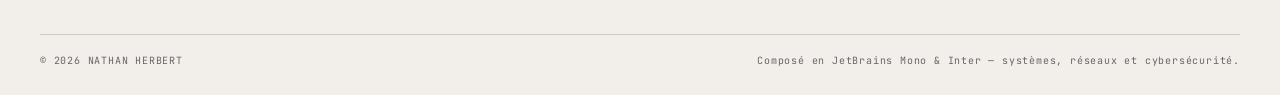
<file: projets/ia-cyber/index.html>
<!doctype html>
<html lang="fr">
  <head>
    <meta charset="UTF-8">
    <meta name="viewport" content="width=device-width, initial-scale=1.0">
    <meta name="description" content="Un assistant qui connaît la doc de mes outils — pour expliquer une commande ou décrypter une sortie Nmap, sans envoyer de données au cloud.">
    <meta property="og:title" content="IA locale pour la cyber | Portfolio Nathan Herbert">
    <meta property="og:description" content="Un assistant qui connaît la doc de mes outils — pour expliquer une commande ou décrypter une sortie Nmap, sans envoyer de données au cloud.">
    <meta property="og:type" content="website">
    <meta property="og:locale" content="fr_FR">
    <meta property="og:site_name" content="Portfolio Nathan Herbert">
    <link rel="icon" type="image/svg+xml" href="../../assets/favicon.svg">
    <meta name="theme-color" content="#f2efeb">
    <title>IA locale pour la cyber | Portfolio Nathan Herbert</title>
    <link rel="preconnect" href="https://fonts.googleapis.com">
    <link rel="preconnect" href="https://fonts.gstatic.com" crossorigin="">
    <link href="https://fonts.googleapis.com/css2?family=Inter:opsz,wght@14..32,100..900&amp;family=JetBrains+Mono:ital,wght@0,100..800;1,100..800&amp;display=swap" rel="stylesheet">
    <link rel="stylesheet" href="../../assets/style.css">
    <script src="../../assets/site.js" defer=""></script>
  </head>
  <body>
    <header class="fixed inset-x-0 top-0 z-50 border-b bg-paper">
      <a href="#main-content" class="skip-link">Aller au contenu</a>
      <div class="flex h-11 items-center justify-between gap-4 px-5 text-11px tracking-wide tablet-px-10">
        <a class="shrink-0 font-medium hover-underline" href="../../index.html">NATHAN·HERBERT</a>
        <nav aria-label="Navigation principale" class="hidden items-center gap-5 desktop-flex header-navigation">
          <a class="nav-link" href="../../index.html">Accueil</a>
          <a class="nav-link" href="../../parcours/index.html">Parcours</a>
          <a class="nav-link" href="../../competences/index.html">Compétences</a>
          <a class="nav-link" href="../../outils/index.html">Outils</a>
          <a aria-current="page" class="nav-link nav-active" href="../../projets/index.html">Projets</a>
          <a class="nav-link" href="../../veille/index.html">Veille</a>
          <a class="nav-link" href="../../contact/index.html">Contact</a>
        </nav>
        <span class="hidden shrink-0 tabular-nums text-muted small-inline desktop-hidden wide-inline">Île-de-France — <time data-clock=""></time></span>
        <button type="button" aria-expanded="false" aria-controls="mobile-navigation" class="border px-3 py-1 uppercase desktop-hidden" hidden="" data-label-closed="Menu" data-label-open="Fermer">Menu</button>
      </div>
    </header>
    <main id="main-content" tabindex="-1" class="page-shell">
      <div class="page-heading">
        <p class="eyebrow">02 — BTS SIO SISR</p>
        <h1 class="display-title">IA locale pour la cyber</h1>
        <p class="page-intro">Un assistant qui connaît la doc de mes outils — pour expliquer une commande ou décrypter une sortie Nmap, sans envoyer de données au cloud.</p>
      </div>
      <div class="page-heading border-t compact-section">
        <a class="text-link" href="../../projets/index.html">← Tous les projets</a>
        <p class="mt-5 text-11px uppercase tracking-wide">Projet personnel · □ En cours · 2026</p>
        <p class="mt-4 max-w-76ch text-12px text-muted">Fiche initiale : les détails non présents dans mes notes restent à documenter. Les étapes prévues ne sont pas présentées comme réalisées.</p>
      </div>
      <section class="editorial-section">
        <h2 class="eyebrow">Contexte</h2>
        <div>
          <p class="reading-copy">Je souhaite exploiter une RTX 3070 pour expérimenter un assistant local à partir de la documentation de mes outils de cybersécurité.</p>
        </div>
      </section>
      <section class="editorial-section">
        <h2 class="eyebrow">Objectif</h2>
        <div>
          <p class="reading-copy">Expliquer une commande ou une sortie Nmap en s’appuyant sur la documentation, sans envoyer les données du laboratoire vers un service cloud.</p>
        </div>
      </section>
      <section class="editorial-section">
        <h2 class="eyebrow">Technologies utilisées</h2>
        <div>
          <ul class="ruled-list">
            <li>RTX 3070</li>
            <li>LLM local</li>
            <li>RAG</li>
            <li>Documentation Nmap</li>
            <li>Documentation Burp Suite</li>
          </ul>
        </div>
      </section>
      <section class="editorial-section">
        <h2 class="eyebrow">Étapes prévues / à confirmer</h2>
        <div>
          <ol class="numbered-list">
            <li>Sélectionner un corpus de documentation.</li>
            <li>Tester un modèle compatible avec les ressources disponibles.</li>
            <li>Expérimenter la recherche dans les documents.</li>
            <li>Comparer les réponses avec la documentation originale.</li>
          </ol>
        </div>
      </section>
      <section class="editorial-section">
        <h2 class="eyebrow">Difficultés &amp; points de vigilance</h2>
        <div>
          <p class="reading-copy">Points à mesurer : limites de mémoire, réponses inexactes et qualité de la recherche documentaire. Aucun résultat chiffré n’est revendiqué.</p>
        </div>
      </section>
      <section class="editorial-section">
        <h2 class="eyebrow">Solutions / démarche</h2>
        <div>
          <p class="reading-copy">Démarche prévue : tester sur des questions simples, conserver les références et vérifier chaque réponse technique avant utilisation.</p>
        </div>
      </section>
      <section class="editorial-section">
        <h2 class="eyebrow">Compétences travaillées</h2>
        <div>
          <ul class="ruled-list">
            <li>Documentation technique</li>
            <li>Notions de RAG</li>
            <li>Évaluation de réponses</li>
            <li>Limites des modèles locaux</li>
          </ul>
        </div>
      </section>
      <section class="editorial-section">
        <h2 class="eyebrow">Bilan</h2>
        <div>
          <p class="reading-copy">Expérimentation en cours : je présente l’objectif et la méthode, avec des résultats encore à documenter.</p>
        </div>
      </section>
      <section class="editorial-section">
        <h2 class="eyebrow">Pistes d’amélioration</h2>
        <div>
          <ul class="ruled-list">
            <li>Documenter le modèle retenu.</li>
            <li>Publier des exemples de réponses vérifiées.</li>
            <li>Mesurer les ressources consommées.</li>
          </ul>
        </div>
      </section>
      <section class="editorial-section">
        <h2 class="eyebrow">Captures</h2>
        <p class="text-muted">Aucune capture publiée pour ce projet pour le moment.</p>
      </section>
    </main>
    <footer class="site-footer">
      <p class="eyebrow">Un stage, un projet, une question ?</p>
      <a class="font-display mt-4 inline-block footer-title-size font-bold-display leading-tight tracking-tight underline decoration-1 underline-offset-8" href="../../contact/index.html">Me contacter →</a>
      <nav aria-label="Portfolio Nathan Herbert" class="mt-10 flex flex-wrap gap-x-6 gap-y-3 border-t pt-5">
        <a class="text-11px uppercase hover-underline" href="../../index.html">Accueil</a>
        <a class="text-11px uppercase hover-underline" href="../../parcours/index.html">Parcours</a>
        <a class="text-11px uppercase hover-underline" href="../../competences/index.html">Compétences</a>
        <a class="text-11px uppercase hover-underline" href="../../outils/index.html">Outils</a>
        <a class="text-11px uppercase hover-underline" href="../../projets/index.html">Projets</a>
        <a class="text-11px uppercase hover-underline" href="../../veille/index.html">Veille</a>
        <a class="text-11px uppercase hover-underline" href="../../contact/index.html">Contact</a>
      </nav>
      <div class="mt-10 flex flex-wrap justify-between gap-3 border-t pt-4 text-10px tracking-wide text-muted">
        <span>© 2026 NATHAN HERBERT</span>
        <span>Composé en JetBrains Mono &amp; Inter — systèmes, réseaux et cybersécurité.</span>
      </div>
    </footer>
  </body>
</html>
</file>
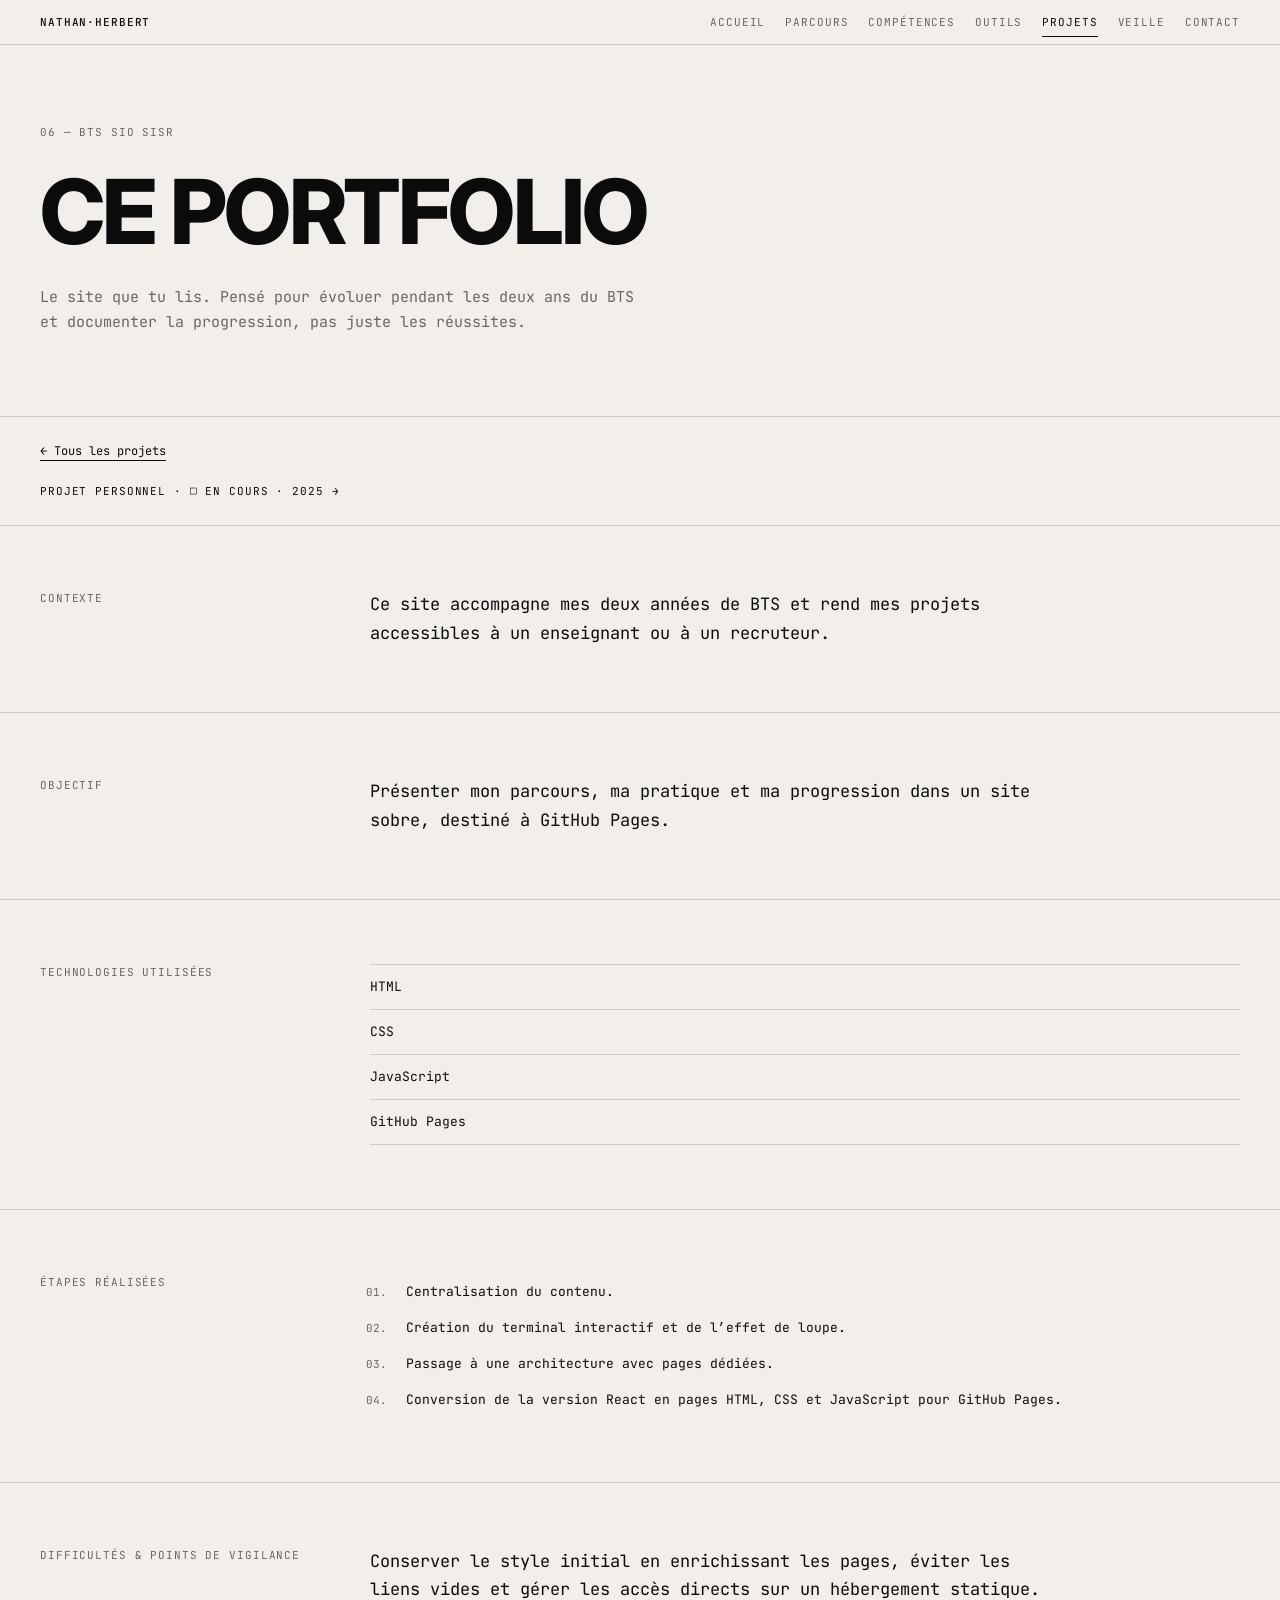
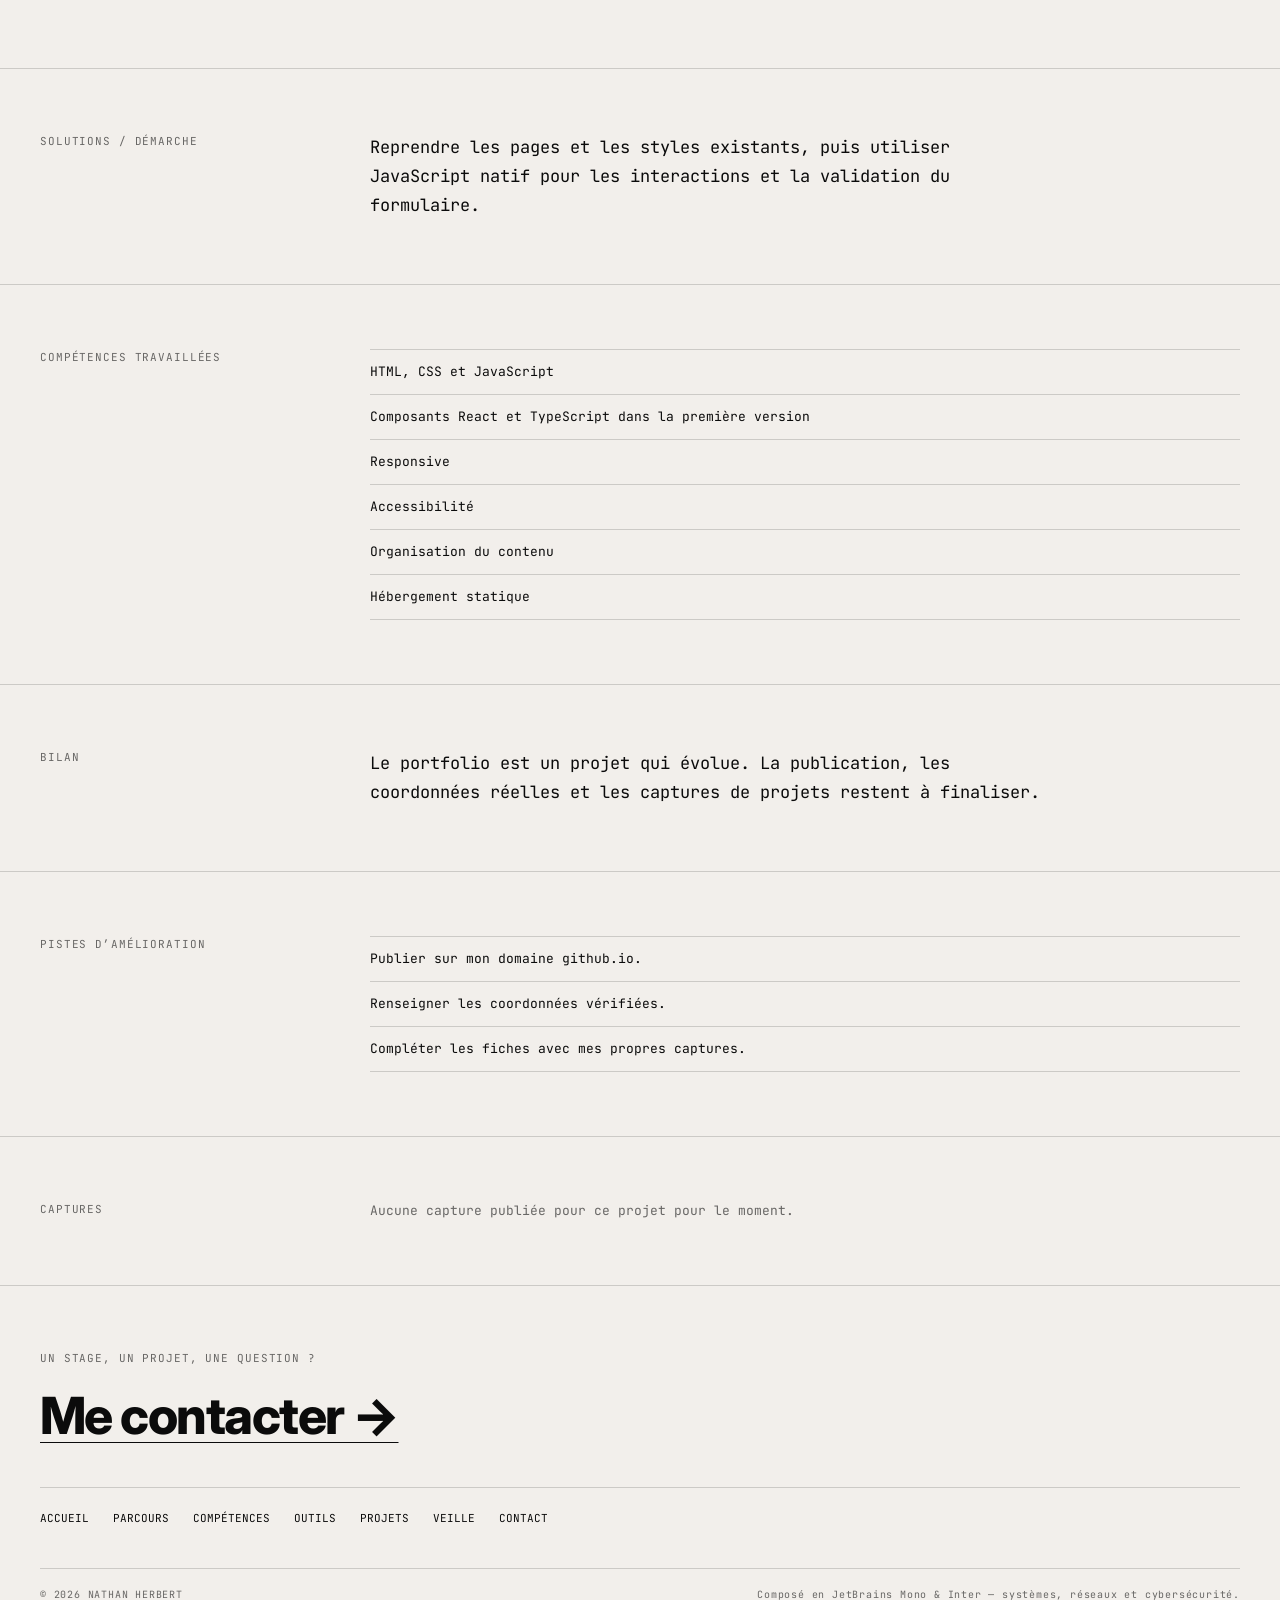
<file: projets/portfolio/index.html>
<!doctype html>
<html lang="fr">
  <head>
    <meta charset="UTF-8">
    <meta name="viewport" content="width=device-width, initial-scale=1.0">
    <meta name="description" content="Le site que tu lis. Pensé pour évoluer pendant les deux ans du BTS et documenter la progression, pas juste les réussites.">
    <meta property="og:title" content="Ce portfolio | Portfolio Nathan Herbert">
    <meta property="og:description" content="Le site que tu lis. Pensé pour évoluer pendant les deux ans du BTS et documenter la progression, pas juste les réussites.">
    <meta property="og:type" content="website">
    <meta property="og:locale" content="fr_FR">
    <meta property="og:site_name" content="Portfolio Nathan Herbert">
    <link rel="icon" type="image/svg+xml" href="../../assets/favicon.svg">
    <meta name="theme-color" content="#f2efeb">
    <title>Ce portfolio | Portfolio Nathan Herbert</title>
    <link rel="preconnect" href="https://fonts.googleapis.com">
    <link rel="preconnect" href="https://fonts.gstatic.com" crossorigin="">
    <link href="https://fonts.googleapis.com/css2?family=Inter:opsz,wght@14..32,100..900&amp;family=JetBrains+Mono:ital,wght@0,100..800;1,100..800&amp;display=swap" rel="stylesheet">
    <link rel="stylesheet" href="../../assets/style.css">
    <script src="../../assets/site.js" defer=""></script>
  </head>
  <body>
    <header class="fixed inset-x-0 top-0 z-50 border-b bg-paper">
      <a href="#main-content" class="skip-link">Aller au contenu</a>
      <div class="flex h-11 items-center justify-between gap-4 px-5 text-11px tracking-wide tablet-px-10">
        <a class="shrink-0 font-medium hover-underline" href="../../index.html">NATHAN·HERBERT</a>
        <nav aria-label="Navigation principale" class="hidden items-center gap-5 desktop-flex header-navigation">
          <a class="nav-link" href="../../index.html">Accueil</a>
          <a class="nav-link" href="../../parcours/index.html">Parcours</a>
          <a class="nav-link" href="../../competences/index.html">Compétences</a>
          <a class="nav-link" href="../../outils/index.html">Outils</a>
          <a aria-current="page" class="nav-link nav-active" href="../../projets/index.html">Projets</a>
          <a class="nav-link" href="../../veille/index.html">Veille</a>
          <a class="nav-link" href="../../contact/index.html">Contact</a>
        </nav>
        <span class="hidden shrink-0 tabular-nums text-muted small-inline desktop-hidden wide-inline">Île-de-France — <time data-clock=""></time></span>
        <button type="button" aria-expanded="false" aria-controls="mobile-navigation" class="border px-3 py-1 uppercase desktop-hidden" hidden="" data-label-closed="Menu" data-label-open="Fermer">Menu</button>
      </div>
    </header>
    <main id="main-content" tabindex="-1" class="page-shell">
      <div class="page-heading">
        <p class="eyebrow">06 — BTS SIO SISR</p>
        <h1 class="display-title">Ce portfolio</h1>
        <p class="page-intro">Le site que tu lis. Pensé pour évoluer pendant les deux ans du BTS et documenter la progression, pas juste les réussites.</p>
      </div>
      <div class="page-heading border-t compact-section">
        <a class="text-link" href="../../projets/index.html">← Tous les projets</a>
        <p class="mt-5 text-11px uppercase tracking-wide">Projet personnel · □ En cours · 2025 →</p>
      </div>
      <section class="editorial-section">
        <h2 class="eyebrow">Contexte</h2>
        <div>
          <p class="reading-copy">Ce site accompagne mes deux années de BTS et rend mes projets accessibles à un enseignant ou à un recruteur.</p>
        </div>
      </section>
      <section class="editorial-section">
        <h2 class="eyebrow">Objectif</h2>
        <div>
          <p class="reading-copy">Présenter mon parcours, ma pratique et ma progression dans un site sobre, destiné à GitHub Pages.</p>
        </div>
      </section>
      <section class="editorial-section">
        <h2 class="eyebrow">Technologies utilisées</h2>
        <div>
          <ul class="ruled-list">
            <li>HTML</li>
            <li>CSS</li>
            <li>JavaScript</li>
            <li>GitHub Pages</li>
          </ul>
        </div>
      </section>
      <section class="editorial-section">
        <h2 class="eyebrow">Étapes réalisées</h2>
        <div>
          <ol class="numbered-list">
            <li>Centralisation du contenu.</li>
            <li>Création du terminal interactif et de l’effet de loupe.</li>
            <li>Passage à une architecture avec pages dédiées.</li>
            <li>Conversion de la version React en pages HTML, CSS et JavaScript pour GitHub Pages.</li>
          </ol>
        </div>
      </section>
      <section class="editorial-section">
        <h2 class="eyebrow">Difficultés &amp; points de vigilance</h2>
        <div>
          <p class="reading-copy">Conserver le style initial en enrichissant les pages, éviter les liens vides et gérer les accès directs sur un hébergement statique.</p>
        </div>
      </section>
      <section class="editorial-section">
        <h2 class="eyebrow">Solutions / démarche</h2>
        <div>
          <p class="reading-copy">Reprendre les pages et les styles existants, puis utiliser JavaScript natif pour les interactions et la validation du formulaire.</p>
        </div>
      </section>
      <section class="editorial-section">
        <h2 class="eyebrow">Compétences travaillées</h2>
        <div>
          <ul class="ruled-list">
            <li>HTML, CSS et JavaScript</li>
            <li>Composants React et TypeScript dans la première version</li>
            <li>Responsive</li>
            <li>Accessibilité</li>
            <li>Organisation du contenu</li>
            <li>Hébergement statique</li>
          </ul>
        </div>
      </section>
      <section class="editorial-section">
        <h2 class="eyebrow">Bilan</h2>
        <div>
          <p class="reading-copy">Le portfolio est un projet qui évolue. La publication, les coordonnées réelles et les captures de projets restent à finaliser.</p>
        </div>
      </section>
      <section class="editorial-section">
        <h2 class="eyebrow">Pistes d’amélioration</h2>
        <div>
          <ul class="ruled-list">
            <li>Publier sur mon domaine github.io.</li>
            <li>Renseigner les coordonnées vérifiées.</li>
            <li>Compléter les fiches avec mes propres captures.</li>
          </ul>
        </div>
      </section>
      <section class="editorial-section">
        <h2 class="eyebrow">Captures</h2>
        <p class="text-muted">Aucune capture publiée pour ce projet pour le moment.</p>
      </section>
    </main>
    <footer class="site-footer">
      <p class="eyebrow">Un stage, un projet, une question ?</p>
      <a class="font-display mt-4 inline-block footer-title-size font-bold-display leading-tight tracking-tight underline decoration-1 underline-offset-8" href="../../contact/index.html">Me contacter →</a>
      <nav aria-label="Portfolio Nathan Herbert" class="mt-10 flex flex-wrap gap-x-6 gap-y-3 border-t pt-5">
        <a class="text-11px uppercase hover-underline" href="../../index.html">Accueil</a>
        <a class="text-11px uppercase hover-underline" href="../../parcours/index.html">Parcours</a>
        <a class="text-11px uppercase hover-underline" href="../../competences/index.html">Compétences</a>
        <a class="text-11px uppercase hover-underline" href="../../outils/index.html">Outils</a>
        <a class="text-11px uppercase hover-underline" href="../../projets/index.html">Projets</a>
        <a class="text-11px uppercase hover-underline" href="../../veille/index.html">Veille</a>
        <a class="text-11px uppercase hover-underline" href="../../contact/index.html">Contact</a>
      </nav>
      <div class="mt-10 flex flex-wrap justify-between gap-3 border-t pt-4 text-10px tracking-wide text-muted">
        <span>© 2026 NATHAN HERBERT</span>
        <span>Composé en JetBrains Mono &amp; Inter — systèmes, réseaux et cybersécurité.</span>
      </div>
    </footer>
  </body>
</html>
</file>
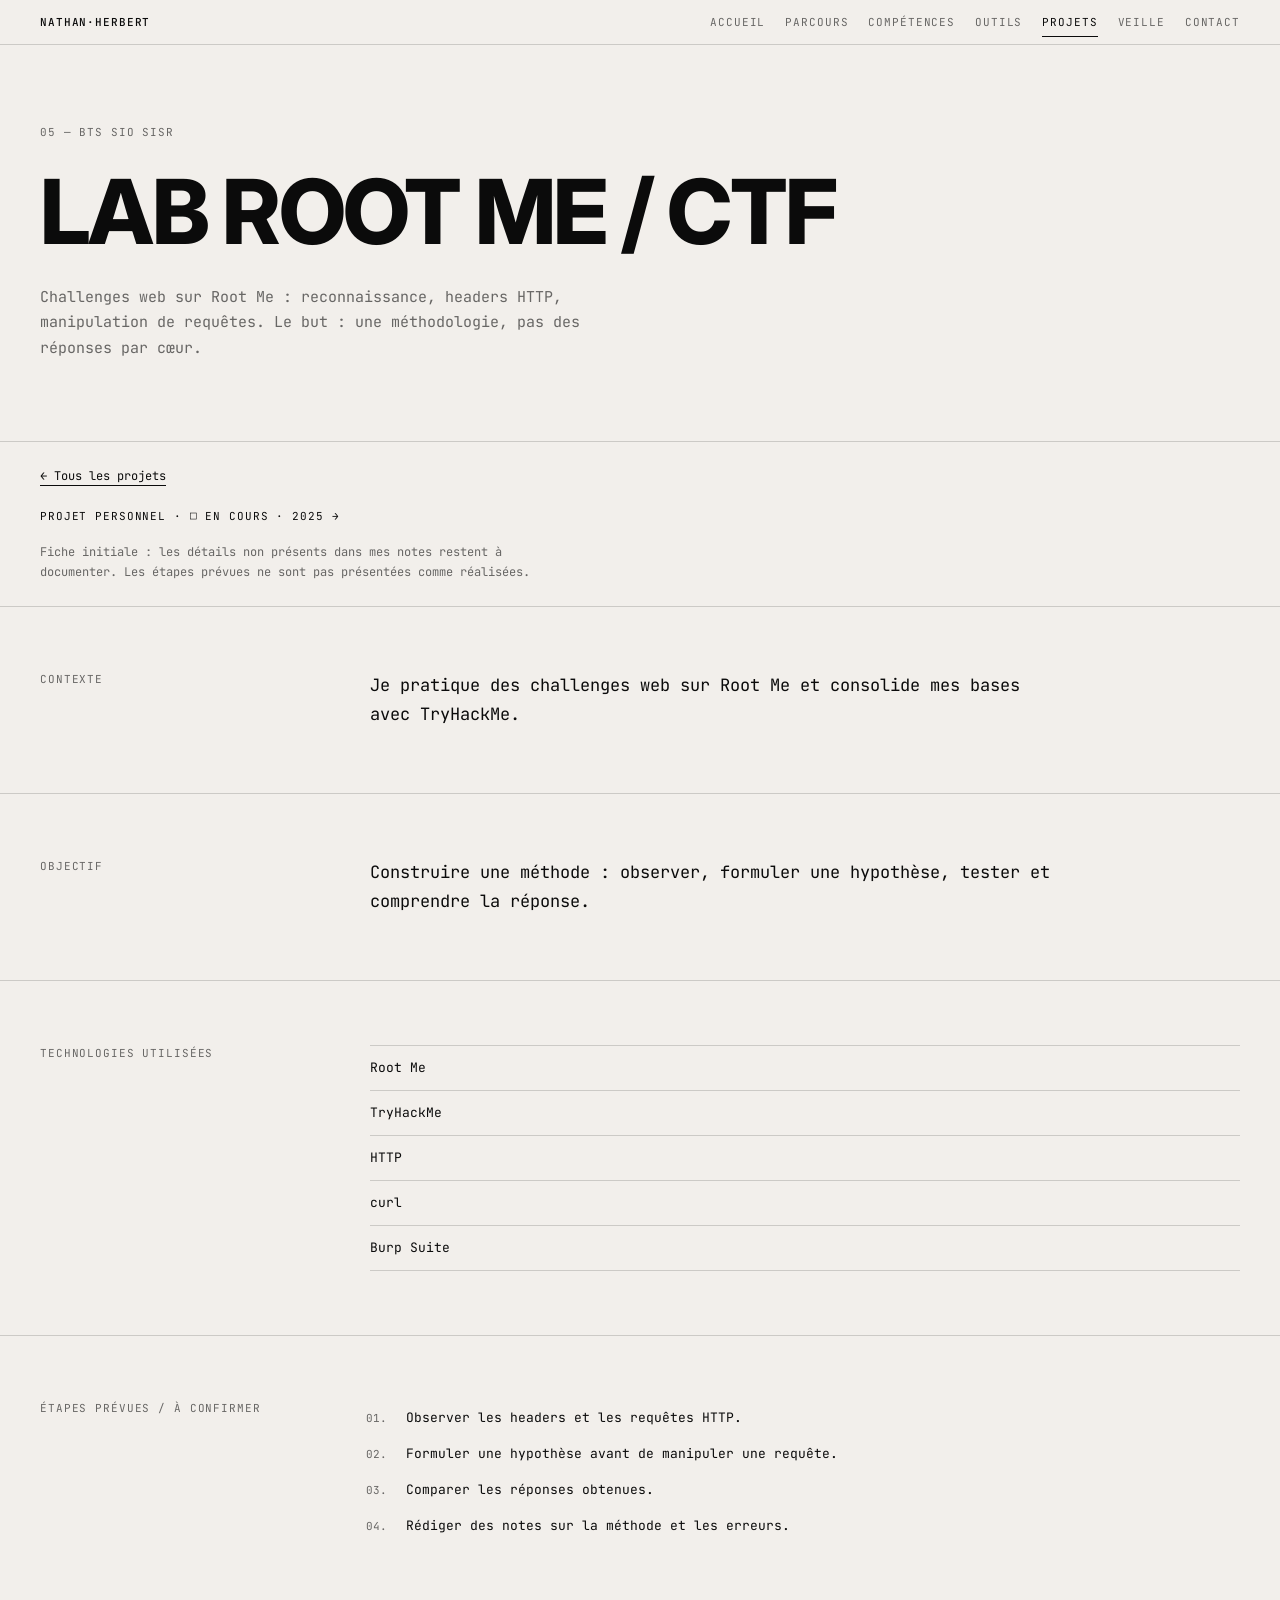
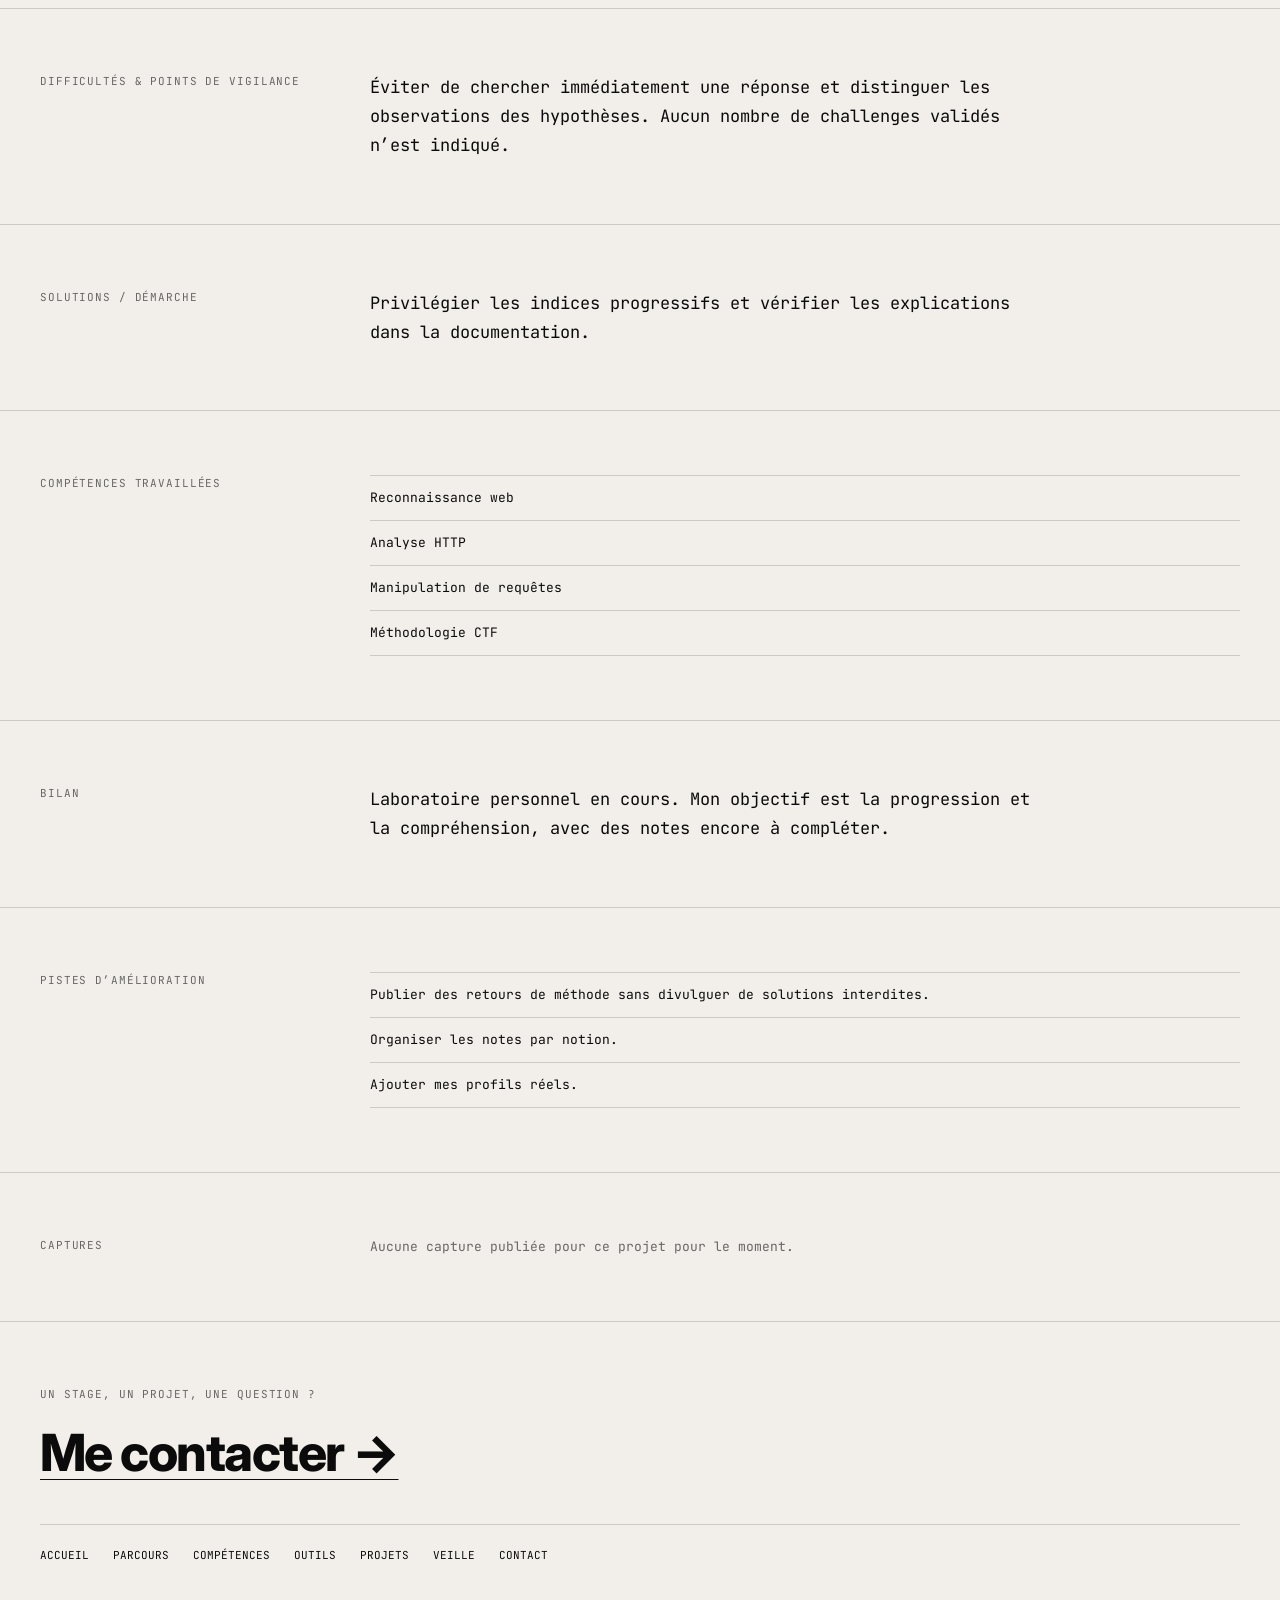
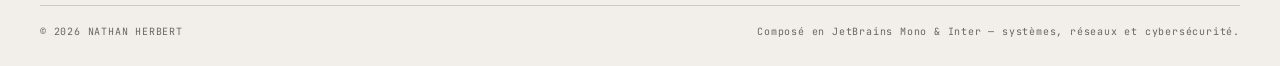
<file: projets/root-me-ctf/index.html>
<!doctype html>
<html lang="fr">
  <head>
    <meta charset="UTF-8">
    <meta name="viewport" content="width=device-width, initial-scale=1.0">
    <meta name="description" content="Challenges web sur Root Me : reconnaissance, headers HTTP, manipulation de requêtes. Le but : une méthodologie, pas des réponses par cœur.">
    <meta property="og:title" content="Lab Root Me / CTF | Portfolio Nathan Herbert">
    <meta property="og:description" content="Challenges web sur Root Me : reconnaissance, headers HTTP, manipulation de requêtes. Le but : une méthodologie, pas des réponses par cœur.">
    <meta property="og:type" content="website">
    <meta property="og:locale" content="fr_FR">
    <meta property="og:site_name" content="Portfolio Nathan Herbert">
    <link rel="icon" type="image/svg+xml" href="../../assets/favicon.svg">
    <meta name="theme-color" content="#f2efeb">
    <title>Lab Root Me / CTF | Portfolio Nathan Herbert</title>
    <link rel="preconnect" href="https://fonts.googleapis.com">
    <link rel="preconnect" href="https://fonts.gstatic.com" crossorigin="">
    <link href="https://fonts.googleapis.com/css2?family=Inter:opsz,wght@14..32,100..900&amp;family=JetBrains+Mono:ital,wght@0,100..800;1,100..800&amp;display=swap" rel="stylesheet">
    <link rel="stylesheet" href="../../assets/style.css">
    <script src="../../assets/site.js" defer=""></script>
  </head>
  <body>
    <header class="fixed inset-x-0 top-0 z-50 border-b bg-paper">
      <a href="#main-content" class="skip-link">Aller au contenu</a>
      <div class="flex h-11 items-center justify-between gap-4 px-5 text-11px tracking-wide tablet-px-10">
        <a class="shrink-0 font-medium hover-underline" href="../../index.html">NATHAN·HERBERT</a>
        <nav aria-label="Navigation principale" class="hidden items-center gap-5 desktop-flex header-navigation">
          <a class="nav-link" href="../../index.html">Accueil</a>
          <a class="nav-link" href="../../parcours/index.html">Parcours</a>
          <a class="nav-link" href="../../competences/index.html">Compétences</a>
          <a class="nav-link" href="../../outils/index.html">Outils</a>
          <a aria-current="page" class="nav-link nav-active" href="../../projets/index.html">Projets</a>
          <a class="nav-link" href="../../veille/index.html">Veille</a>
          <a class="nav-link" href="../../contact/index.html">Contact</a>
        </nav>
        <span class="hidden shrink-0 tabular-nums text-muted small-inline desktop-hidden wide-inline">Île-de-France — <time data-clock=""></time></span>
        <button type="button" aria-expanded="false" aria-controls="mobile-navigation" class="border px-3 py-1 uppercase desktop-hidden" hidden="" data-label-closed="Menu" data-label-open="Fermer">Menu</button>
      </div>
    </header>
    <main id="main-content" tabindex="-1" class="page-shell">
      <div class="page-heading">
        <p class="eyebrow">05 — BTS SIO SISR</p>
        <h1 class="display-title">Lab Root Me / CTF</h1>
        <p class="page-intro">Challenges web sur Root Me : reconnaissance, headers HTTP, manipulation de requêtes. Le but : une méthodologie, pas des réponses par cœur.</p>
      </div>
      <div class="page-heading border-t compact-section">
        <a class="text-link" href="../../projets/index.html">← Tous les projets</a>
        <p class="mt-5 text-11px uppercase tracking-wide">Projet personnel · □ En cours · 2025 →</p>
        <p class="mt-4 max-w-76ch text-12px text-muted">Fiche initiale : les détails non présents dans mes notes restent à documenter. Les étapes prévues ne sont pas présentées comme réalisées.</p>
      </div>
      <section class="editorial-section">
        <h2 class="eyebrow">Contexte</h2>
        <div>
          <p class="reading-copy">Je pratique des challenges web sur Root Me et consolide mes bases avec TryHackMe.</p>
        </div>
      </section>
      <section class="editorial-section">
        <h2 class="eyebrow">Objectif</h2>
        <div>
          <p class="reading-copy">Construire une méthode : observer, formuler une hypothèse, tester et comprendre la réponse.</p>
        </div>
      </section>
      <section class="editorial-section">
        <h2 class="eyebrow">Technologies utilisées</h2>
        <div>
          <ul class="ruled-list">
            <li>Root Me</li>
            <li>TryHackMe</li>
            <li>HTTP</li>
            <li>curl</li>
            <li>Burp Suite</li>
          </ul>
        </div>
      </section>
      <section class="editorial-section">
        <h2 class="eyebrow">Étapes prévues / à confirmer</h2>
        <div>
          <ol class="numbered-list">
            <li>Observer les headers et les requêtes HTTP.</li>
            <li>Formuler une hypothèse avant de manipuler une requête.</li>
            <li>Comparer les réponses obtenues.</li>
            <li>Rédiger des notes sur la méthode et les erreurs.</li>
          </ol>
        </div>
      </section>
      <section class="editorial-section">
        <h2 class="eyebrow">Difficultés &amp; points de vigilance</h2>
        <div>
          <p class="reading-copy">Éviter de chercher immédiatement une réponse et distinguer les observations des hypothèses. Aucun nombre de challenges validés n’est indiqué.</p>
        </div>
      </section>
      <section class="editorial-section">
        <h2 class="eyebrow">Solutions / démarche</h2>
        <div>
          <p class="reading-copy">Privilégier les indices progressifs et vérifier les explications dans la documentation.</p>
        </div>
      </section>
      <section class="editorial-section">
        <h2 class="eyebrow">Compétences travaillées</h2>
        <div>
          <ul class="ruled-list">
            <li>Reconnaissance web</li>
            <li>Analyse HTTP</li>
            <li>Manipulation de requêtes</li>
            <li>Méthodologie CTF</li>
          </ul>
        </div>
      </section>
      <section class="editorial-section">
        <h2 class="eyebrow">Bilan</h2>
        <div>
          <p class="reading-copy">Laboratoire personnel en cours. Mon objectif est la progression et la compréhension, avec des notes encore à compléter.</p>
        </div>
      </section>
      <section class="editorial-section">
        <h2 class="eyebrow">Pistes d’amélioration</h2>
        <div>
          <ul class="ruled-list">
            <li>Publier des retours de méthode sans divulguer de solutions interdites.</li>
            <li>Organiser les notes par notion.</li>
            <li>Ajouter mes profils réels.</li>
          </ul>
        </div>
      </section>
      <section class="editorial-section">
        <h2 class="eyebrow">Captures</h2>
        <p class="text-muted">Aucune capture publiée pour ce projet pour le moment.</p>
      </section>
    </main>
    <footer class="site-footer">
      <p class="eyebrow">Un stage, un projet, une question ?</p>
      <a class="font-display mt-4 inline-block footer-title-size font-bold-display leading-tight tracking-tight underline decoration-1 underline-offset-8" href="../../contact/index.html">Me contacter →</a>
      <nav aria-label="Portfolio Nathan Herbert" class="mt-10 flex flex-wrap gap-x-6 gap-y-3 border-t pt-5">
        <a class="text-11px uppercase hover-underline" href="../../index.html">Accueil</a>
        <a class="text-11px uppercase hover-underline" href="../../parcours/index.html">Parcours</a>
        <a class="text-11px uppercase hover-underline" href="../../competences/index.html">Compétences</a>
        <a class="text-11px uppercase hover-underline" href="../../outils/index.html">Outils</a>
        <a class="text-11px uppercase hover-underline" href="../../projets/index.html">Projets</a>
        <a class="text-11px uppercase hover-underline" href="../../veille/index.html">Veille</a>
        <a class="text-11px uppercase hover-underline" href="../../contact/index.html">Contact</a>
      </nav>
      <div class="mt-10 flex flex-wrap justify-between gap-3 border-t pt-4 text-10px tracking-wide text-muted">
        <span>© 2026 NATHAN HERBERT</span>
        <span>Composé en JetBrains Mono &amp; Inter — systèmes, réseaux et cybersécurité.</span>
      </div>
    </footer>
  </body>
</html>
</file>
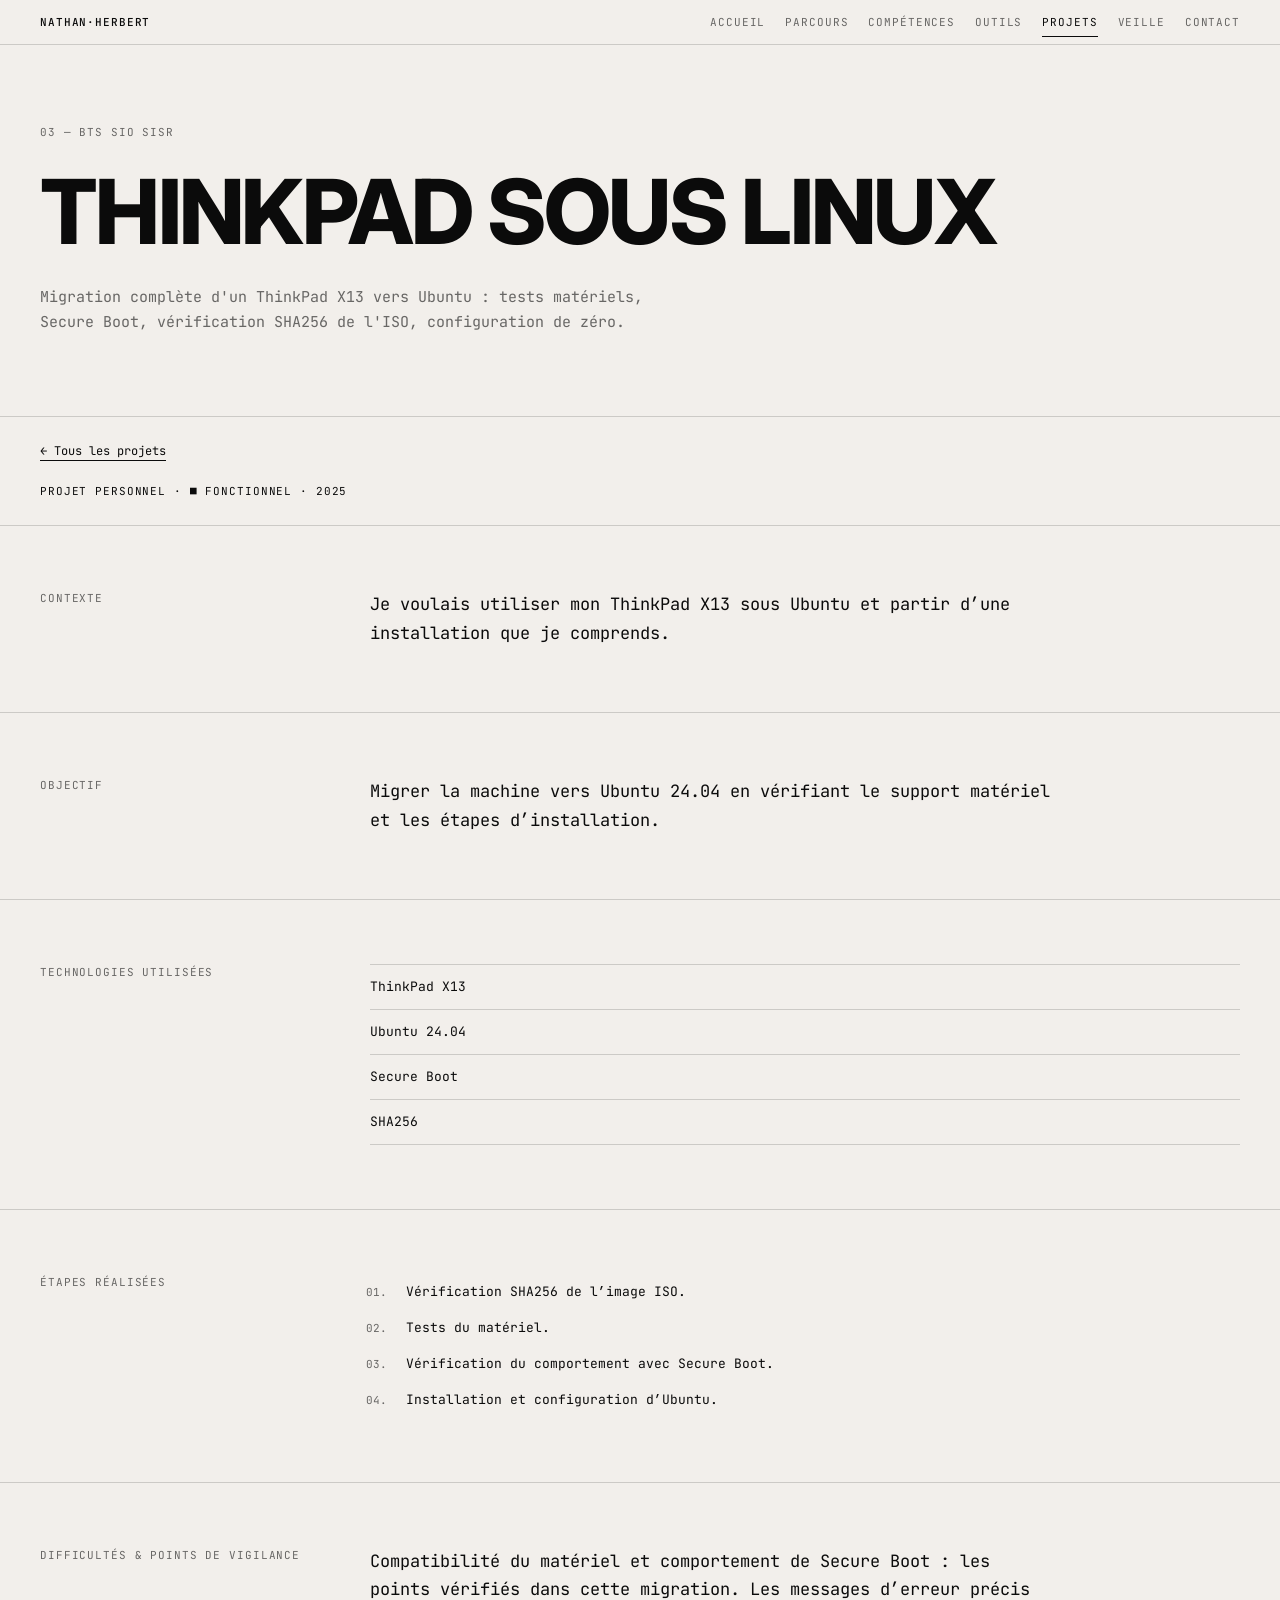
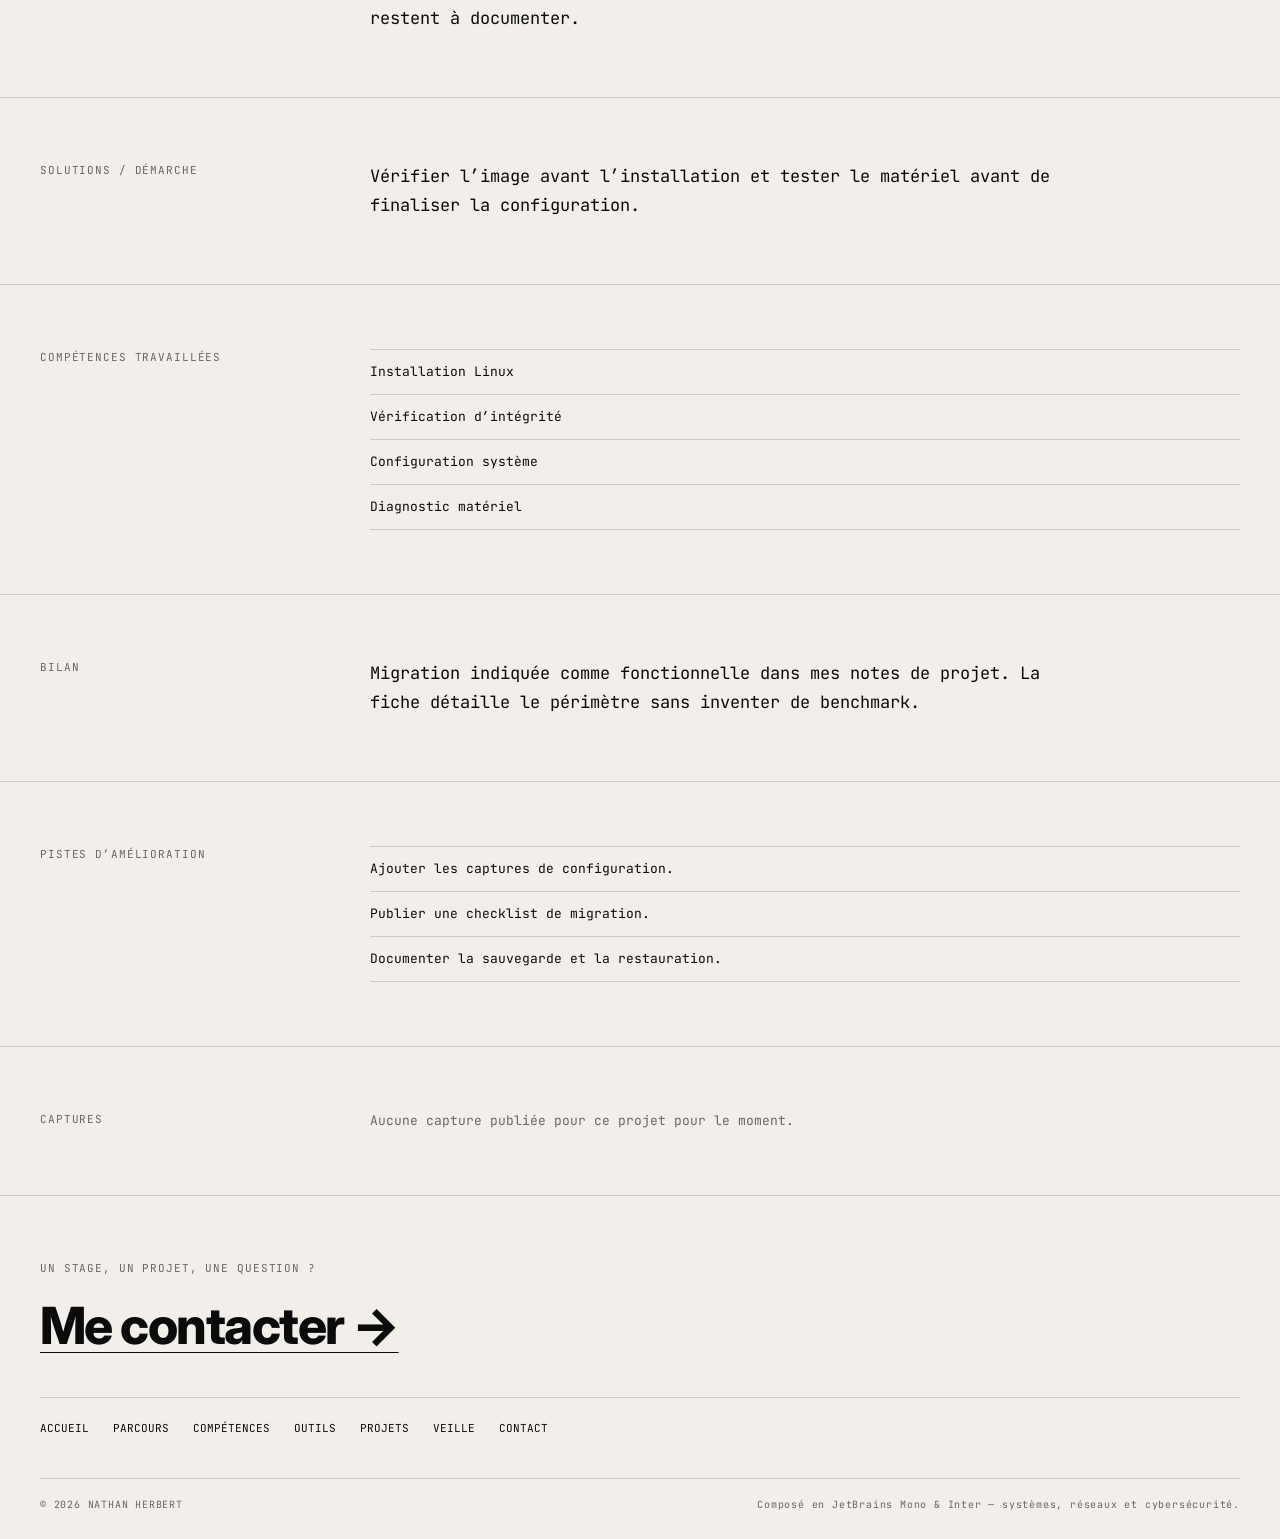
<file: projets/thinkpad-linux/index.html>
<!doctype html>
<html lang="fr">
  <head>
    <meta charset="UTF-8">
    <meta name="viewport" content="width=device-width, initial-scale=1.0">
    <meta name="description" content="Migration complète d'un ThinkPad X13 vers Ubuntu : tests matériels, Secure Boot, vérification SHA256 de l'ISO, configuration de zéro.">
    <meta property="og:title" content="ThinkPad sous Linux | Portfolio Nathan Herbert">
    <meta property="og:description" content="Migration complète d'un ThinkPad X13 vers Ubuntu : tests matériels, Secure Boot, vérification SHA256 de l'ISO, configuration de zéro.">
    <meta property="og:type" content="website">
    <meta property="og:locale" content="fr_FR">
    <meta property="og:site_name" content="Portfolio Nathan Herbert">
    <link rel="icon" type="image/svg+xml" href="../../assets/favicon.svg">
    <meta name="theme-color" content="#f2efeb">
    <title>ThinkPad sous Linux | Portfolio Nathan Herbert</title>
    <link rel="preconnect" href="https://fonts.googleapis.com">
    <link rel="preconnect" href="https://fonts.gstatic.com" crossorigin="">
    <link href="https://fonts.googleapis.com/css2?family=Inter:opsz,wght@14..32,100..900&amp;family=JetBrains+Mono:ital,wght@0,100..800;1,100..800&amp;display=swap" rel="stylesheet">
    <link rel="stylesheet" href="../../assets/style.css">
    <script src="../../assets/site.js" defer=""></script>
  </head>
  <body>
    <header class="fixed inset-x-0 top-0 z-50 border-b bg-paper">
      <a href="#main-content" class="skip-link">Aller au contenu</a>
      <div class="flex h-11 items-center justify-between gap-4 px-5 text-11px tracking-wide tablet-px-10">
        <a class="shrink-0 font-medium hover-underline" href="../../index.html">NATHAN·HERBERT</a>
        <nav aria-label="Navigation principale" class="hidden items-center gap-5 desktop-flex header-navigation">
          <a class="nav-link" href="../../index.html">Accueil</a>
          <a class="nav-link" href="../../parcours/index.html">Parcours</a>
          <a class="nav-link" href="../../competences/index.html">Compétences</a>
          <a class="nav-link" href="../../outils/index.html">Outils</a>
          <a aria-current="page" class="nav-link nav-active" href="../../projets/index.html">Projets</a>
          <a class="nav-link" href="../../veille/index.html">Veille</a>
          <a class="nav-link" href="../../contact/index.html">Contact</a>
        </nav>
        <span class="hidden shrink-0 tabular-nums text-muted small-inline desktop-hidden wide-inline">Île-de-France — <time data-clock=""></time></span>
        <button type="button" aria-expanded="false" aria-controls="mobile-navigation" class="border px-3 py-1 uppercase desktop-hidden" hidden="" data-label-closed="Menu" data-label-open="Fermer">Menu</button>
      </div>
    </header>
    <main id="main-content" tabindex="-1" class="page-shell">
      <div class="page-heading">
        <p class="eyebrow">03 — BTS SIO SISR</p>
        <h1 class="display-title">ThinkPad sous Linux</h1>
        <p class="page-intro">Migration complète d'un ThinkPad X13 vers Ubuntu : tests matériels, Secure Boot, vérification SHA256 de l'ISO, configuration de zéro.</p>
      </div>
      <div class="page-heading border-t compact-section">
        <a class="text-link" href="../../projets/index.html">← Tous les projets</a>
        <p class="mt-5 text-11px uppercase tracking-wide">Projet personnel · ■ Fonctionnel · 2025</p>
      </div>
      <section class="editorial-section">
        <h2 class="eyebrow">Contexte</h2>
        <div>
          <p class="reading-copy">Je voulais utiliser mon ThinkPad X13 sous Ubuntu et partir d’une installation que je comprends.</p>
        </div>
      </section>
      <section class="editorial-section">
        <h2 class="eyebrow">Objectif</h2>
        <div>
          <p class="reading-copy">Migrer la machine vers Ubuntu 24.04 en vérifiant le support matériel et les étapes d’installation.</p>
        </div>
      </section>
      <section class="editorial-section">
        <h2 class="eyebrow">Technologies utilisées</h2>
        <div>
          <ul class="ruled-list">
            <li>ThinkPad X13</li>
            <li>Ubuntu 24.04</li>
            <li>Secure Boot</li>
            <li>SHA256</li>
          </ul>
        </div>
      </section>
      <section class="editorial-section">
        <h2 class="eyebrow">Étapes réalisées</h2>
        <div>
          <ol class="numbered-list">
            <li>Vérification SHA256 de l’image ISO.</li>
            <li>Tests du matériel.</li>
            <li>Vérification du comportement avec Secure Boot.</li>
            <li>Installation et configuration d’Ubuntu.</li>
          </ol>
        </div>
      </section>
      <section class="editorial-section">
        <h2 class="eyebrow">Difficultés &amp; points de vigilance</h2>
        <div>
          <p class="reading-copy">Compatibilité du matériel et comportement de Secure Boot : les points vérifiés dans cette migration. Les messages d’erreur précis restent à documenter.</p>
        </div>
      </section>
      <section class="editorial-section">
        <h2 class="eyebrow">Solutions / démarche</h2>
        <div>
          <p class="reading-copy">Vérifier l’image avant l’installation et tester le matériel avant de finaliser la configuration.</p>
        </div>
      </section>
      <section class="editorial-section">
        <h2 class="eyebrow">Compétences travaillées</h2>
        <div>
          <ul class="ruled-list">
            <li>Installation Linux</li>
            <li>Vérification d’intégrité</li>
            <li>Configuration système</li>
            <li>Diagnostic matériel</li>
          </ul>
        </div>
      </section>
      <section class="editorial-section">
        <h2 class="eyebrow">Bilan</h2>
        <div>
          <p class="reading-copy">Migration indiquée comme fonctionnelle dans mes notes de projet. La fiche détaille le périmètre sans inventer de benchmark.</p>
        </div>
      </section>
      <section class="editorial-section">
        <h2 class="eyebrow">Pistes d’amélioration</h2>
        <div>
          <ul class="ruled-list">
            <li>Ajouter les captures de configuration.</li>
            <li>Publier une checklist de migration.</li>
            <li>Documenter la sauvegarde et la restauration.</li>
          </ul>
        </div>
      </section>
      <section class="editorial-section">
        <h2 class="eyebrow">Captures</h2>
        <p class="text-muted">Aucune capture publiée pour ce projet pour le moment.</p>
      </section>
    </main>
    <footer class="site-footer">
      <p class="eyebrow">Un stage, un projet, une question ?</p>
      <a class="font-display mt-4 inline-block footer-title-size font-bold-display leading-tight tracking-tight underline decoration-1 underline-offset-8" href="../../contact/index.html">Me contacter →</a>
      <nav aria-label="Portfolio Nathan Herbert" class="mt-10 flex flex-wrap gap-x-6 gap-y-3 border-t pt-5">
        <a class="text-11px uppercase hover-underline" href="../../index.html">Accueil</a>
        <a class="text-11px uppercase hover-underline" href="../../parcours/index.html">Parcours</a>
        <a class="text-11px uppercase hover-underline" href="../../competences/index.html">Compétences</a>
        <a class="text-11px uppercase hover-underline" href="../../outils/index.html">Outils</a>
        <a class="text-11px uppercase hover-underline" href="../../projets/index.html">Projets</a>
        <a class="text-11px uppercase hover-underline" href="../../veille/index.html">Veille</a>
        <a class="text-11px uppercase hover-underline" href="../../contact/index.html">Contact</a>
      </nav>
      <div class="mt-10 flex flex-wrap justify-between gap-3 border-t pt-4 text-10px tracking-wide text-muted">
        <span>© 2026 NATHAN HERBERT</span>
        <span>Composé en JetBrains Mono &amp; Inter — systèmes, réseaux et cybersécurité.</span>
      </div>
    </footer>
  </body>
</html>
</file>
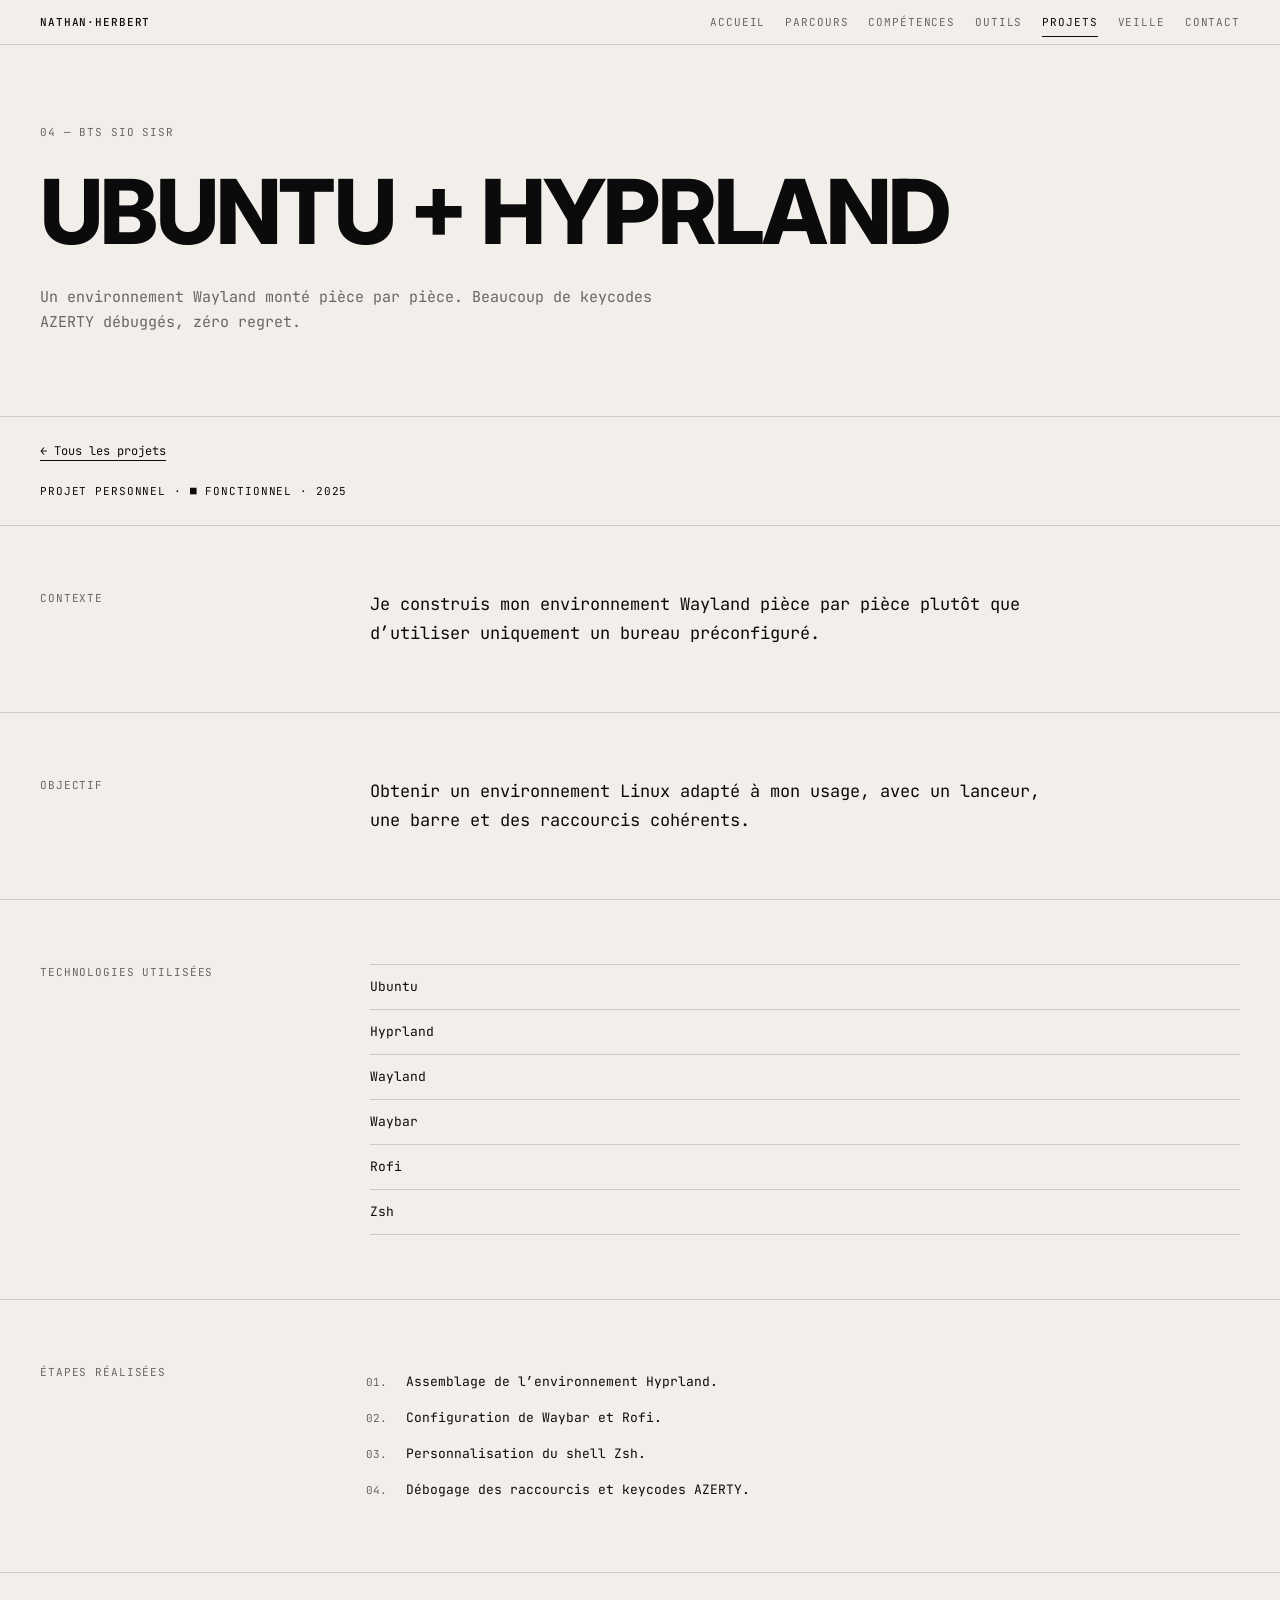
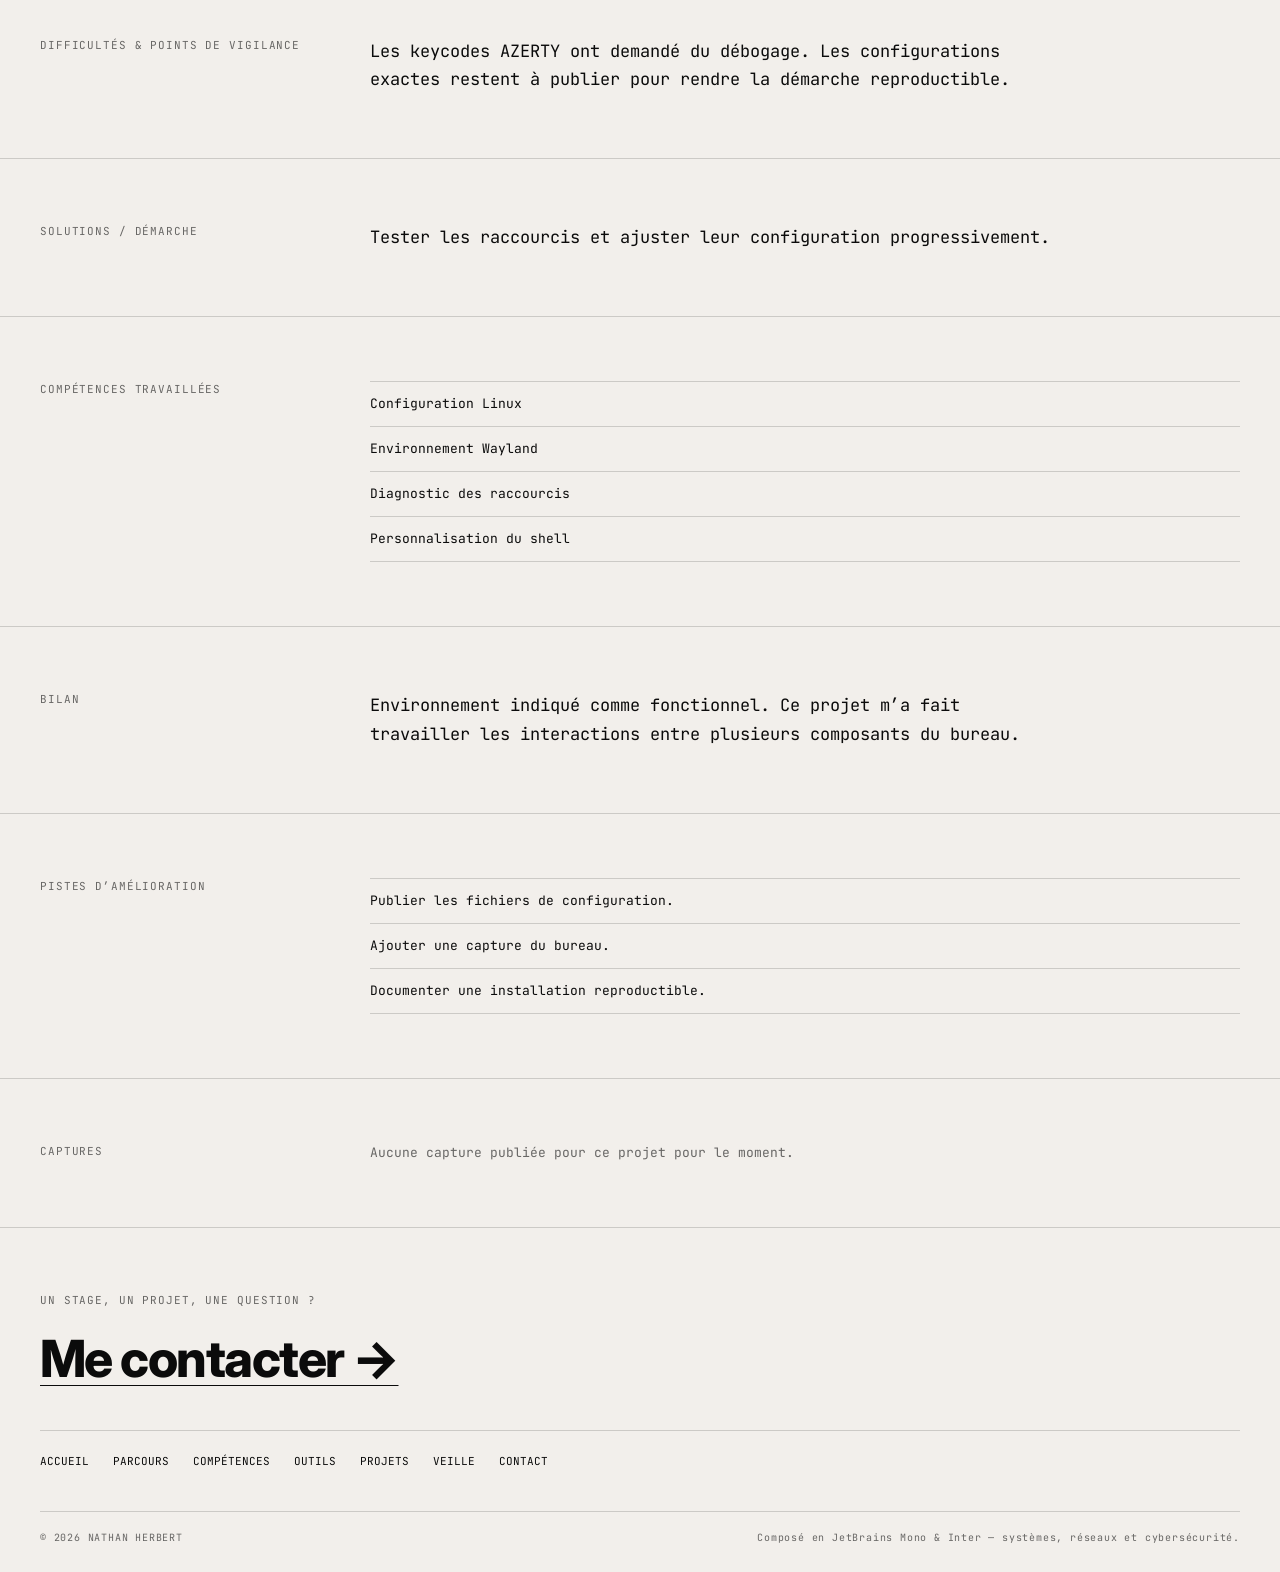
<file: projets/ubuntu-hyprland/index.html>
<!doctype html>
<html lang="fr">
  <head>
    <meta charset="UTF-8">
    <meta name="viewport" content="width=device-width, initial-scale=1.0">
    <meta name="description" content="Un environnement Wayland monté pièce par pièce. Beaucoup de keycodes AZERTY débuggés, zéro regret.">
    <meta property="og:title" content="Ubuntu + Hyprland | Portfolio Nathan Herbert">
    <meta property="og:description" content="Un environnement Wayland monté pièce par pièce. Beaucoup de keycodes AZERTY débuggés, zéro regret.">
    <meta property="og:type" content="website">
    <meta property="og:locale" content="fr_FR">
    <meta property="og:site_name" content="Portfolio Nathan Herbert">
    <link rel="icon" type="image/svg+xml" href="../../assets/favicon.svg">
    <meta name="theme-color" content="#f2efeb">
    <title>Ubuntu + Hyprland | Portfolio Nathan Herbert</title>
    <link rel="preconnect" href="https://fonts.googleapis.com">
    <link rel="preconnect" href="https://fonts.gstatic.com" crossorigin="">
    <link href="https://fonts.googleapis.com/css2?family=Inter:opsz,wght@14..32,100..900&amp;family=JetBrains+Mono:ital,wght@0,100..800;1,100..800&amp;display=swap" rel="stylesheet">
    <link rel="stylesheet" href="../../assets/style.css">
    <script src="../../assets/site.js" defer=""></script>
  </head>
  <body>
    <header class="fixed inset-x-0 top-0 z-50 border-b bg-paper">
      <a href="#main-content" class="skip-link">Aller au contenu</a>
      <div class="flex h-11 items-center justify-between gap-4 px-5 text-11px tracking-wide tablet-px-10">
        <a class="shrink-0 font-medium hover-underline" href="../../index.html">NATHAN·HERBERT</a>
        <nav aria-label="Navigation principale" class="hidden items-center gap-5 desktop-flex header-navigation">
          <a class="nav-link" href="../../index.html">Accueil</a>
          <a class="nav-link" href="../../parcours/index.html">Parcours</a>
          <a class="nav-link" href="../../competences/index.html">Compétences</a>
          <a class="nav-link" href="../../outils/index.html">Outils</a>
          <a aria-current="page" class="nav-link nav-active" href="../../projets/index.html">Projets</a>
          <a class="nav-link" href="../../veille/index.html">Veille</a>
          <a class="nav-link" href="../../contact/index.html">Contact</a>
        </nav>
        <span class="hidden shrink-0 tabular-nums text-muted small-inline desktop-hidden wide-inline">Île-de-France — <time data-clock=""></time></span>
        <button type="button" aria-expanded="false" aria-controls="mobile-navigation" class="border px-3 py-1 uppercase desktop-hidden" hidden="" data-label-closed="Menu" data-label-open="Fermer">Menu</button>
      </div>
    </header>
    <main id="main-content" tabindex="-1" class="page-shell">
      <div class="page-heading">
        <p class="eyebrow">04 — BTS SIO SISR</p>
        <h1 class="display-title">Ubuntu + Hyprland</h1>
        <p class="page-intro">Un environnement Wayland monté pièce par pièce. Beaucoup de keycodes AZERTY débuggés, zéro regret.</p>
      </div>
      <div class="page-heading border-t compact-section">
        <a class="text-link" href="../../projets/index.html">← Tous les projets</a>
        <p class="mt-5 text-11px uppercase tracking-wide">Projet personnel · ■ Fonctionnel · 2025</p>
      </div>
      <section class="editorial-section">
        <h2 class="eyebrow">Contexte</h2>
        <div>
          <p class="reading-copy">Je construis mon environnement Wayland pièce par pièce plutôt que d’utiliser uniquement un bureau préconfiguré.</p>
        </div>
      </section>
      <section class="editorial-section">
        <h2 class="eyebrow">Objectif</h2>
        <div>
          <p class="reading-copy">Obtenir un environnement Linux adapté à mon usage, avec un lanceur, une barre et des raccourcis cohérents.</p>
        </div>
      </section>
      <section class="editorial-section">
        <h2 class="eyebrow">Technologies utilisées</h2>
        <div>
          <ul class="ruled-list">
            <li>Ubuntu</li>
            <li>Hyprland</li>
            <li>Wayland</li>
            <li>Waybar</li>
            <li>Rofi</li>
            <li>Zsh</li>
          </ul>
        </div>
      </section>
      <section class="editorial-section">
        <h2 class="eyebrow">Étapes réalisées</h2>
        <div>
          <ol class="numbered-list">
            <li>Assemblage de l’environnement Hyprland.</li>
            <li>Configuration de Waybar et Rofi.</li>
            <li>Personnalisation du shell Zsh.</li>
            <li>Débogage des raccourcis et keycodes AZERTY.</li>
          </ol>
        </div>
      </section>
      <section class="editorial-section">
        <h2 class="eyebrow">Difficultés &amp; points de vigilance</h2>
        <div>
          <p class="reading-copy">Les keycodes AZERTY ont demandé du débogage. Les configurations exactes restent à publier pour rendre la démarche reproductible.</p>
        </div>
      </section>
      <section class="editorial-section">
        <h2 class="eyebrow">Solutions / démarche</h2>
        <div>
          <p class="reading-copy">Tester les raccourcis et ajuster leur configuration progressivement.</p>
        </div>
      </section>
      <section class="editorial-section">
        <h2 class="eyebrow">Compétences travaillées</h2>
        <div>
          <ul class="ruled-list">
            <li>Configuration Linux</li>
            <li>Environnement Wayland</li>
            <li>Diagnostic des raccourcis</li>
            <li>Personnalisation du shell</li>
          </ul>
        </div>
      </section>
      <section class="editorial-section">
        <h2 class="eyebrow">Bilan</h2>
        <div>
          <p class="reading-copy">Environnement indiqué comme fonctionnel. Ce projet m’a fait travailler les interactions entre plusieurs composants du bureau.</p>
        </div>
      </section>
      <section class="editorial-section">
        <h2 class="eyebrow">Pistes d’amélioration</h2>
        <div>
          <ul class="ruled-list">
            <li>Publier les fichiers de configuration.</li>
            <li>Ajouter une capture du bureau.</li>
            <li>Documenter une installation reproductible.</li>
          </ul>
        </div>
      </section>
      <section class="editorial-section">
        <h2 class="eyebrow">Captures</h2>
        <p class="text-muted">Aucune capture publiée pour ce projet pour le moment.</p>
      </section>
    </main>
    <footer class="site-footer">
      <p class="eyebrow">Un stage, un projet, une question ?</p>
      <a class="font-display mt-4 inline-block footer-title-size font-bold-display leading-tight tracking-tight underline decoration-1 underline-offset-8" href="../../contact/index.html">Me contacter →</a>
      <nav aria-label="Portfolio Nathan Herbert" class="mt-10 flex flex-wrap gap-x-6 gap-y-3 border-t pt-5">
        <a class="text-11px uppercase hover-underline" href="../../index.html">Accueil</a>
        <a class="text-11px uppercase hover-underline" href="../../parcours/index.html">Parcours</a>
        <a class="text-11px uppercase hover-underline" href="../../competences/index.html">Compétences</a>
        <a class="text-11px uppercase hover-underline" href="../../outils/index.html">Outils</a>
        <a class="text-11px uppercase hover-underline" href="../../projets/index.html">Projets</a>
        <a class="text-11px uppercase hover-underline" href="../../veille/index.html">Veille</a>
        <a class="text-11px uppercase hover-underline" href="../../contact/index.html">Contact</a>
      </nav>
      <div class="mt-10 flex flex-wrap justify-between gap-3 border-t pt-4 text-10px tracking-wide text-muted">
        <span>© 2026 NATHAN HERBERT</span>
        <span>Composé en JetBrains Mono &amp; Inter — systèmes, réseaux et cybersécurité.</span>
      </div>
    </footer>
  </body>
</html>
</file>
<file: assets/style.css>
/* Base et styles communs */
*, *::before, *::after {
  box-sizing: border-box;
  border: 0 solid var(--line);
}

html {
  -webkit-text-size-adjust: 100%;
}

body, h1, h2, h3, p, dl, dd, ul, ol, fieldset {
  margin: 0;
}

ul, ol, fieldset {
  padding: 0;
}

ul, ol {
  list-style: none;
}

h1, h2, h3 {
  font: inherit;
}

a {
  color: inherit;
  text-decoration: none;
}

button, input, textarea {
  padding: 0;
  font: inherit;
  letter-spacing: inherit;
  color: inherit;
  background: transparent;
}

button {
  cursor: pointer;
}

button:disabled {
  cursor: default;
}

fieldset {
  min-width: 0;
}

textarea {
  resize: vertical;
}

input::placeholder, textarea::placeholder {
  color: #9ca3af;
}

[hidden] {
  display: none !important;
}

/* Le menu reste accessible sur mobile lorsque JavaScript est désactivé. */
@media (max-width: 1023px) {
  header:not([data-menu-ready]) .header-navigation {
    display: flex;
    flex-wrap: wrap;
    gap: 4px 16px;
    padding: 0 20px 8px;
  }

  header:not([data-menu-ready]) {
    position: sticky;
  }
}

.spotlight-alternate {
  clip-path: circle(0 at 60% 40%);
}

.terminal-body {
  overflow-wrap: anywhere;
}

.glitch-word [aria-hidden="true"] {
  display: inline;
}

:root {
  --paper: #f2efeb;
  --ink: #0b0b0b;
  --ink-60: rgba(11, 11, 11, 0.6);
  --ink-40: rgba(11, 11, 11, 0.4);
  --ink-24: rgba(11, 11, 11, 0.24);
  --line: rgba(11, 11, 11, 0.16);
  --green: #00ff00;
  --term: #0b0b0b;
}

* {
  border-color: var(--line);
}

html {
  scroll-behavior: smooth;
}

body {
  background: var(--paper);
  color: var(--ink);
  font-family: 'JetBrains Mono', ui-monospace, monospace;
  font-feature-settings: 'onum' 1, 'liga' 1, 'calt' 1;
  font-size: 13px;
  line-height: 20px;
  -webkit-font-smoothing: antialiased;
}

main:focus {
  outline: none;
}

h1, h2, h3, p, li, dd {
  overflow-wrap: anywhere;
}

[id] {
  scroll-margin-top: 64px;
}

::selection {
  background: var(--ink);
  color: var(--green);
}

:focus-visible {
  outline: 2px solid var(--ink);
  outline-offset: 3px;
}

a {
  text-underline-offset: 3px;
}

.nav-link { padding: 4px 0; color: var(--ink-60); text-transform: uppercase; border-bottom: 1px solid transparent; }

.nav-link:hover, .nav-link:focus-visible, .nav-active { color: var(--ink); border-bottom-color: var(--ink); }

.mobile-navigation { display: grid; max-height: calc(100svh - 44px); overflow-y: auto; border-top: 1px solid var(--line); padding: 16px 20px; }

.mobile-navigation .nav-link { padding: 14px 0; border-bottom: 1px solid var(--line); }

.mobile-navigation .nav-active { font-weight: 700; }

.skip-link { position: absolute; top: 4px; left: 20px; transform: translateY(-200%); padding: 8px; background: var(--ink); color: var(--paper); }

.skip-link:focus { transform: translateY(0); z-index: 60; }

.stage-section :focus-visible { outline-color: var(--green); }

.terminal-input:focus-visible { outline: 1px solid var(--green); outline-offset: 2px; }

.page-shell {
  padding-top: 44px;
  min-height: 75svh;
}

.page-heading {
  padding: 64px 20px;
}

.eyebrow {
  font-size: 11px;
  line-height: 1.6;
  letter-spacing: 0.08em;
  text-transform: uppercase;
  color: var(--ink-60);
}

.display-title, .section-title {
  font-family: 'Inter', system-ui, sans-serif;
  font-weight: 780;
  letter-spacing: -0.03em;
  line-height: 1.02;
}

.display-title {
  margin-top: 24px;
  font-size: clamp(38px, 7vw, 100px);
  text-transform: uppercase;
}

.section-title {
  font-size: clamp(24px, 3vw, 38px);
}

.page-intro, .reading-copy {
  max-width: 68ch;
  font-size: 15px;
  line-height: 1.7;
}

.page-intro {
  margin-top: 28px;
  color: var(--ink-60);
}

.editorial-section {
  display: grid;
  gap: 32px;
  padding: 48px 20px;
  border-top: 1px solid var(--line);
}

.editorial-section > * {
  min-width: 0;
}

.text-link {
  font-size: 12px;
  text-decoration: underline;
  text-underline-offset: 5px;
}

.text-link:hover, .text-link:focus-visible {
  background: var(--ink);
  color: var(--green);
}

.tag-list {
  display: flex;
  flex-wrap: wrap;
  gap: 8px 20px;
  font-size: 12px;
  color: var(--ink-60);
}

.tag-list li {
  border-bottom: 1px solid var(--line);
  padding-bottom: 4px;
}

.ruled-list li {
  border-top: 1px solid var(--line);
  padding: 12px 0;
}

.ruled-list li:last-child {
  border-bottom: 1px solid var(--line);
}

.numbered-list {
  padding-left: 24px;
  list-style: decimal-leading-zero;
}

.numbered-list li {
  padding: 8px 0 8px 12px;
}

.numbered-list li::marker {
  color: var(--ink-60);
  font-size: 11px;
}

.project-row {
  display: block;
  border-top: 1px solid var(--line);
  padding: 28px 20px;
  transition: background-color 150ms, color 150ms;
}

.project-row:last-child {
  border-bottom: 1px solid var(--line);
}

.project-muted { color: var(--ink-40); }

.project-description { color: var(--ink-60); }

.project-row:hover, .project-row:focus-visible { background: var(--ink); color: var(--paper); }

.project-row:hover .project-muted, .project-row:focus-visible .project-muted { color: var(--green); }

.project-row:hover .project-description, .project-row:focus-visible .project-description { color: rgba(255,255,255,0.7); }

.site-footer {
  border-top: 1px solid var(--line);
  padding: 48px 20px 24px;
}

.hero-footer {
  display: grid;
  grid-template-columns: minmax(0, 1fr) auto;
  align-items: end;
  gap: 20px;
}

.hero-availability {
  grid-column: 1 / -1;
  grid-row: 1;
  text-align: center;
}

.hero-footer > span:last-child {
  text-align: right;
}

.form-field {
  display: block;
  width: 100%;
  min-width: 0;
  border: 1px solid var(--line);
  border-radius: 0;
  background: transparent;
  padding: 12px;
  margin-top: 8px;
  font-size: 16px;
  line-height: 1.5;
}

.form-field[aria-invalid="true"] { border-color: var(--ink); border-left-width: 3px; }

.form-error { margin-top: 8px; font-size: 12px; }

.form-button { border: 1px solid var(--ink); padding: 12px 24px; background: var(--ink); color: var(--paper); transition: color 150ms; }

.form-button:hover, .form-button:focus-visible { color: var(--green); }

.form-button:disabled { opacity: 0.6; cursor: wait; }

.form-notice { border-left: 2px solid var(--ink); padding-left: 16px; font-size: 12px; line-height: 1.7; }

@media (min-width: 768px) {
  .page-heading { padding: 80px 40px; }
  .editorial-section { grid-template-columns: minmax(220px, 1fr) minmax(0, 3fr); gap: 40px; padding: 64px 40px; }
  .site-footer { padding: 64px 40px 24px; }
  .project-row { padding: 36px 40px; }
  .reading-copy { font-size: 17px; }
  .form-field { font-size: 13px; }
  .hero-footer { grid-template-columns: minmax(0, 1fr) auto minmax(0, 1fr); }
  .hero-availability { grid-column: 2; grid-row: auto; }
}

.spotlight-pattern {
  position: absolute;
  inset: 0;
  overflow: hidden;
  padding-top: 60px;
  color: var(--ink);
  opacity: 0.035;
  font-size: clamp(18px, 2.4vw, 32px);
  font-weight: 700;
  line-height: 1.8;
  letter-spacing: 0.16em;
  white-space: nowrap;
  pointer-events: none;
  user-select: none;
}

.spotlight-pattern > div:nth-child(even) {
  transform: translateX(-5ch);
}

.spotlight-secondary,
.spotlight-hint {
  color: var(--ink-60);
}

.spotlight-hint { bottom: 80px; }

@media (max-width: 767px) {
  .spotlight-hint { bottom: 124px; }
}

.spotlight-alternate {
  background: var(--ink);
  color: var(--green);
}

.spotlight-alternate .spotlight-pattern {
  color: var(--green);
  opacity: 0.1;
}

.spotlight-alternate .spotlight-secondary,
.spotlight-alternate .spotlight-hint {
  color: var(--green);
}

@media (pointer: coarse), (prefers-reduced-motion: reduce) {
  .spotlight-hint {
    display: none;
  }
}

.font-display {
  font-family: 'Inter', system-ui, sans-serif;
  font-feature-settings: 'ss01' 1;
}

.caret-blink {
  animation: caret-blink 1.1s step-start infinite;
}

.chunk-in {
  animation: chunk-in 600ms cubic-bezier(0.16, 1, 0.3, 1) both;
}

.rise-in {
  animation: rise-in 800ms cubic-bezier(0.16, 1, 0.3, 1) both;
}

@keyframes caret-blink {
  0%,
  100% {
    opacity: 1;
  }
  50% {
    opacity: 0;
  }
}

@keyframes chunk-in {
  from {
    opacity: 0;
    transform: translateY(6px);
  }
  to {
    opacity: 1;
    transform: translateY(0);
  }
}

@keyframes rise-in {
  from {
    opacity: 0;
    transform: translateY(10px);
  }
  to {
    opacity: 1;
    transform: translateY(0);
  }
}

@media (prefers-reduced-motion: reduce) {
  .caret-blink,
  .chunk-in,
  .rise-in {
    animation: none;
  }
  html {
    scroll-behavior: auto;
  }
}

/* Espacement, disposition et typographie */
.sr-only {
  position: absolute;
  width: 1px;
  height: 1px;
  padding: 0;
  margin: -1px;
  overflow: hidden;
  clip: rect(0, 0, 0, 0);
  white-space: nowrap;
  border-width: 0;
}

.pointer-events-none {
  pointer-events: none;
}

.fixed {
  position: fixed;
}

.absolute {
  position: absolute;
}

.relative {
  position: relative;
}

.inset-0 {
  inset: 0;
}

.inset-x-0 {
  left: 0;
  right: 0;
}

.left-half {
  left: 50%;
}

.top-0 {
  top: 0;
}

.z-50 {
  z-index: 50;
}

.mb-2 {
  margin-bottom: .5rem;
}

.mb-6 {
  margin-bottom: 1.5rem;
}

.mb-8 {
  margin-bottom: 2rem;
}

.ml-3 {
  margin-left: .75rem;
}

.ml-auto {
  margin-left: auto;
}

.mr-2 {
  margin-right: .5rem;
}

.mr-3 {
  margin-right: .75rem;
}

.mr-4 {
  margin-right: 1rem;
}

.mt-10 {
  margin-top: 2.5rem;
}

.mt-2 {
  margin-top: .5rem;
}

.mt-3 {
  margin-top: .75rem;
}

.mt-4 {
  margin-top: 1rem;
}

.mt-5 {
  margin-top: 1.25rem;
}

.mt-6 {
  margin-top: 1.5rem;
}

.mt-8 {
  margin-top: 2rem;
}

.inline-block {
  display: inline-block;
}

.flex {
  display: flex;
}

.hidden {
  display: none;
}

.h-11 {
  height: 2.75rem;
}

.h-10px {
  height: .625rem;
}

.terminal-height {
  height: 340px;
}

.hero-height {
  min-height: max(560px, 100svh);
}

.w-10px {
  width: .625rem;
}

.w-full {
  width: 100%;
}

.min-w-0 {
  min-width: 0px;
}

.max-w-16ch {
  max-width: 16ch;
}

.max-w-46ch {
  max-width: 46ch;
}

.max-w-62ch {
  max-width: 62ch;
}

.max-w-76ch {
  max-width: 76ch;
}

.shrink-0 {
  flex-shrink: 0;
}

.translate-x-center {
  transform: translateX(-50%);
}

.cursor-default {
  cursor: default;
}

.cursor-text {
  cursor: text;
}

.resize-y {
  resize: vertical;
}

.flex-col {
  flex-direction: column;
}

.flex-wrap {
  flex-wrap: wrap;
}

.items-center {
  align-items: center;
}

.items-baseline {
  align-items: baseline;
}

.justify-between {
  justify-content: space-between;
}

.gap-2 {
  gap: .5rem;
}

.gap-3 {
  gap: .75rem;
}

.gap-4 {
  gap: 1rem;
}

.gap-5 {
  gap: 1.25rem;
}

.gap-x-6 {
  -moz-column-gap: 1.5rem;
  column-gap: 1.5rem;
}

.gap-x-8 {
  -moz-column-gap: 2rem;
  column-gap: 2rem;
}

.gap-y-2 {
  row-gap: .5rem;
}

.gap-y-3 {
  row-gap: .75rem;
}

.gap-y-4 {
  row-gap: 1rem;
}

.space-y-2 > :not([hidden]) ~ :not([hidden]) {
  margin-top: 0.5rem;
}

.space-y-5 > :not([hidden]) ~ :not([hidden]) {
  margin-top: 1.25rem;
}

.space-y-6 > :not([hidden]) ~ :not([hidden]) {
  margin-top: 1.5rem;
}

.overflow-hidden {
  overflow: hidden;
}

.overflow-y-auto {
  overflow-y: auto;
}

.whitespace-nowrap {
  white-space: nowrap;
}

.whitespace-pre-wrap {
  white-space: pre-wrap;
}

.break-all {
  word-break: break-all;
}

.terminal-rounded {
  border-radius: 10px;
}

.rounded-full {
  border-radius: 9999px;
}

.border {
  border-width: 1px;
}

.border-b {
  border-bottom-width: 1px;
}

.border-t {
  border-top-width: 1px;
}

.border-dashed {
  border-style: dashed;
}

.border-green {
  border-color: var(--green);
}

.border-muted {
  border-color: var(--ink-40);
}

.border-white-10 {
  border-color: #ffffff1a;
}

.bg-terminal {
  background-color: var(--term);
}

.bg-ink {
  background-color: var(--ink);
}

.bg-paper {
  background-color: var(--paper);
}

.bg-transparent {
  background-color: transparent;
}

.bg-white-15 {
  background-color: #ffffff26;
}

.p-4 {
  padding: 1rem;
}

.compact-section {
  padding-top: 1.5rem !important;
  padding-bottom: 1.5rem !important;
}

.px-3 {
  padding-left: .75rem;
  padding-right: .75rem;
}

.px-4 {
  padding-left: 1rem;
  padding-right: 1rem;
}

.px-5 {
  padding-left: 1.25rem;
  padding-right: 1.25rem;
}

.py-1 {
  padding-top: .25rem;
  padding-bottom: .25rem;
}

.py-16 {
  padding-top: 4rem;
  padding-bottom: 4rem;
}

.py-10px {
  padding-top: .625rem;
  padding-bottom: .625rem;
}

.py-5 {
  padding-top: 1.25rem;
  padding-bottom: 1.25rem;
}

.py-8 {
  padding-top: 2rem;
  padding-bottom: 2rem;
}

.pb-1 {
  padding-bottom: .25rem;
}

.pb-8 {
  padding-bottom: 2rem;
}

.hero-name-indent {
  padding-left: .08em;
}

.pt-16 {
  padding-top: 4rem;
}

.pt-24 {
  padding-top: 6rem;
}

.pt-4 {
  padding-top: 1rem;
}

.pt-5 {
  padding-top: 1.25rem;
}

.text-10px {
  font-size: 10px;
}

.text-11px {
  font-size: 11px;
}

.text-12px {
  font-size: 12px;
}

.text-13px {
  font-size: 13px;
}

.text-15px {
  font-size: 15px;
}

.project-title-size {
  font-size: clamp(26px, 4.5vw, 56px);
}

.footer-title-size {
  font-size: clamp(28px, 4vw, 56px);
}

.stage-title-size {
  font-size: clamp(32px, 5vw, 64px);
}

.hero-title-size {
  font-size: clamp(48px, 13vw, 190px);
}

.font-bold-display {
  font-weight: 780;
}

.font-heavy-display {
  font-weight: 850;
}

.font-medium {
  font-weight: 500;
}

.uppercase {
  text-transform: uppercase;
}

.tabular-nums {
  font-variant-numeric: tabular-nums;
}

.leading-5 {
  line-height: 1.25rem;
}

.leading-hero {
  line-height: .85;
}

.leading-display {
  line-height: 1.02;
}

.leading-copy {
  line-height: 1.7;
}

.leading-none {
  line-height: 1;
}

.leading-tight {
  line-height: 1.25;
}

.tracking-tight {
  letter-spacing: -.03em;
}

.tracking-hero {
  letter-spacing: -.04em;
}

.tracking-wide {
  letter-spacing: .08em;
}

.tracking-extra-wide {
  letter-spacing: .2em;
}

.text-terminal-green {
  color: var(--green);
}

.text-green {
  color: var(--green);
}

.text-muted {
  color: var(--ink-60);
}

.text-paper {
  color: var(--paper);
}

.text-white-40 {
  color: #fff6;
}

.text-white-60 {
  color: #fff9;
}

.text-white-70 {
  color: #ffffffb3;
}

.underline {
  text-decoration-line: underline;
}

.decoration-1 {
  text-decoration-thickness: 1px;
}

.underline-offset-4 {
  text-underline-offset: 4px;
}

.underline-offset-8 {
  text-underline-offset: 8px;
}

.caret-green {
  caret-color: #0f0;
}

.terminal-shadow {
  box-shadow: 0 4px 10px rgba(0, 0, 0, 0.12);
}

.transition-colors {
  transition-property: color, background-color, border-color, text-decoration-color, fill, stroke;
  transition-timing-function: cubic-bezier(.4, 0, .2, 1);
  transition-duration: .15s;
}

.duration-150 {
  transition-duration: .15s;
}

.duration-150 {
  animation-duration: .15s;
}

.first-no-border:first-child {
  border-top-width: 0px;
}

.first-no-padding-top:first-child {
  padding-top: 0;
}

.hover-bg-green:hover {
  background-color: var(--green);
}

.hover-text-ink:hover {
  color: var(--ink);
}

.hover-underline:hover {
  text-decoration-line: underline;
}

@media (min-width: 640px) {
  .small-inline {
    display: inline;
  }
}

@media (min-width: 768px) {
  .tablet-ml-0 {
    margin-left: 0;
  }

  .tablet-timeline-indent-large {
    margin-left: 14%;
  }

  .tablet-timeline-indent {
    margin-left: 7%;
  }

  .tablet-terminal-height {
    height: 380px;
  }

  .tablet-px-10 {
    padding-left: 2.5rem;
    padding-right: 2.5rem;
  }

  .tablet-py-24 {
    padding-top: 6rem;
    padding-bottom: 6rem;
  }

  .tablet-pb-10 {
    padding-bottom: 2.5rem;
  }

  .tablet-project-indent {
    padding-left: calc(11px + 1.5rem);
  }

  .tablet-pt-24 {
    padding-top: 6rem;
  }

  .tablet-pt-28 {
    padding-top: 7rem;
  }
}

@media (min-width: 1024px) {
  .desktop-flex {
    display: flex;
  }

  .desktop-hidden {
    display: none;
  }
}

@media (min-width: 1536px) {
  .wide-inline {
    display: inline;
  }
}
</file>
